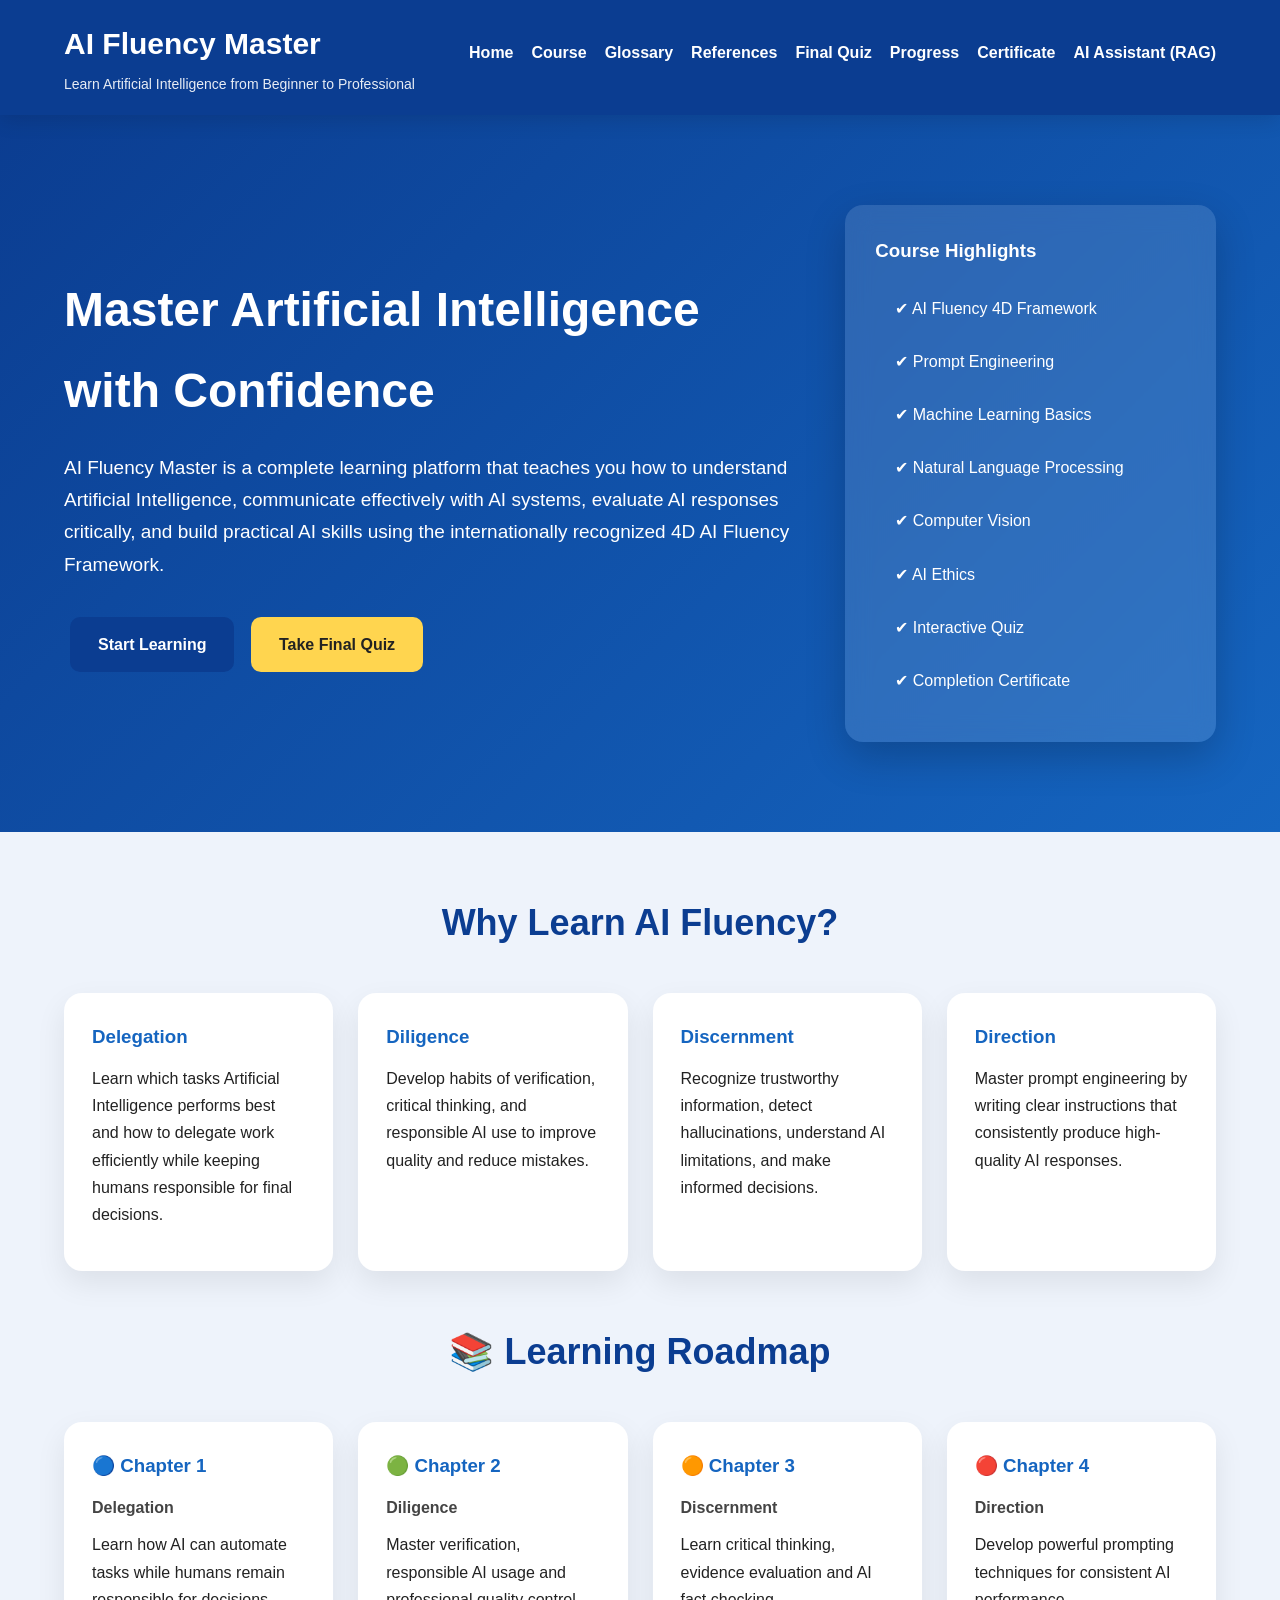
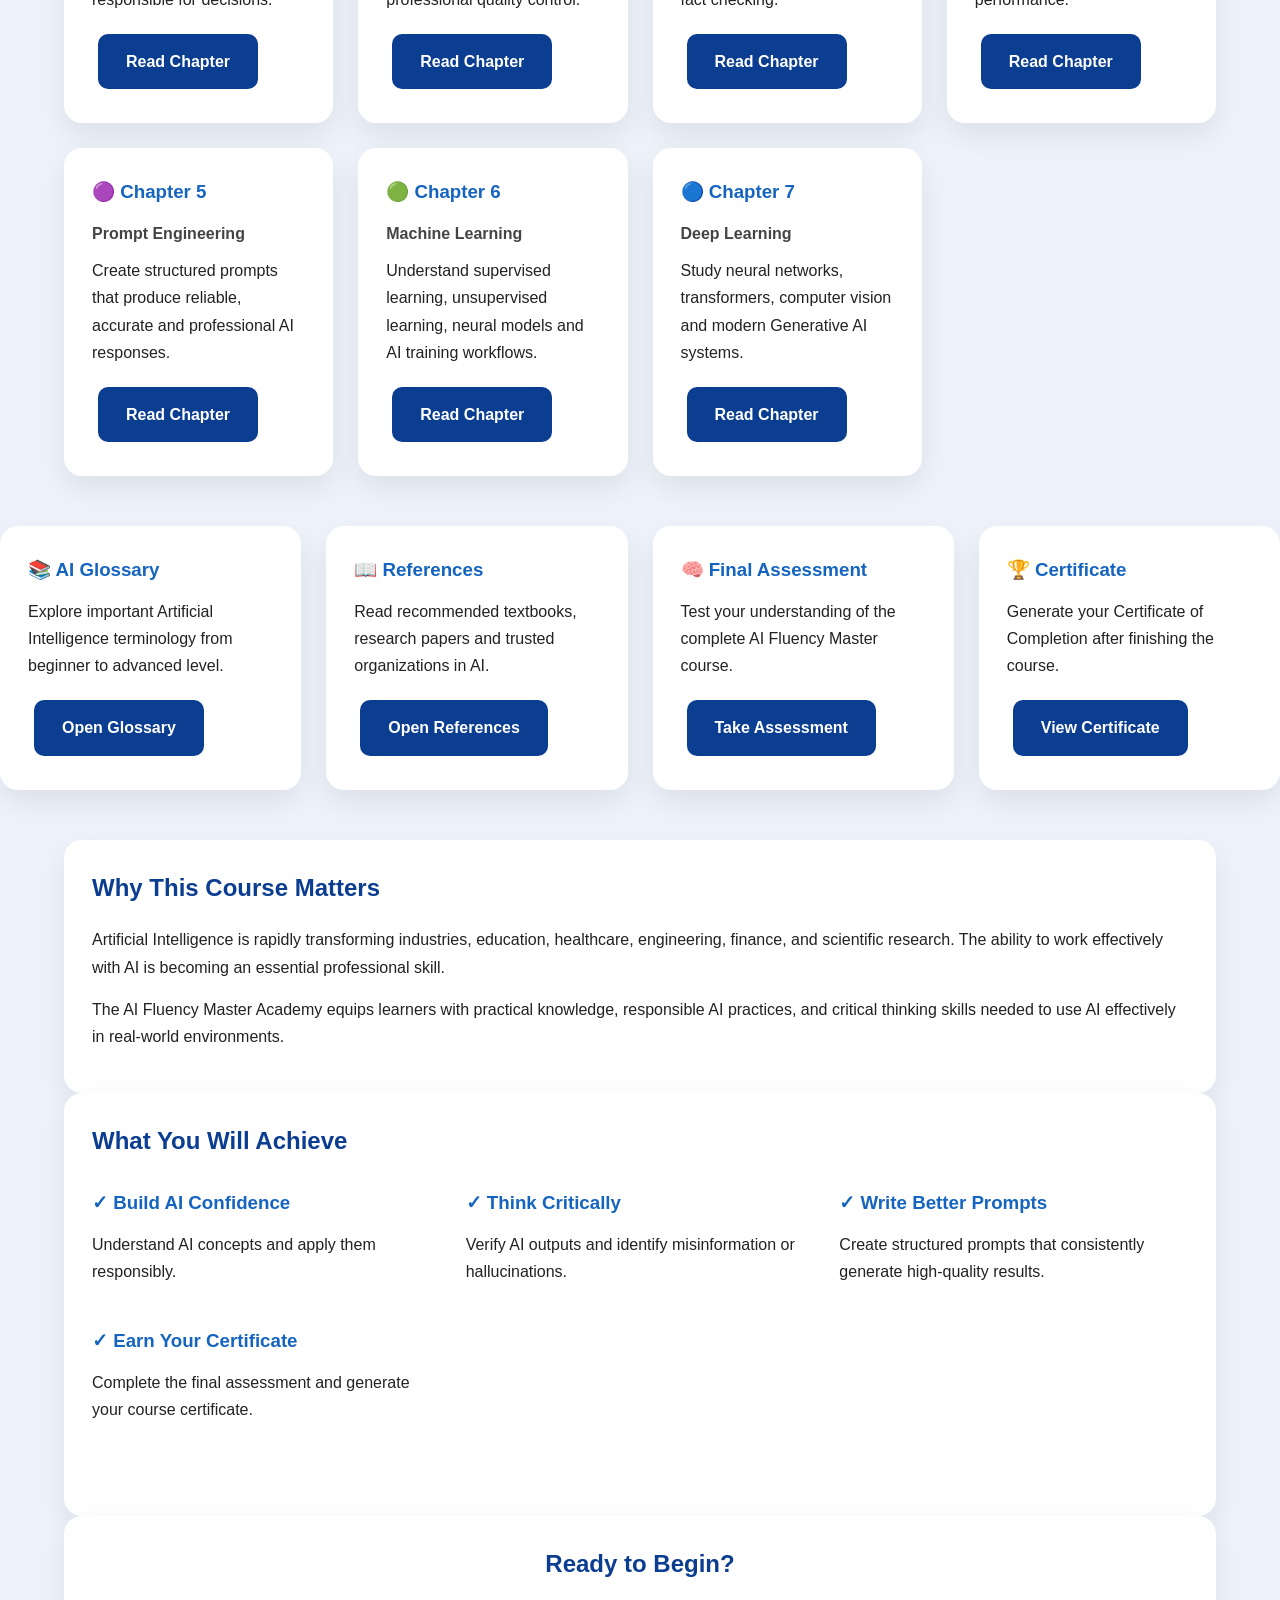
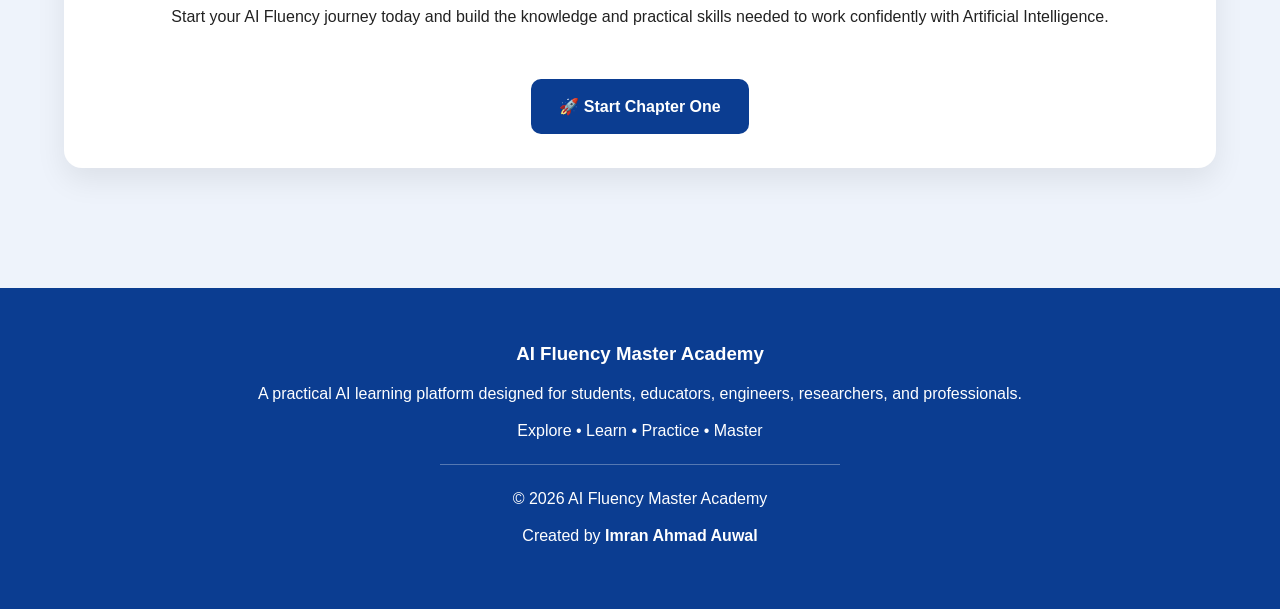
<file: index.html>
<!DOCTYPE html>
<html lang="en">

<head>

<meta charset="UTF-8">

<meta name="viewport"
content="width=device-width, initial-scale=1.0">

<title>AI Fluency Master Academy</title>

<meta name="description"
content="A complete AI learning platform covering AI Fluency, Prompt Engineering, Machine Learning, NLP, Computer Vision and more.">

<link rel="stylesheet" href="css/style.css">
<link rel="stylesheet" href="css/animations.css">
<link rel="stylesheet" href="css/responsive.css">

</head>

<body>

<header class="site-header">

<div class="container">

<div class="logo">

<h1>AI Fluency Master</h1>

<p>Learn Artificial Intelligence from Beginner to Professional</p>

</div>

<nav>

<ul>

<li><a href="index.html">Home</a></li>

<li><a href="chapters/chapter1.html">Course</a></li>

<li><a href="glossary.html">Glossary</a></li>

<li><a href="references.html">References</a></li>

<li><a href="global-quiz.html">Final Quiz</a></li>

<li><a href="progress.html">Progress</a></li><li><a href="certificate.html">Certificate</a></li>
  
<li><a href="assistant.html">AI Assistant (RAG)</a></li>

</ul>

</nav>

</div>

</header>

<section class="hero">

<div class="container hero-grid">

<div>

<h2>

Master Artificial Intelligence with Confidence

</h2>

<p>

AI Fluency Master is a complete learning platform that teaches you how to understand Artificial Intelligence, communicate effectively with AI systems, evaluate AI responses critically, and build practical AI skills using the internationally recognized 4D AI Fluency Framework.

</p>

<div class="hero-buttons">

<a class="btn"

href="chapters/chapter1.html">

Start Learning

</a>

<a class="btn secondary"

href="global-quiz.html">

Take Final Quiz

</a>

</div>

</div>

<div class="hero-card">

<h3>

Course Highlights

</h3>

<ul>

<li>✔ AI Fluency 4D Framework</li>

<li>✔ Prompt Engineering</li>

<li>✔ Machine Learning Basics</li>

<li>✔ Natural Language Processing</li>

<li>✔ Computer Vision</li>

<li>✔ AI Ethics</li>

<li>✔ Interactive Quiz</li>

<li>✔ Completion Certificate</li>

</ul>

</div>

</div>

</section>

<main>

<section class="container">

<h2 class="section-title">

Why Learn AI Fluency?

</h2>

<div class="cards">

<div class="card">

<h3>Delegation</h3>

<p>

Learn which tasks Artificial Intelligence performs best and how to delegate work efficiently while keeping humans responsible for final decisions.

</p>

</div>

<div class="card">

<h3>Diligence</h3>

<p>

Develop habits of verification, critical thinking, and responsible AI use to improve quality and reduce mistakes.

</p>

</div>

<div class="card">

<h3>Discernment</h3>

<p>

Recognize trustworthy information, detect hallucinations, understand AI limitations, and make informed decisions.

</p>

</div>

<div class="card">

<h3>Direction</h3>

<p>

Master prompt engineering by writing clear instructions that consistently produce high-quality AI responses.

</p>

</div>

</div>

</section>
  <section class="container">

<h2 class="section-title">
📚 Learning Roadmap
</h2>

<div class="cards">

<div class="card">
<h3>🔵 Chapter 1</h3>
<h4>Delegation</h4>
<p>Learn how AI can automate tasks while humans remain responsible for decisions.</p>
<a class="btn" href="chapters/chapter1.html">Read Chapter</a>
</div>

<div class="card">
<h3>🟢 Chapter 2</h3>
<h4>Diligence</h4>
<p>Master verification, responsible AI usage and professional quality control.</p>
<a class="btn" href="chapters/chapter2.html">Read Chapter</a>
</div>

<div class="card">
<h3>🟠 Chapter 3</h3>
<h4>Discernment</h4>
<p>Learn critical thinking, evidence evaluation and AI fact checking.</p>
<a class="btn" href="chapters/chapter3.html">Read Chapter</a>
</div>

<div class="card">
<h3>🔴 Chapter 4</h3>
<h4>Direction</h4>
<p>Develop powerful prompting techniques for consistent AI performance.</p>
<a class="btn" href="chapters/chapter4.html">Read Chapter</a>
</div>

<div class="card">
<h3>🟣 Chapter 5</h3>
<h4>Prompt Engineering</h4>
<p>Create structured prompts that produce reliable, accurate and professional AI responses.</p>
<a class="btn" href="chapters/chapter5.html">Read Chapter</a>
</div>

<div class="card">
<h3>🟢 Chapter 6</h3>
<h4>Machine Learning</h4>
<p>Understand supervised learning, unsupervised learning, neural models and AI training workflows.</p>
<a class="btn" href="chapters/chapter6.html">Read Chapter</a>
</div>

<div class="card">
<h3>🔵 Chapter 7</h3>
<h4>Deep Learning</h4>
<p>Study neural networks, transformers, computer vision and modern Generative AI systems.</p>
<a class="btn" href="chapters/chapter7.html">Read Chapter</a>
</div>

</div>

</section>

<div class="cards">

<div class="card">

<h3>📚 AI Glossary</h3>

<p>

Explore important Artificial Intelligence terminology from beginner to advanced level.

</p>

<a class="btn"
href="glossary.html">

Open Glossary

</a>

</div>

<div class="card">

<h3>📖 References</h3>

<p>

Read recommended textbooks, research papers and trusted organizations in AI.

</p>

<a class="btn"
href="references.html">

Open References

</a>

</div>

<div class="card">

<h3>🧠 Final Assessment</h3>

<p>

Test your understanding of the complete AI Fluency Master course.

</p>

<a class="btn"
href="global-quiz.html">

Take Assessment

</a>

</div>

<div class="card">

<h3>🏆 Certificate</h3>

<p>

Generate your Certificate of Completion after finishing the course.

</p>

<a class="btn"
href="certificate.html">

View Certificate

</a>

</div>

</div>

</section>

<section class="container">

<div class="card">

<h2>

Why This Course Matters

</h2>

<p>

Artificial Intelligence is rapidly transforming industries, education, healthcare, engineering, finance, and scientific research. The ability to work effectively with AI is becoming an essential professional skill.

</p>

<p>

The AI Fluency Master Academy equips learners with practical knowledge, responsible AI practices, and critical thinking skills needed to use AI effectively in real-world environments.

</p>

</div>

</section>

  <section class="container">

<div class="card">

<h2>

What You Will Achieve

</h2>

<div class="cards">

<div>

<h3>✓ Build AI Confidence</h3>

<p>Understand AI concepts and apply them responsibly.</p>

</div>

<div>

<h3>✓ Think Critically</h3>

<p>Verify AI outputs and identify misinformation or hallucinations.</p>

</div>

<div>

<h3>✓ Write Better Prompts</h3>

<p>Create structured prompts that consistently generate high-quality results.</p>

</div>

<div>

<h3>✓ Earn Your Certificate</h3>

<p>Complete the final assessment and generate your course certificate.</p>

</div>

</div>

</div>

</section>

<section class="container">

<div class="card" style="text-align:center;">

<h2>

Ready to Begin?

</h2>

<p>

Start your AI Fluency journey today and build the knowledge and practical skills needed to work confidently with Artificial Intelligence.

</p>

<br>

<a class="btn" href="chapters/chapter1.html">

🚀 Start Chapter One

</a>

</div>

</section>

</main>

<footer class="site-footer">

<div class="container">

<h3>AI Fluency Master Academy</h3>

<p>

A practical AI learning platform designed for students, educators, engineers, researchers, and professionals.

</p>

<p>

Explore • Learn • Practice • Master

</p>

<hr>

<p>

© 2026 AI Fluency Master Academy

</p>

<p>

Created by

<strong>Imran Ahmad Auwal</strong>

</p>

</div>

</footer>

<script src="js/app.js"></script>

</body>

</html>
</file>
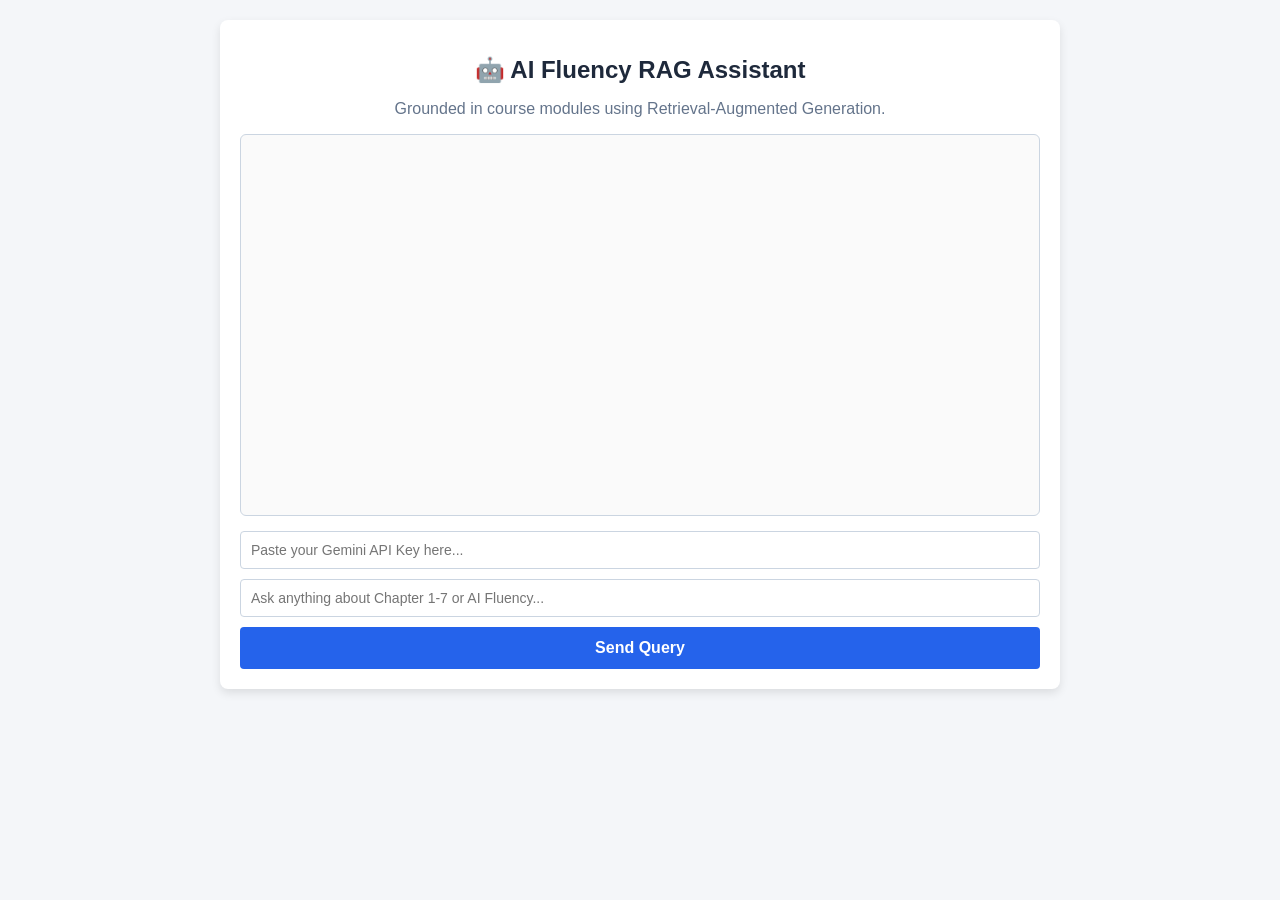
<file: assistant.html>
<!DOCTYPE html>
<html lang="en">
<head>
  <meta charset="UTF-8">
  <meta name="viewport" content="width=device-width, initial-scale=1.0">
  <title>RAG AI Assistant - AI Fluency Master</title>
  <style>
    body { font-family: Arial, sans-serif; background-color: #f4f6f9; margin: 0; padding: 20px; }
    .chat-container { max-width: 800px; margin: 0 auto; background: #ffffff; border-radius: 8px; box-shadow: 0 4px 10px rgba(0,0,0,0.1); padding: 20px; }
    h1 { color: #1e293b; font-size: 24px; text-align: center; }
    #chat-box { height: 350px; overflow-y: auto; border: 1px solid #cbd5e1; border-radius: 6px; padding: 15px; margin-bottom: 15px; background: #fafafa; }
    .user-msg { color: #0f172a; font-weight: bold; margin-bottom: 8px; }
    .bot-msg { color: #0369a1; background: #f0f9ff; padding: 10px; border-radius: 6px; margin-bottom: 15px; }
    .error-msg { color: #b91c1c; background: #fef2f2; }
    .source-tag { font-size: 12px; color: #64748b; margin-top: 8px; display: block; }
    .input-group { display: flex; flex-direction: column; gap: 10px; }
    input[type="text"], input[type="password"] { padding: 10px; border: 1px solid #cbd5e1; border-radius: 4px; font-size: 14px; }
    button { padding: 12px; background: #2563eb; color: white; border: none; border-radius: 4px; cursor: pointer; font-size: 16px; font-weight: bold; }
    button:hover { background: #1d4ed8; }
    button:disabled { opacity: 0.7; cursor: wait; }
  </style>
</head>
<body>

<div class="chat-container">
  <h1>🤖 AI Fluency RAG Assistant</h1>
  <p style="text-align:center; color:#64748b;">Grounded in course modules using Retrieval-Augmented Generation.</p>

  <div id="chat-box"></div>

  <div class="input-group">
    <input type="password" id="api-key" autocomplete="off" placeholder="Paste your Gemini API Key here..." />
    <input type="text" id="user-input" placeholder="Ask anything about Chapter 1-7 or AI Fluency..." />
    <button id="send-button" onclick="handleSend()">Send Query</button>
  </div>
</div>

<script src="js/rag-engine.js"></script>
<script>
  function escapeHtml(value) {
    return String(value)
      .replace(/&/g, "&amp;")
      .replace(/</g, "&lt;")
      .replace(/>/g, "&gt;")
      .replace(/"/g, "&quot;")
      .replace(/'/g, "&#039;");
  }

  async function handleSend() {
    const inputField = document.getElementById('user-input');
    const keyField = document.getElementById('api-key');
    const chatBox = document.getElementById('chat-box');
    const sendButton = document.getElementById('send-button');

    const query = inputField.value.trim();
    const apiKey = keyField.value.trim();

    if (!query || !apiKey) {
      alert('Please enter both your API Key and a question.');
      return;
    }

    chatBox.innerHTML += '<div class="user-msg">You: ' + escapeHtml(query) + '</div>';
    inputField.value = '';

    const loadingId = 'loading-' + Date.now();
    chatBox.innerHTML += '<div class="bot-msg" id="' + loadingId + '"><em>Retrieving course knowledge base and generating grounded response...</em></div>';
    chatBox.scrollTop = chatBox.scrollHeight;
    sendButton.disabled = true;

    try {
      const result = await runRAGQuery(query, apiKey);
      const loadingElem = document.getElementById(loadingId);

      const sourceInfo = result.sources?.length
        ? '<span class="source-tag">📚 Context Retrieved From: ' +
          result.sources.map(s => escapeHtml(s.chapter + ' (' + s.title + ')')).join(', ') +
          '</span>'
        : '';

      loadingElem.innerHTML = '<strong>AI Assistant:</strong><br>' +
        escapeHtml(result.answer).replace(/\n/g, '<br>') +
        sourceInfo;
    } catch (err) {
      const loadingElem = document.getElementById(loadingId);
      loadingElem.classList.add('error-msg');
      loadingElem.innerHTML = '<strong>Error:</strong> ' + escapeHtml(err.message);
    } finally {
      sendButton.disabled = false;
    }

    chatBox.scrollTop = chatBox.scrollHeight;
  }
</script>

</body>
</html>
</file>
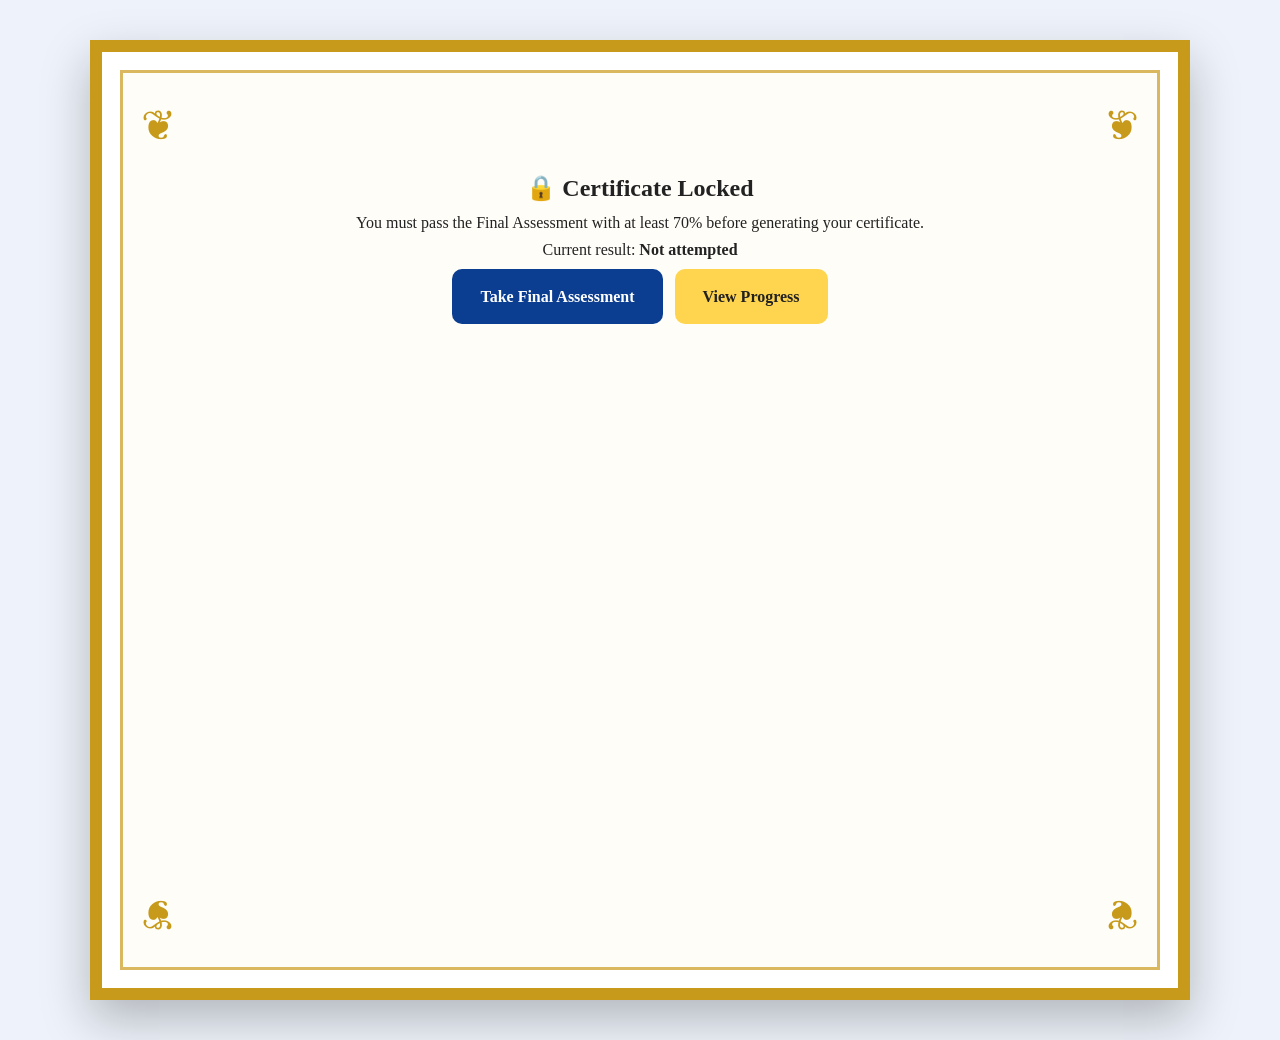
<file: certificate.html>
<!DOCTYPE html><html lang="en"><head><meta charset="UTF-8"><meta name="viewport" content="width=device-width,initial-scale=1.0"><title>Certificate | AI Fluency Master Academy</title><link rel="stylesheet" href="css/style.css"><style>body{margin:0;padding:40px;background:#eef3fb;font-family:Georgia,serif}.certificate-wrapper{max-width:1100px;margin:auto;background:#fff;border:12px solid #c79a1b;padding:18px;box-shadow:0 20px 45px rgba(0,0,0,.25)}.certificate{border:3px solid #d9b85f;padding:55px;background:#fffdf8;position:relative;min-height:900px}.corner{position:absolute;font-size:42px;color:#c79a1b}.top-left{top:18px;left:18px}.top-right{top:18px;right:18px;transform:scaleX(-1)}.bottom-left{bottom:18px;left:18px;transform:scaleY(-1)}.bottom-right{bottom:18px;right:18px;transform:rotate(180deg)}.academy{text-align:center;margin-top:15px}.academy h1{margin:10px 0;font-size:46px;color:#082b63}.subtitle{font-size:22px;letter-spacing:2px;color:#b18608;font-weight:bold;margin-bottom:30px}.main-title{text-align:center;font-size:62px;font-weight:bold;color:#0a2a66;margin-top:30px}.presented{text-align:center;font-size:24px;margin-top:50px}.lock-card{text-align:center;max-width:760px;margin:40px auto}.no-print{display:block}@media(max-width:700px){body{padding:10px}.certificate{padding:25px;min-height:700px}.academy h1{font-size:30px}.main-title{font-size:38px}.subtitle{font-size:16px}.presented{font-size:19px}}@media print{body{background:#fff;padding:0}.certificate-wrapper{box-shadow:none;border:8px solid #c79a1b;max-width:none}.no-print{display:none!important}.certificate{min-height:0}}</style></head><body><div class="certificate-wrapper"><div class="certificate"><div class="corner top-left">❦</div><div class="corner top-right">❦</div><div class="corner bottom-left">❦</div><div class="corner bottom-right">❦</div><div id="locked" class="lock-card no-print"><h2>🔒 Certificate Locked</h2><p>You must pass the Final Assessment with at least 70% before generating your certificate.</p><p>Current result: <strong id="currentScore">Not attempted</strong></p><a href="global-quiz.html" class="btn">Take Final Assessment</a><a href="progress.html" class="btn secondary">View Progress</a></div><div id="certificateArea" style="display:none"><div class="academy"><div style="font-size:65px">🏆</div><h1>AI Fluency Master Academy</h1><div class="subtitle">PROFESSIONAL CERTIFICATE OF ACHIEVEMENT</div></div><div class="main-title">CERTIFICATE OF COMPLETION</div><div class="presented">This certificate is proudly presented to</div><div id="nameEntry" class="no-print" style="text-align:center;margin-top:35px"><input id="studentName" type="text" placeholder="Enter Your Full Name" style="width:65%;padding:16px;font-size:24px;text-align:center;border:3px solid #c79a1b;border-radius:8px;font-family:Georgia,serif"><br><button class="btn" onclick="generateCertificate()">Generate Certificate</button></div><div id="certificateContent" style="display:none"><h2 id="displayName" style="text-align:center;font-size:52px;color:#082b63;margin-top:25px"></h2><p style="text-align:center;font-size:24px;margin-top:25px;line-height:1.8">has successfully completed the</p><h2 style="text-align:center;font-size:38px;color:#0b2e6b">AI Fluency Master Professional Programme</h2><p style="text-align:center;font-size:22px;max-width:900px;margin:35px auto;line-height:1.8">Through dedication, continuous learning, critical thinking, prompt engineering, responsible AI practices, and practical application of modern Artificial Intelligence technologies.</p></div><div id="certificateFooter" style="display:none;margin-top:70px"><div style="display:flex;justify-content:space-between;flex-wrap:wrap"><div style="text-align:center;width:30%"><b>CERTIFICATE ID</b><div id="certificateID"></div></div><div style="text-align:center;width:30%;font-size:40px">🏅<div style="font-size:15px">AI FLUENCY MASTER ACADEMY</div></div><div style="text-align:center;width:30%"><b>DATE OF ISSUE</b><div id="issueDate"></div></div></div><div style="margin-top:80px;display:flex;justify-content:space-between"><div style="text-align:center;width:40%;font-size:18px"><div style="font-family:cursive;font-size:30px">Imran A. Auwal</div><hr><b>COURSE DIRECTOR</b></div><div style="text-align:center;width:40%;font-size:18px"><div style="font-family:cursive;font-size:30px">Imran Ahmad Auwal</div><hr><b>FOUNDER &amp; AUTHOR</b></div></div></div></div></div></div><script>function progress(){try{return JSON.parse(localStorage.getItem("afm-progress")||"{}")}catch(e){return{}}}function init(){const p=progress();if(p.finalQuizPassed===true&&Number(p.finalQuizScore)>=70){document.getElementById("locked").style.display="none";document.getElementById("certificateArea").style.display="block"}else document.getElementById("currentScore").textContent=p.finalQuizScore!=null?p.finalQuizScore+"%":"Not attempted"}function generateCertificate(){const input=document.getElementById("studentName"),name=input.value.trim();if(!name){alert("Please enter your full name.");return}const p=progress();const id=p.certificateId||"AFM-"+Math.floor(100000+Math.random()*900000);p.certificateId=id;localStorage.setItem("afm-progress",JSON.stringify(p));document.getElementById("displayName").textContent=name;document.getElementById("certificateID").textContent=id;document.getElementById("issueDate").textContent=new Date().toLocaleDateString("en-US",{year:"numeric",month:"long",day:"numeric"});document.getElementById("certificateContent").style.display="block";document.getElementById("certificateFooter").style.display="block";document.getElementById("nameEntry").style.display="none"}document.addEventListener("DOMContentLoaded",init)</script></body></html>
</file>
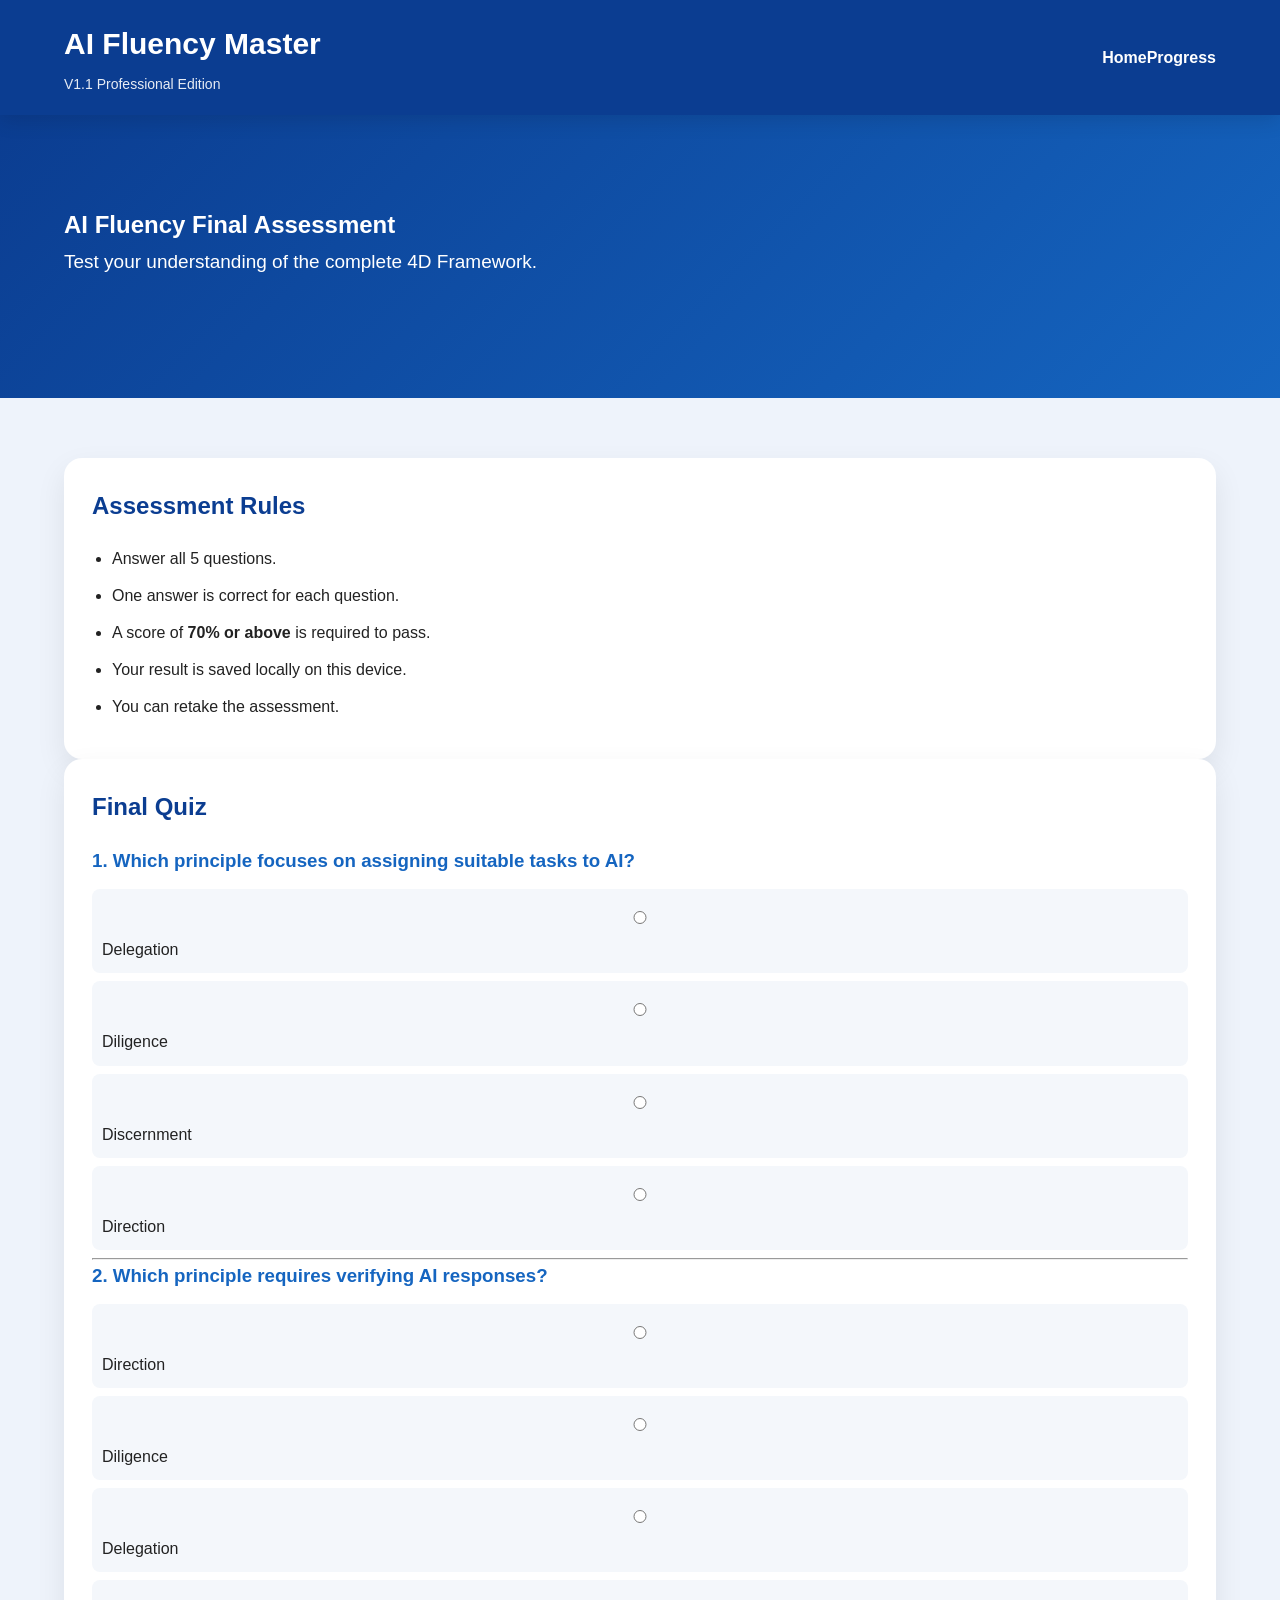
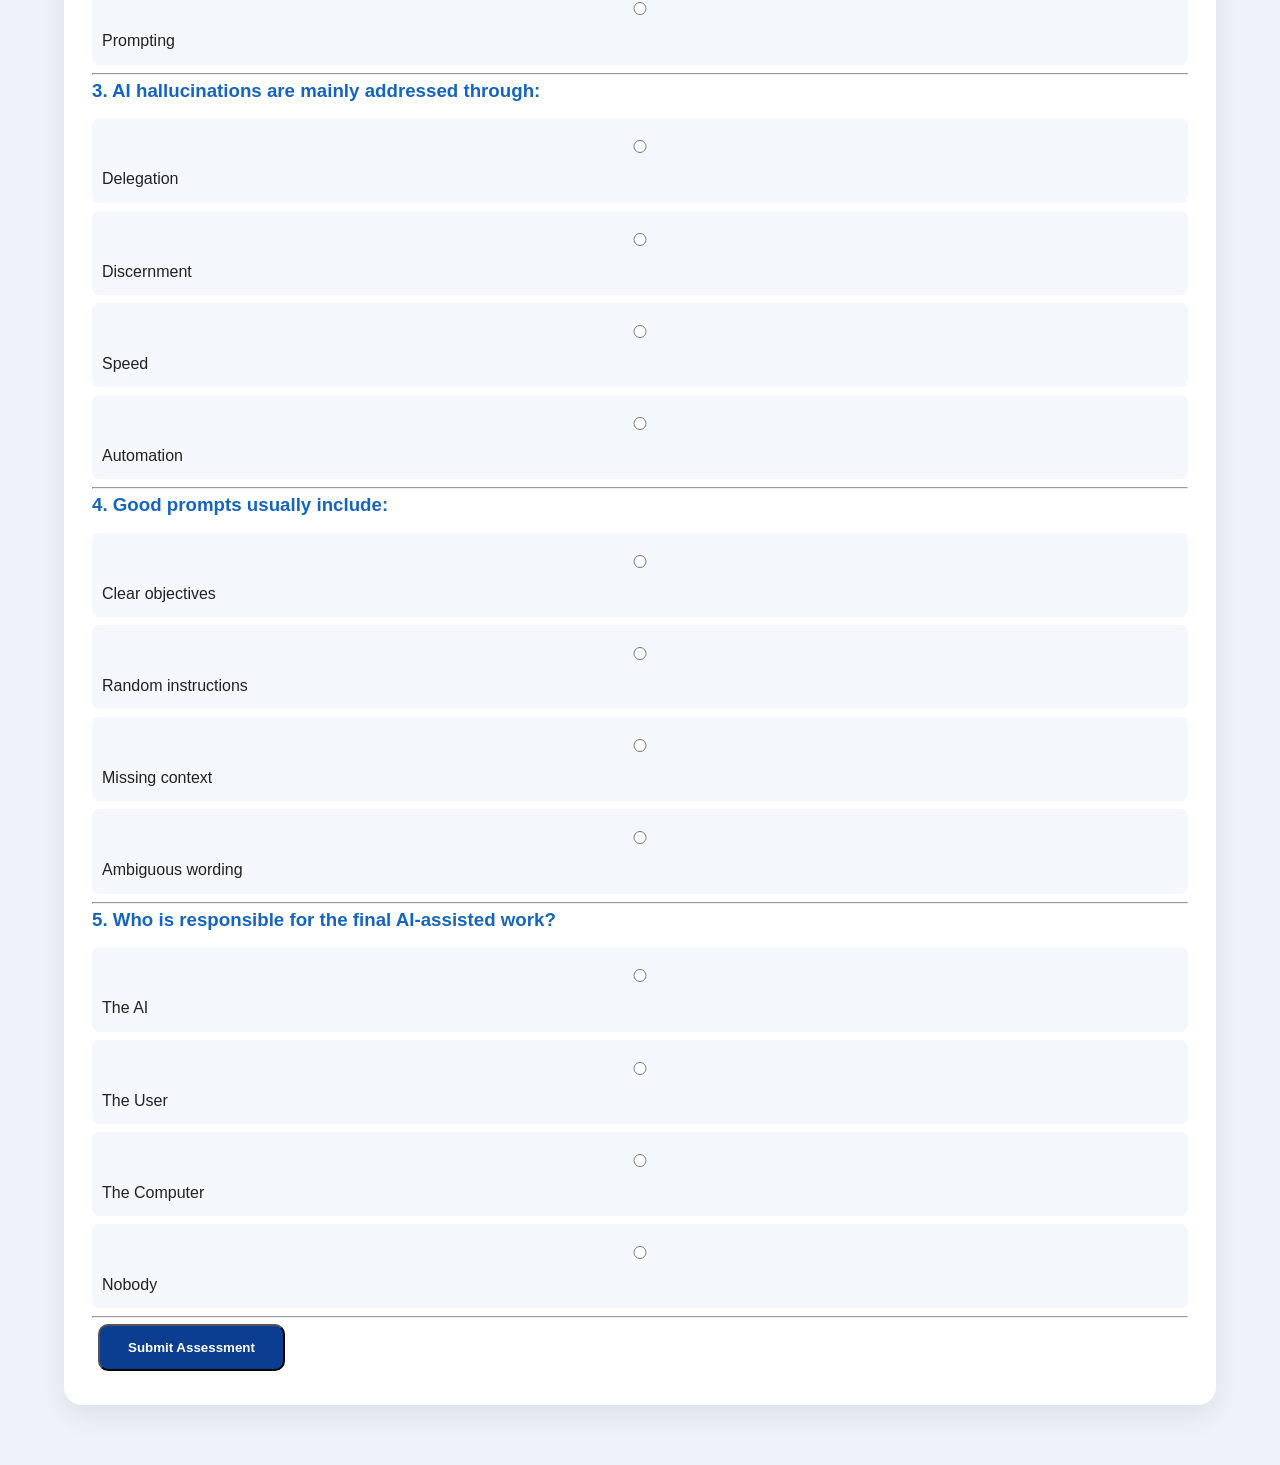
<file: global-quiz.html>
<!DOCTYPE html><html lang="en"><head><meta charset="UTF-8"><meta name="viewport" content="width=device-width,initial-scale=1.0"><title>Final Assessment | AI Fluency Master</title><link rel="stylesheet" href="css/style.css"><link rel="stylesheet" href="css/animations.css"><link rel="stylesheet" href="css/responsive.css"></head><body><header class="site-header"><div class="container"><div class="logo"><h1>AI Fluency Master</h1><p>V1.1 Professional Edition</p></div><nav><a href="index.html">Home</a><a href="progress.html">Progress</a></nav></div></header><section class="hero"><div class="container"><h1>AI Fluency Final Assessment</h1><p>Test your understanding of the complete 4D Framework.</p></div></section><main class="container"><section class="card reveal"><h2>Assessment Rules</h2><ul><li>Answer all 5 questions.</li><li>One answer is correct for each question.</li><li>A score of <strong>70% or above</strong> is required to pass.</li><li>Your result is saved locally on this device.</li><li>You can retake the assessment.</li></ul></section><section id="quiz" class="card reveal"><h2>Final Quiz</h2><form id="quizForm"><h3>1. Which principle focuses on assigning suitable tasks to AI?</h3><label><input type="radio" name="q1" value="a"> Delegation</label><label><input type="radio" name="q1" value="b"> Diligence</label><label><input type="radio" name="q1" value="c"> Discernment</label><label><input type="radio" name="q1" value="d"> Direction</label><hr><h3>2. Which principle requires verifying AI responses?</h3><label><input type="radio" name="q2" value="a"> Direction</label><label><input type="radio" name="q2" value="b"> Diligence</label><label><input type="radio" name="q2" value="c"> Delegation</label><label><input type="radio" name="q2" value="d"> Prompting</label><hr><h3>3. AI hallucinations are mainly addressed through:</h3><label><input type="radio" name="q3" value="a"> Delegation</label><label><input type="radio" name="q3" value="b"> Discernment</label><label><input type="radio" name="q3" value="c"> Speed</label><label><input type="radio" name="q3" value="d"> Automation</label><hr><h3>4. Good prompts usually include:</h3><label><input type="radio" name="q4" value="a"> Clear objectives</label><label><input type="radio" name="q4" value="b"> Random instructions</label><label><input type="radio" name="q4" value="c"> Missing context</label><label><input type="radio" name="q4" value="d"> Ambiguous wording</label><hr><h3>5. Who is responsible for the final AI-assisted work?</h3><label><input type="radio" name="q5" value="a"> The AI</label><label><input type="radio" name="q5" value="b"> The User</label><label><input type="radio" name="q5" value="c"> The Computer</label><label><input type="radio" name="q5" value="d"> Nobody</label><hr><button type="button" class="btn" onclick="gradeQuiz()">Submit Assessment</button></form><div id="result" class="card" style="display:none;margin-top:25px"></div></section></main><script>function gradeQuiz(){const a={q1:"a",q2:"b",q3:"b",q4:"a",q5:"b"};let s=0,u=0;for(const q in a){const x=document.querySelector('input[name="'+q+'"]:checked');if(!x)u++;else if(x.value===a[q])s++}const r=document.getElementById("result");r.style.display="block";if(u){r.innerHTML="<h2>Assessment Incomplete</h2><p>Please answer all questions before submitting.</p>";return}const pct=Math.round(s/5*100),p=AFM.getProgress();p.quizzesPassed=p.quizzesPassed||[];p.finalQuizScore=pct;p.finalQuizPassed=pct>=70;p.certificateUnlocked=pct>=70;if(p.finalQuizPassed&&!p.quizzesPassed.includes("final"))p.quizzesPassed.push("final");AFM.saveProgress(p);r.innerHTML=p.finalQuizPassed?"<h2>🎉 Congratulations!</h2><p>You scored <strong>"+pct+"%</strong> and passed.</p><p>Your certificate is now unlocked.</p><a class='btn' href='certificate.html'>🏆 Open Certificate</a><a class='btn secondary' href='progress.html'>View Progress</a>":"<h2>Keep Learning</h2><p>You scored <strong>"+pct+"%</strong>. The pass mark is 70%.</p><p>Review the chapters and retake the assessment.</p><a class='btn secondary' href='progress.html'>View Progress</a>";r.scrollIntoView({behavior:"smooth"})}</script><script src="js/app.js"></script></body></html>
</file>
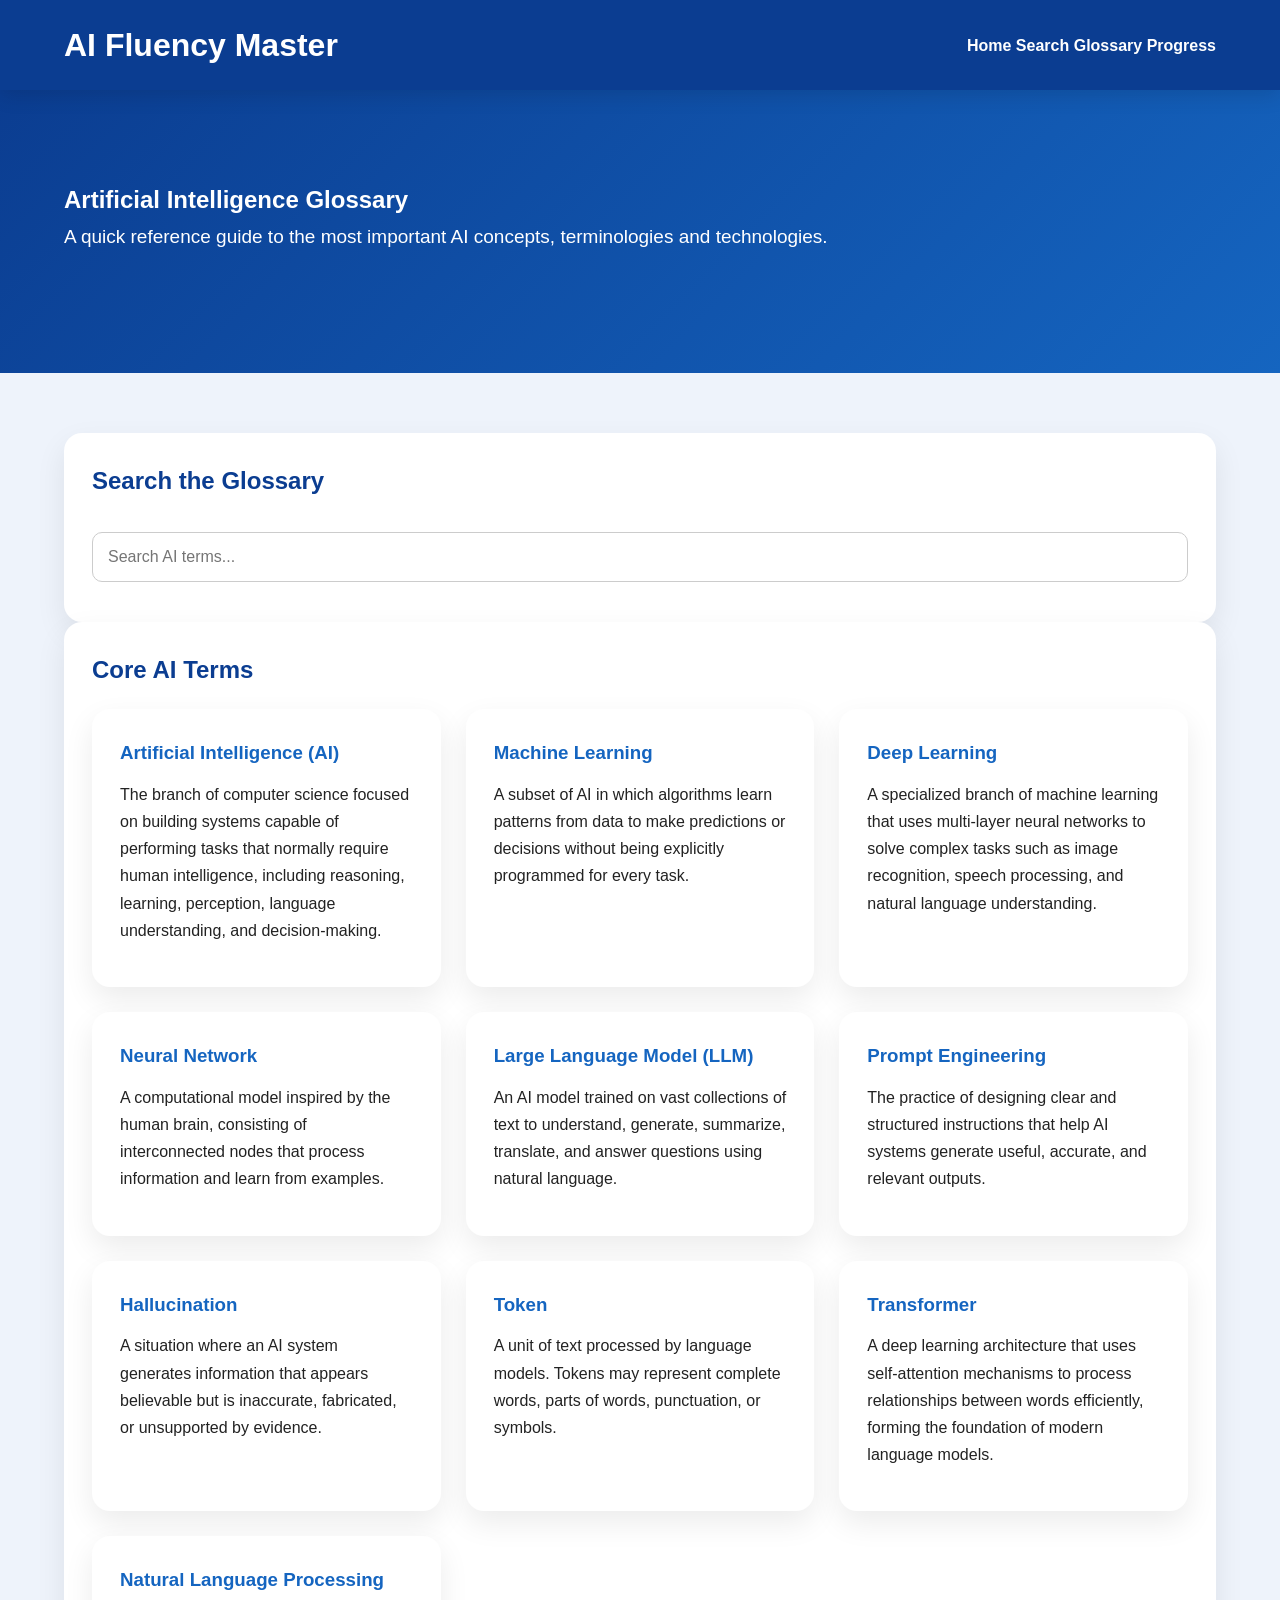
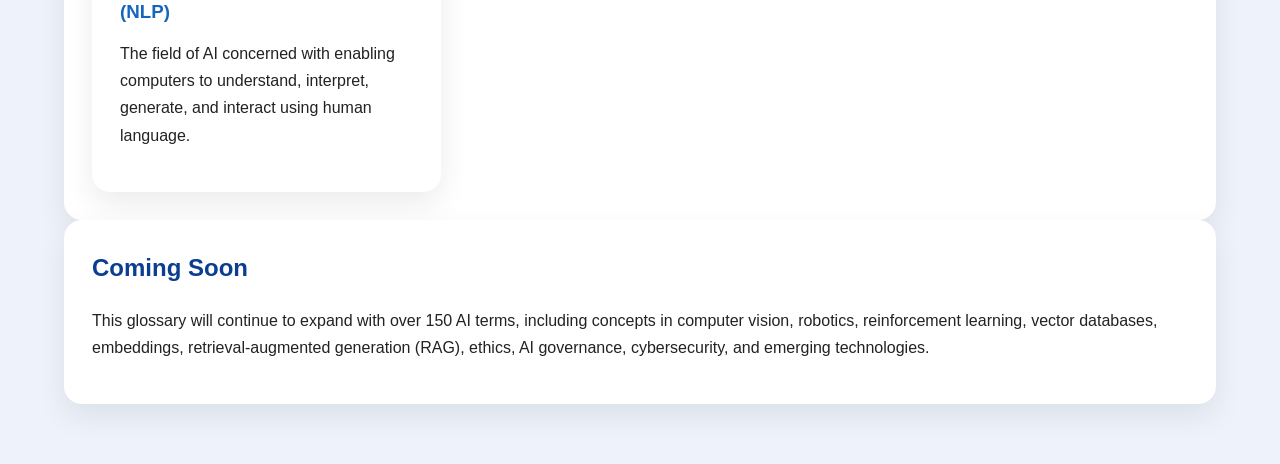
<file: glossary.html>
<!DOCTYPE html>
<html lang="en">

<head>

<meta charset="UTF-8">
<meta name="viewport" content="width=device-width, initial-scale=1.0">

<title>AI Glossary | AI Fluency Master</title>

<meta name="description"
content="Comprehensive AI Glossary for AI Fluency Master">

<link rel="stylesheet" href="css/style.css">
<link rel="stylesheet" href="css/animations.css">
<link rel="stylesheet" href="css/responsive.css">

</head>

<body>

<header class="site-header">

<div class="container">

<h1 class="logo">
AI Fluency Master
</h1>

<nav>

<a href="index.html">Home</a>
<a href="#search">Search</a>
<a href="#glossary">Glossary</a>

</nav>

</div>

</header>

<section class="hero">

<div class="container">

<h1>

Artificial Intelligence Glossary

</h1>

<p>

A quick reference guide to the most important AI concepts,
terminologies and technologies.

</p>

</div>

</section>

<main class="container">

<section id="search" class="card reveal">

<h2>Search the Glossary</h2>

<input
type="text"
id="glossarySearch"
placeholder="Search AI terms..."
style="width:100%;padding:15px;font-size:16px;border-radius:10px;">

</section>

<section id="glossary" class="card reveal">

<h2>Core AI Terms</h2>

<div class="grid">

<div class="card">

<h3>Artificial Intelligence (AI)</h3>

<p>

The branch of computer science focused on building systems capable of performing tasks that normally require human intelligence, including reasoning, learning, perception, language understanding, and decision-making.

</p>

</div>

<div class="card">

<h3>Machine Learning</h3>

<p>

A subset of AI in which algorithms learn patterns from data to make predictions or decisions without being explicitly programmed for every task.

</p>

</div>

<div class="card">

<h3>Deep Learning</h3>

<p>

A specialized branch of machine learning that uses multi-layer neural networks to solve complex tasks such as image recognition, speech processing, and natural language understanding.

</p>

</div>

<div class="card">

<h3>Neural Network</h3>

<p>

A computational model inspired by the human brain, consisting of interconnected nodes that process information and learn from examples.

</p>

</div>

<div class="card">

<h3>Large Language Model (LLM)</h3>

<p>

An AI model trained on vast collections of text to understand, generate, summarize, translate, and answer questions using natural language.

</p>

</div>

<div class="card">

<h3>Prompt Engineering</h3>

<p>

The practice of designing clear and structured instructions that help AI systems generate useful, accurate, and relevant outputs.

</p>

</div>

<div class="card">

<h3>Hallucination</h3>

<p>

A situation where an AI system generates information that appears believable but is inaccurate, fabricated, or unsupported by evidence.

</p>

</div>

<div class="card">

<h3>Token</h3>

<p>

A unit of text processed by language models. Tokens may represent complete words, parts of words, punctuation, or symbols.

</p>

</div>

<div class="card">

<h3>Transformer</h3>

<p>

A deep learning architecture that uses self-attention mechanisms to process relationships between words efficiently, forming the foundation of modern language models.

</p>

</div>

<div class="card">

<h3>Natural Language Processing (NLP)</h3>

<p>

The field of AI concerned with enabling computers to understand, interpret, generate, and interact using human language.

</p>

</div>

</div>

</section>

<section class="card reveal">

<h2>Coming Soon</h2>

<p>

This glossary will continue to expand with over 150 AI terms, including concepts in computer vision, robotics, reinforcement learning, vector databases, embeddings, retrieval-augmented generation (RAG), ethics, AI governance, cybersecurity, and emerging technologies.

</p>

</section>

</main>

<script>

const search=document.getElementById("glossarySearch");

search.addEventListener("keyup",function(){

const value=this.value.toLowerCase();

document.querySelectorAll("#glossary .card").forEach(card=>{

card.style.display=
card.innerText.toLowerCase().includes(value)
? "block":"none";

});

});

</script>

<script src="js/app.js"></script>

</body>

</html>
</file>
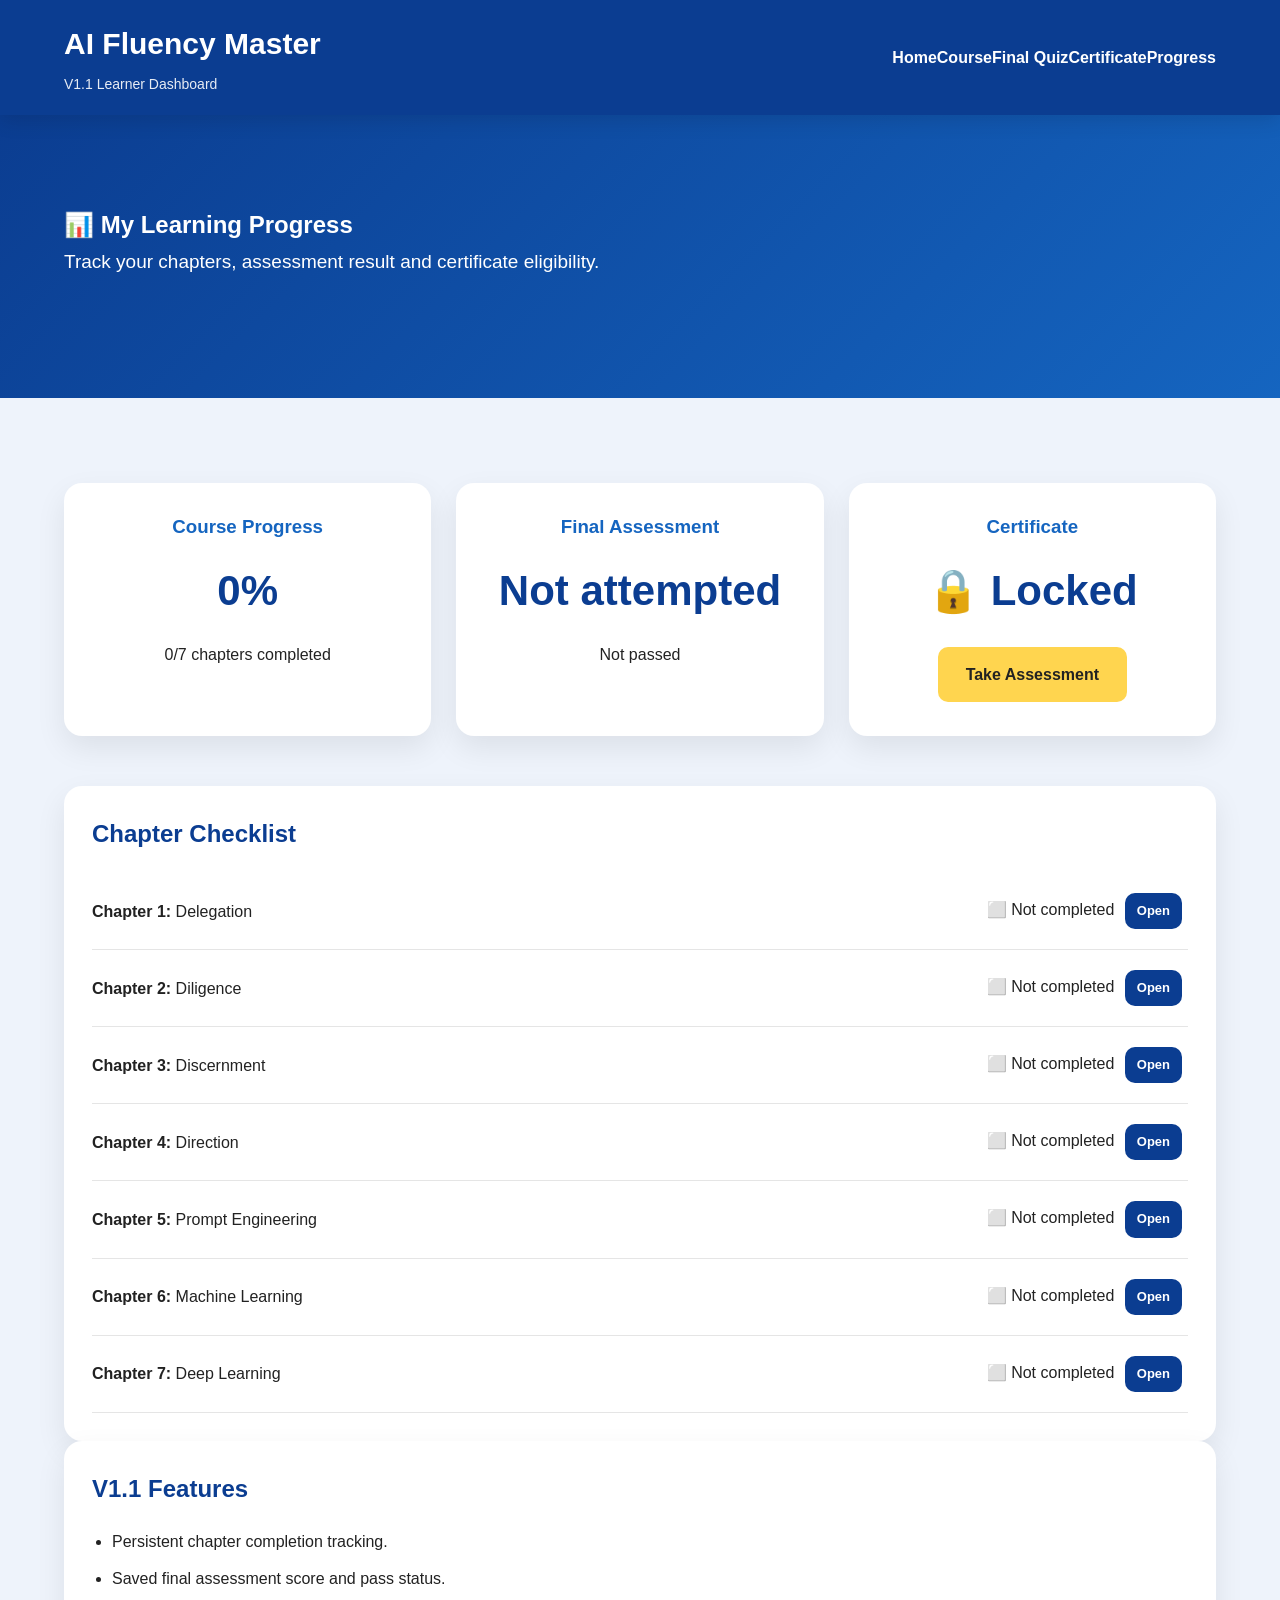
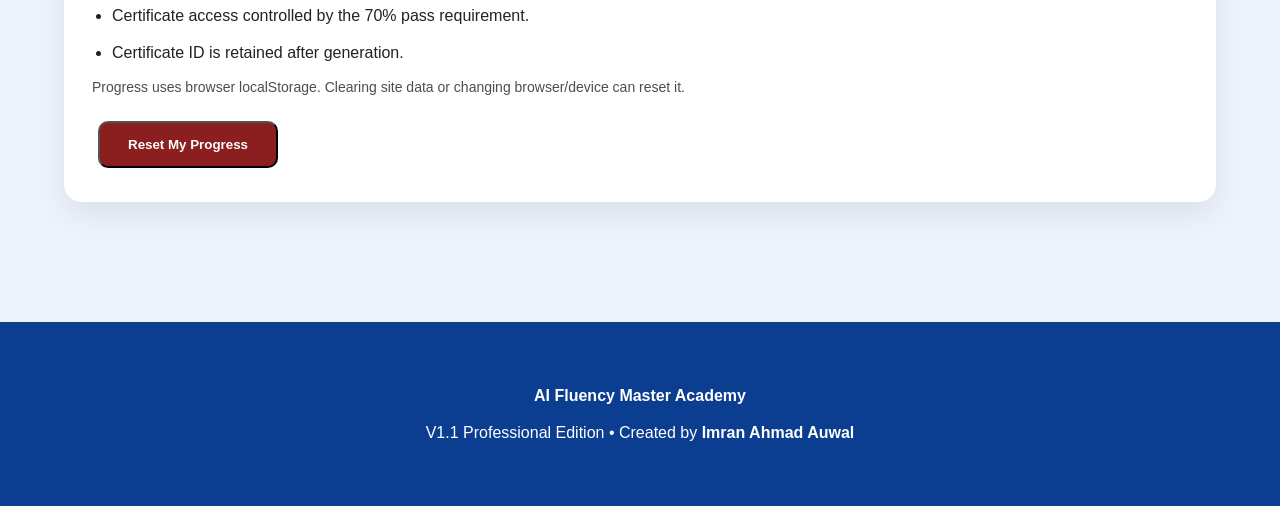
<file: progress.html>
<!DOCTYPE html><html lang="en"><head><meta charset="UTF-8"><meta name="viewport" content="width=device-width,initial-scale=1.0"><title>My Progress | AI Fluency Master</title><link rel="stylesheet" href="css/style.css"><link rel="stylesheet" href="css/animations.css"><link rel="stylesheet" href="css/responsive.css"><style>.stat-number{font-size:42px;font-weight:bold;color:#0b3d91}.progress-row{display:flex;justify-content:space-between;align-items:center;gap:15px;padding:14px 0;border-bottom:1px solid #e5e5e5}.mini{padding:7px 12px;font-size:13px}.small-note{font-size:14px;opacity:.8}.danger{background:#8b1e1e}.text-center{text-align:center}@media(max-width:700px){.progress-row{flex-direction:column;align-items:flex-start}}</style></head><body><header class="site-header"><div class="container"><div class="logo"><h1>AI Fluency Master</h1><p>V1.1 Learner Dashboard</p></div><nav><a href="index.html">Home</a><a href="chapters/chapter1.html">Course</a><a href="global-quiz.html">Final Quiz</a><a href="certificate.html">Certificate</a></nav></div></header><section class="hero"><div class="container"><h1>📊 My Learning Progress</h1><p>Track your chapters, assessment result and certificate eligibility.</p></div></section><main class="container"><section class="cards"><div class="card text-center"><h3>Course Progress</h3><p class="stat-number" data-afm-progress>0%</p><p><span data-afm-chapters>0/7</span> chapters completed</p></div><div class="card text-center"><h3>Final Assessment</h3><p class="stat-number" id="quizScore">Not attempted</p><p id="quizStatus">Not attempted</p></div><div class="card text-center"><h3>Certificate</h3><p class="stat-number" id="certificateStatus">🔒 Locked</p><a id="certificateLink" class="btn secondary" href="global-quiz.html">Take Assessment</a></div></section><section class="card"><h2>Chapter Checklist</h2><div id="chapterList"></div></section><section class="card"><h2>V1.1 Features</h2><ul><li>Persistent chapter completion tracking.</li><li>Saved final assessment score and pass status.</li><li>Certificate access controlled by the 70% pass requirement.</li><li>Certificate ID is retained after generation.</li></ul><p class="small-note">Progress uses browser localStorage. Clearing site data or changing browser/device can reset it.</p><button class="btn danger" onclick="resetProgress()">Reset My Progress</button></section></main><footer class="site-footer"><div class="container"><p><strong>AI Fluency Master Academy</strong></p><p>V1.1 Professional Edition • Created by <strong>Imran Ahmad Auwal</strong></p></div></footer><script src="js/app.js"></script><script>const names=["Delegation","Diligence","Discernment","Direction","Prompt Engineering","Machine Learning","Deep Learning"];function render(){const p=AFM.getProgress();document.getElementById("chapterList").innerHTML=names.map((n,i)=>{const x=i+1,d=p.completedChapters.includes(x);return "<div class='progress-row'><span><strong>Chapter "+x+":</strong> "+n+"</span><span>"+(d?"✅ Completed":"⬜ Not completed")+" <a class='btn mini' href='chapters/chapter"+x+".html'>Open</a></span></div>"}).join("");document.getElementById("quizScore").textContent=p.finalQuizScore==null?"Not attempted":p.finalQuizScore+"%";document.getElementById("quizStatus").textContent=p.finalQuizPassed?"🎉 Passed":"Not passed";document.getElementById("certificateStatus").textContent=p.certificateUnlocked?"🏆 Unlocked":"🔒 Locked";const l=document.getElementById("certificateLink");l.href=p.certificateUnlocked?"certificate.html":"global-quiz.html";l.textContent=p.certificateUnlocked?"Open Certificate":"Take Assessment"}function resetProgress(){if(confirm("Reset all AI Fluency Master progress on this device?")){localStorage.removeItem("afm-progress");location.reload()}}document.addEventListener("DOMContentLoaded",render);addEventListener("afm-progress-updated",render);</script></body></html>
</file>
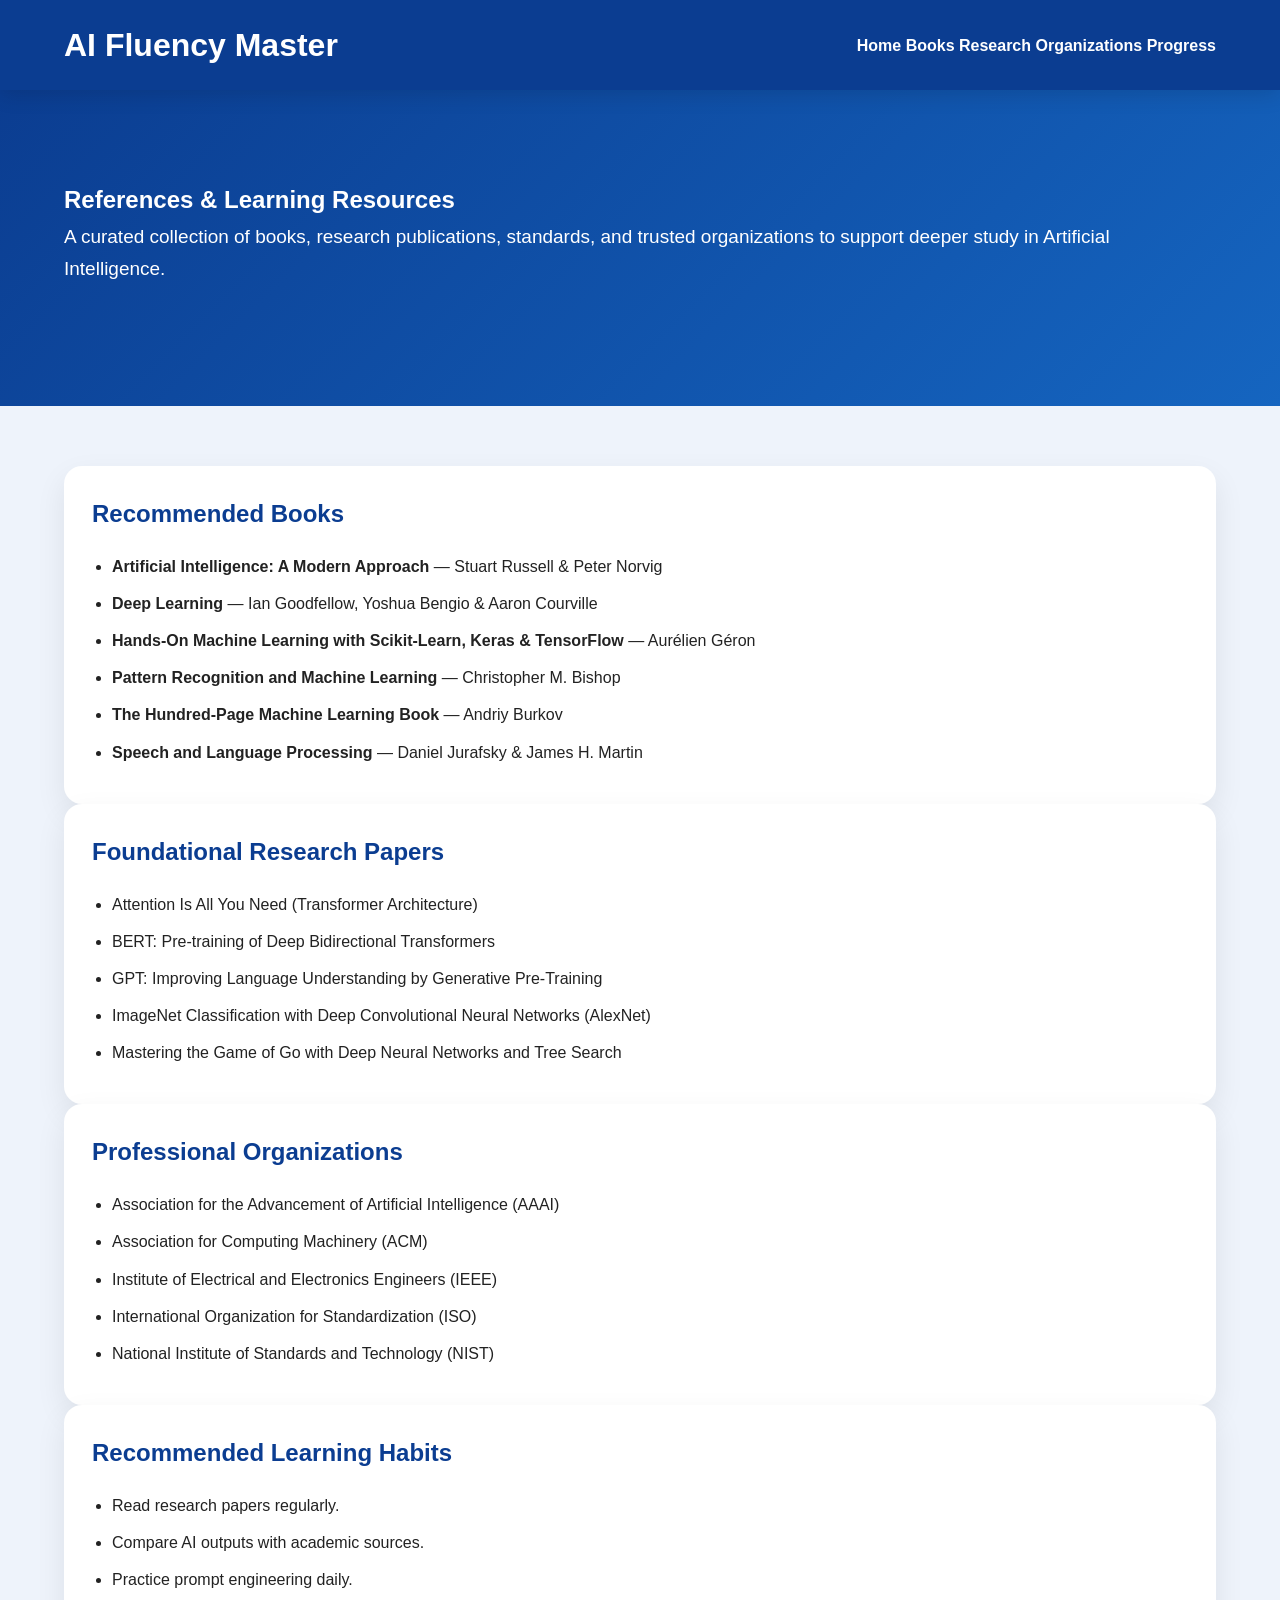
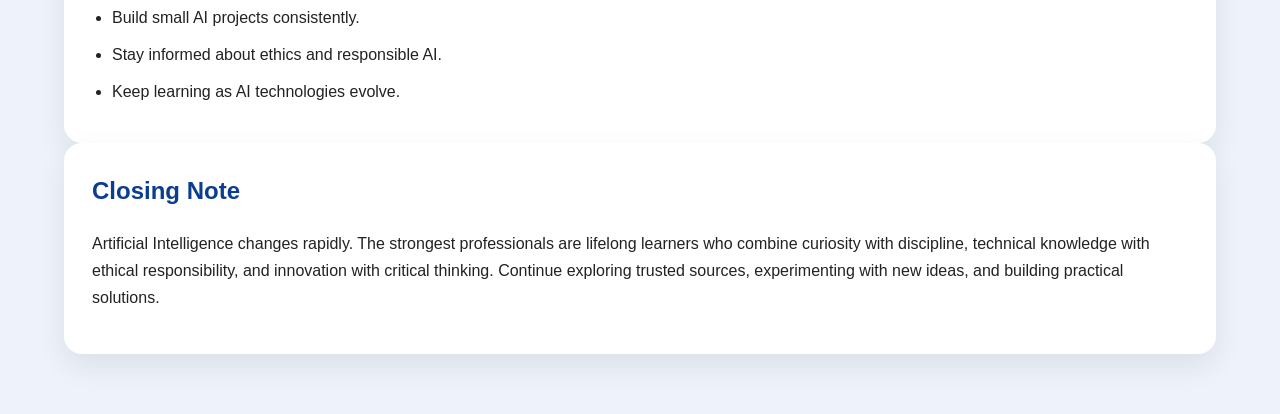
<file: references.html>
<!DOCTYPE html>
<html lang="en">

<head>

<meta charset="UTF-8">
<meta name="viewport" content="width=device-width, initial-scale=1.0">

<title>References | AI Fluency Master</title>

<meta name="description"
content="Books, research papers, organizations, and trusted AI learning resources.">

<link rel="stylesheet" href="css/style.css">
<link rel="stylesheet" href="css/animations.css">
<link rel="stylesheet" href="css/responsive.css">

</head>

<body>

<header class="site-header">

<div class="container">

<h1 class="logo">AI Fluency Master</h1>

<nav>

<a href="index.html">Home</a>
<a href="#books">Books</a>
<a href="#papers">Research</a>
<a href="#organizations">Organizations</a>

</nav>

</div>

</header>

<section class="hero">

<div class="container">

<h1>References & Learning Resources</h1>

<p>

A curated collection of books, research publications, standards, and trusted organizations to support deeper study in Artificial Intelligence.

</p>

</div>

</section>

<main class="container">

<section id="books" class="card reveal">

<h2>Recommended Books</h2>

<ul>

<li><strong>Artificial Intelligence: A Modern Approach</strong> — Stuart Russell & Peter Norvig</li>

<li><strong>Deep Learning</strong> — Ian Goodfellow, Yoshua Bengio & Aaron Courville</li>

<li><strong>Hands-On Machine Learning with Scikit-Learn, Keras & TensorFlow</strong> — Aurélien Géron</li>

<li><strong>Pattern Recognition and Machine Learning</strong> — Christopher M. Bishop</li>

<li><strong>The Hundred-Page Machine Learning Book</strong> — Andriy Burkov</li>

<li><strong>Speech and Language Processing</strong> — Daniel Jurafsky & James H. Martin</li>

</ul>

</section>

<section id="papers" class="card reveal">

<h2>Foundational Research Papers</h2>

<ul>

<li>Attention Is All You Need (Transformer Architecture)</li>

<li>BERT: Pre-training of Deep Bidirectional Transformers</li>

<li>GPT: Improving Language Understanding by Generative Pre-Training</li>

<li>ImageNet Classification with Deep Convolutional Neural Networks (AlexNet)</li>

<li>Mastering the Game of Go with Deep Neural Networks and Tree Search</li>

</ul>

</section>

<section id="organizations" class="card reveal">

<h2>Professional Organizations</h2>

<ul>

<li>Association for the Advancement of Artificial Intelligence (AAAI)</li>

<li>Association for Computing Machinery (ACM)</li>

<li>Institute of Electrical and Electronics Engineers (IEEE)</li>

<li>International Organization for Standardization (ISO)</li>

<li>National Institute of Standards and Technology (NIST)</li>

</ul>

</section>

<section class="card reveal">

<h2>Recommended Learning Habits</h2>

<ul>

<li>Read research papers regularly.</li>

<li>Compare AI outputs with academic sources.</li>

<li>Practice prompt engineering daily.</li>

<li>Build small AI projects consistently.</li>

<li>Stay informed about ethics and responsible AI.</li>

<li>Keep learning as AI technologies evolve.</li>

</ul>

</section>

<section class="card reveal">

<h2>Closing Note</h2>

<p>

Artificial Intelligence changes rapidly. The strongest professionals are lifelong learners who combine curiosity with discipline, technical knowledge with ethical responsibility, and innovation with critical thinking. Continue exploring trusted sources, experimenting with new ideas, and building practical solutions.

</p>

</section>

</main>

<script src="js/app.js"></script>

</body>

</html>
</file>
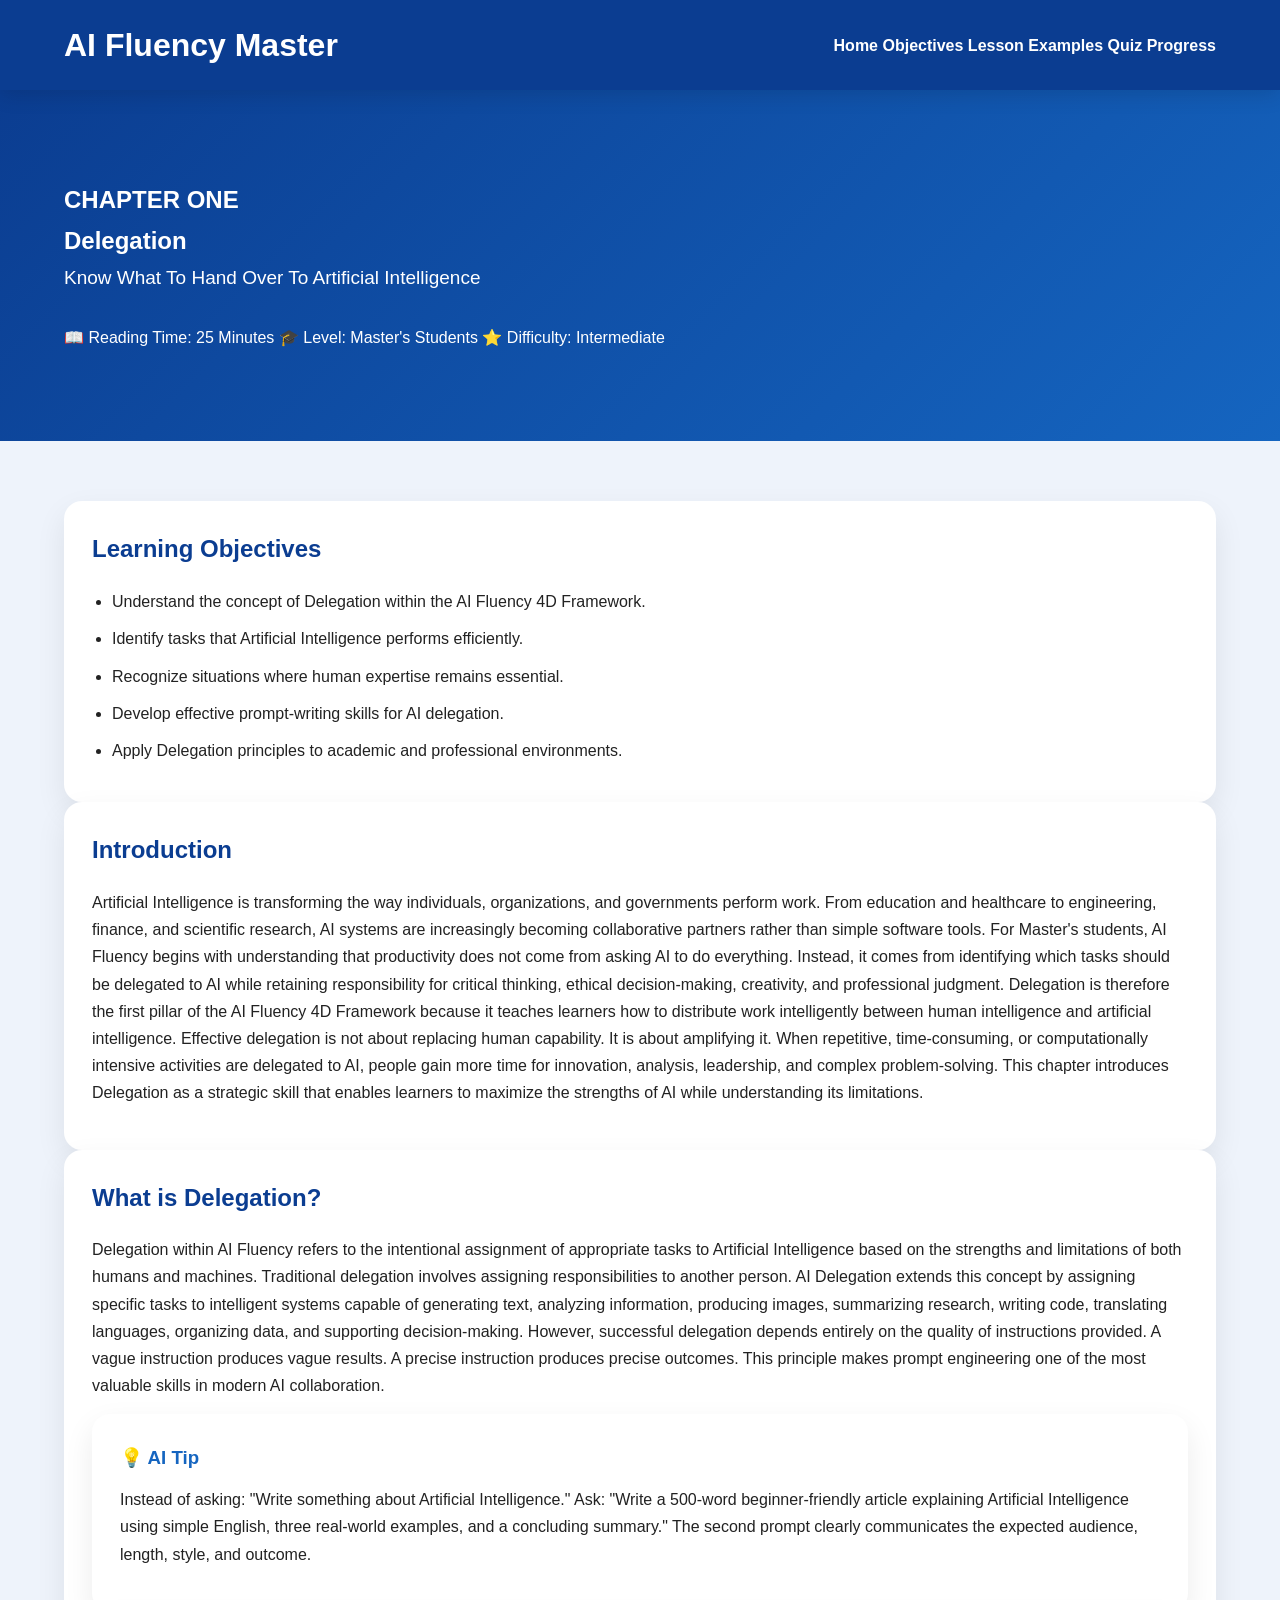
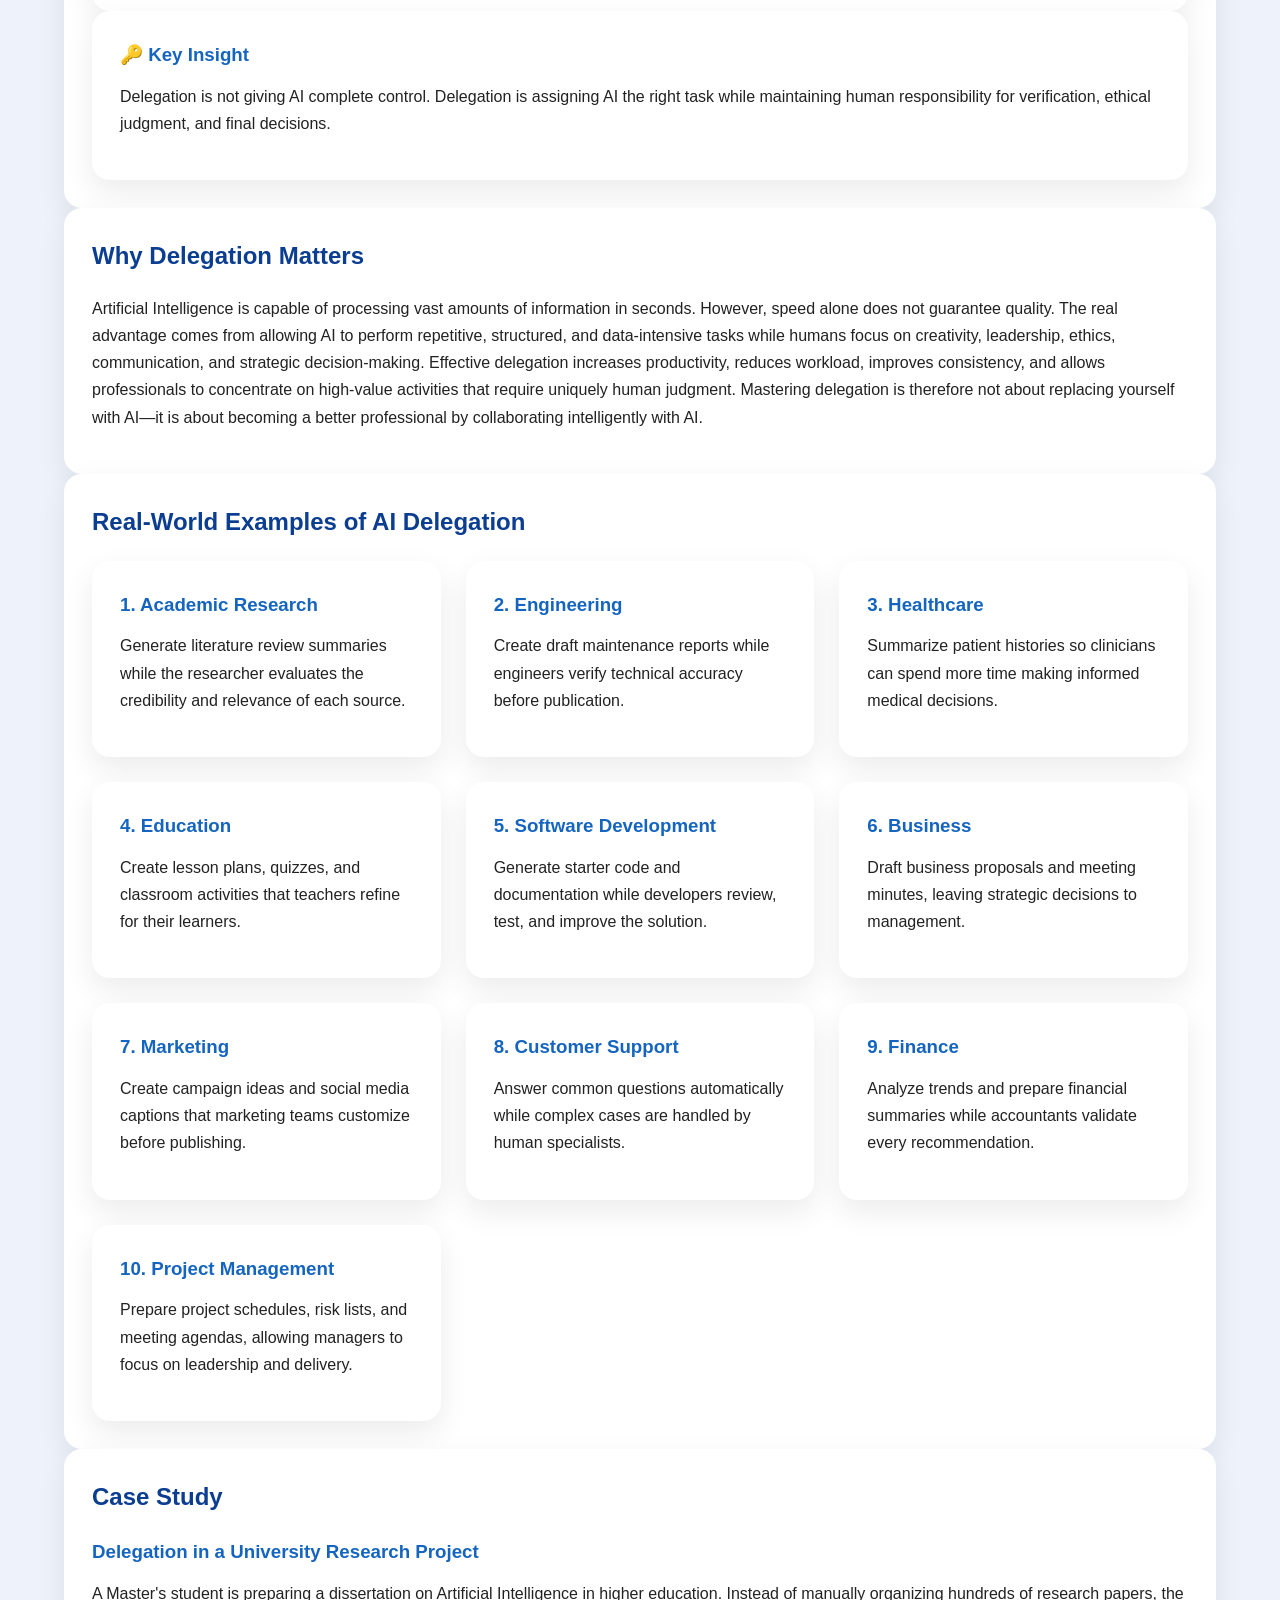
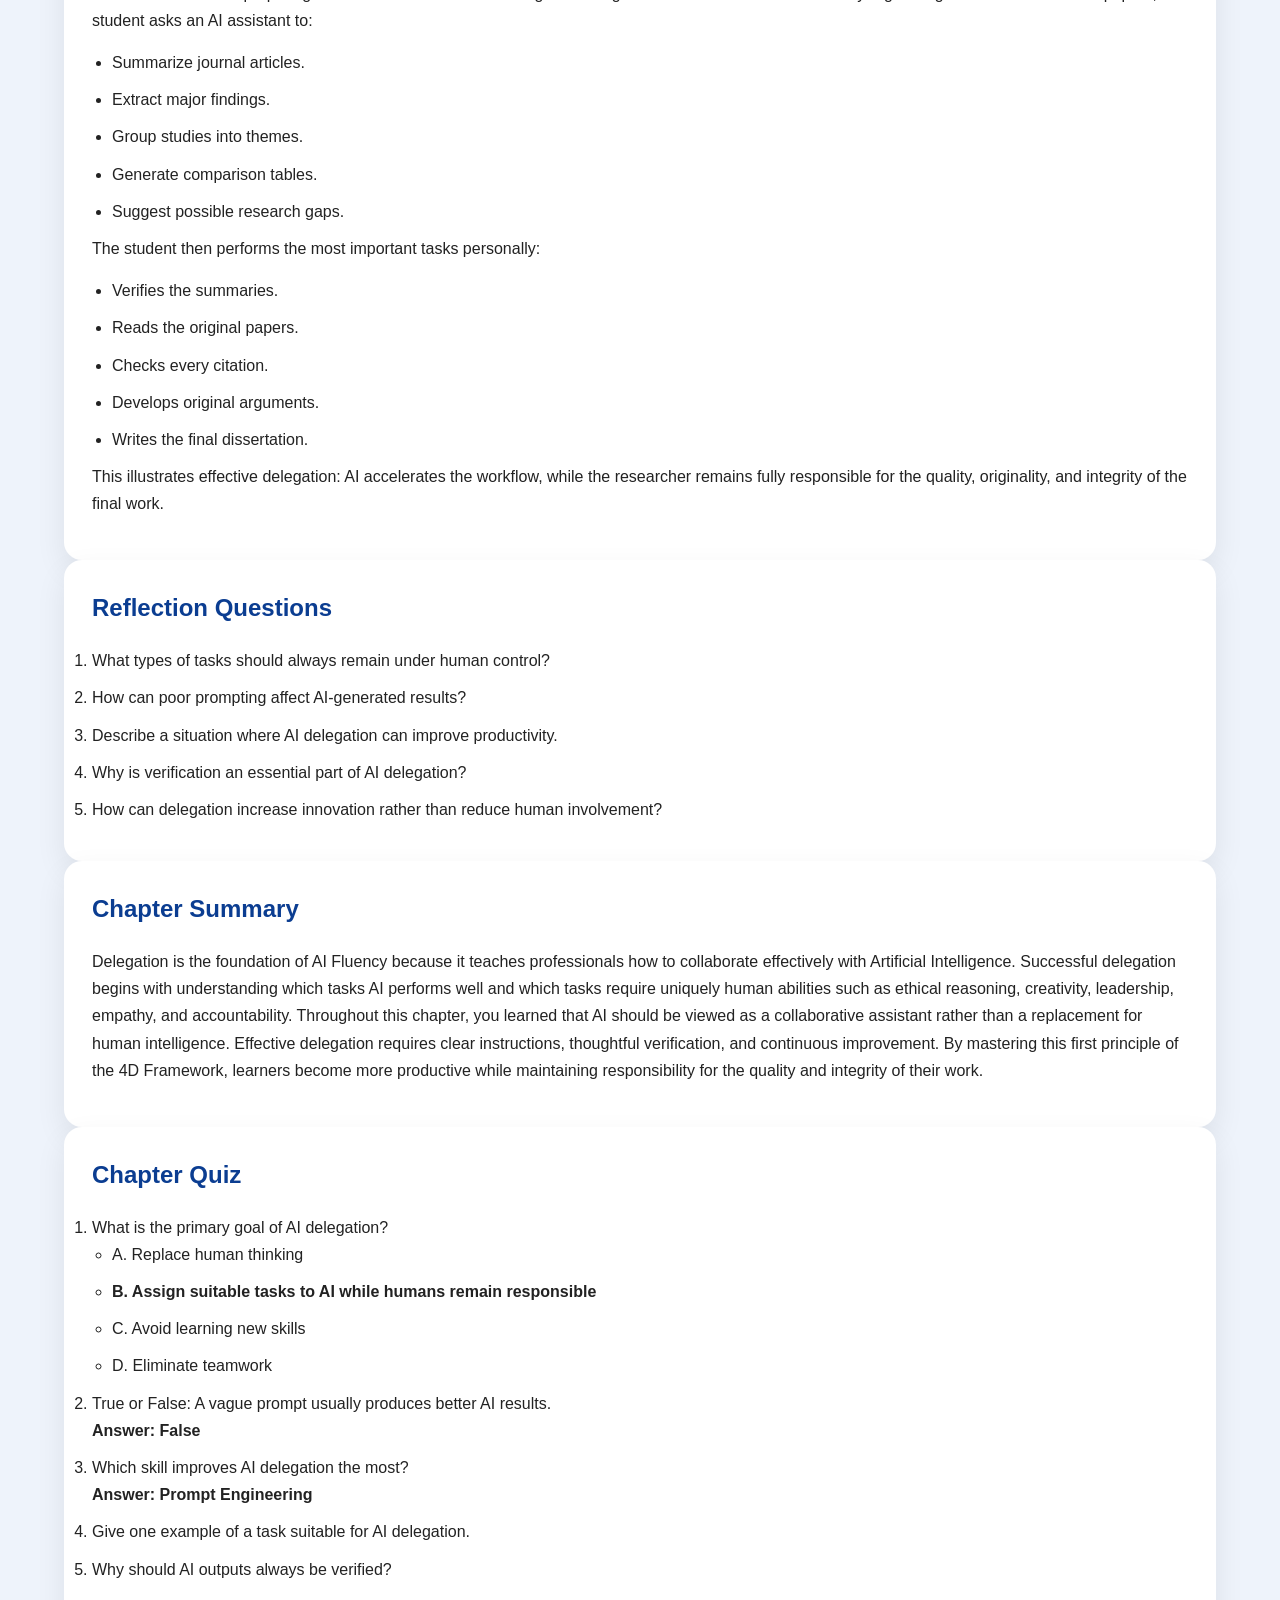
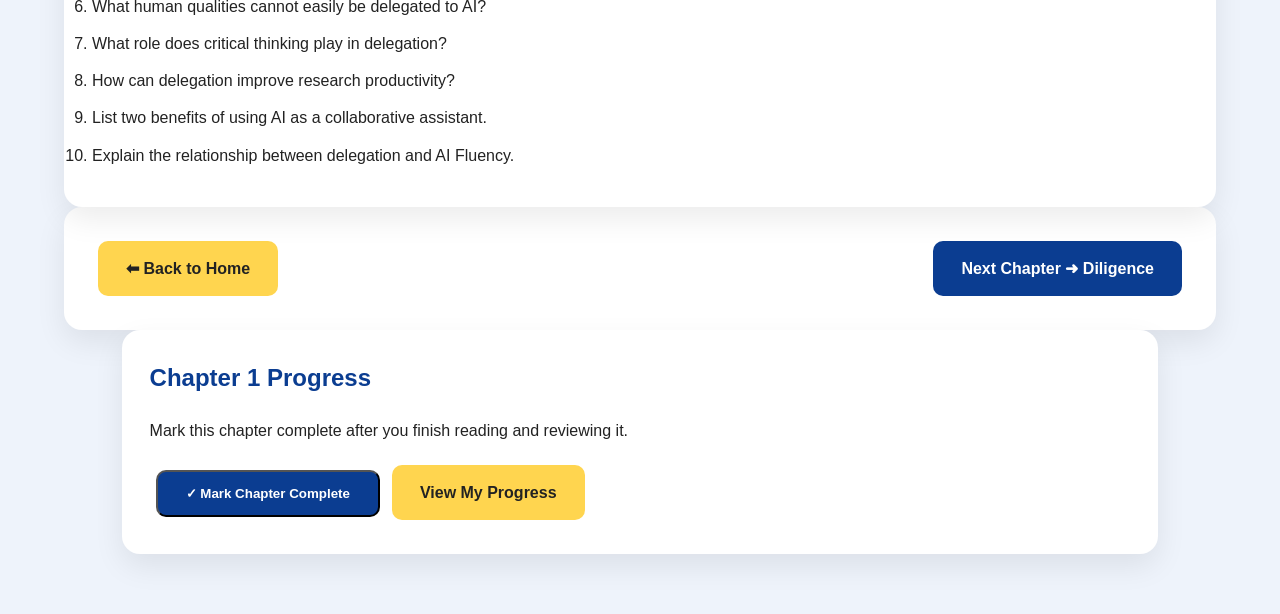
<file: chapters/chapter1.html>
<!DOCTYPE html>
<html lang="en">
<head>
<meta charset="UTF-8">
<meta name="viewport" content="width=device-width, initial-scale=1.0">
<title>Chapter 1 - Delegation | AI Fluency Master</title>

<link rel="stylesheet" href="../css/style.css">
<link rel="stylesheet" href="../css/animations.css">
<link rel="stylesheet" href="../css/responsive.css">

<meta name="description" content="AI Fluency Master - Chapter 1: Delegation">
</head>

<body>

<header class="site-header">

<div class="container">

<h1 class="logo">
AI Fluency Master
</h1>

<nav>

<a href="../index.html">Home</a>

<a href="#objectives">Objectives</a>

<a href="#lesson">Lesson</a>

<a href="#examples">Examples</a>

<a href="#quiz">Quiz</a>

</nav>

</div>

</header>

<section class="hero">

<div class="container">

<h1>

CHAPTER ONE

<br>

Delegation

</h1>

<p>

Know What To Hand Over To Artificial Intelligence

</p>

<div class="hero-info">

<span>📖 Reading Time: 25 Minutes</span>

<span>🎓 Level: Master's Students</span>

<span>⭐ Difficulty: Intermediate</span>

</div>

</div>

</section>

<main class="container">

<section id="objectives" class="card reveal">

<h2>

Learning Objectives

</h2>

<ul>

<li>Understand the concept of Delegation within the AI Fluency 4D Framework.</li>

<li>Identify tasks that Artificial Intelligence performs efficiently.</li>

<li>Recognize situations where human expertise remains essential.</li>

<li>Develop effective prompt-writing skills for AI delegation.</li>

<li>Apply Delegation principles to academic and professional environments.</li>

</ul>

</section>

<section class="card reveal">

<h2>

Introduction

</h2>

<p>

Artificial Intelligence is transforming the way individuals, organizations, and governments perform work. From education and healthcare to engineering, finance, and scientific research, AI systems are increasingly becoming collaborative partners rather than simple software tools.

For Master's students, AI Fluency begins with understanding that productivity does not come from asking AI to do everything. Instead, it comes from identifying which tasks should be delegated to AI while retaining responsibility for critical thinking, ethical decision-making, creativity, and professional judgment.

Delegation is therefore the first pillar of the AI Fluency 4D Framework because it teaches learners how to distribute work intelligently between human intelligence and artificial intelligence.

Effective delegation is not about replacing human capability. It is about amplifying it. When repetitive, time-consuming, or computationally intensive activities are delegated to AI, people gain more time for innovation, analysis, leadership, and complex problem-solving.

This chapter introduces Delegation as a strategic skill that enables learners to maximize the strengths of AI while understanding its limitations.

</p>

</section>

<section id="lesson" class="card reveal">

<h2>

What is Delegation?

</h2>

<p>

Delegation within AI Fluency refers to the intentional assignment of appropriate tasks to Artificial Intelligence based on the strengths and limitations of both humans and machines.

Traditional delegation involves assigning responsibilities to another person.

AI Delegation extends this concept by assigning specific tasks to intelligent systems capable of generating text, analyzing information, producing images, summarizing research, writing code, translating languages, organizing data, and supporting decision-making.

However, successful delegation depends entirely on the quality of instructions provided.

A vague instruction produces vague results.

A precise instruction produces precise outcomes.

This principle makes prompt engineering one of the most valuable skills in modern AI collaboration.

</p>

<div class="card">

<h3>

💡 AI Tip

</h3>

<p>

Instead of asking:

"Write something about Artificial Intelligence."

Ask:

"Write a 500-word beginner-friendly article explaining Artificial Intelligence using simple English, three real-world examples, and a concluding summary."

The second prompt clearly communicates the expected audience, length, style, and outcome.

</p>

</div>

<div class="card">

<h3>

🔑 Key Insight

</h3>

<p>

Delegation is not giving AI complete control.

Delegation is assigning AI the right task while maintaining human responsibility for verification, ethical judgment, and final decisions.

</p>

</div>

</section>

<!-- PART A CONTINUES IN PART B -->
  
<!-- ===================================================== -->
<!-- SECTION: WHY DELEGATION MATTERS -->
<!-- ===================================================== -->

<section id="examples" class="card reveal">

<h2>Why Delegation Matters</h2>

<p>

Artificial Intelligence is capable of processing vast amounts of information in seconds. However, speed alone does not guarantee quality. The real advantage comes from allowing AI to perform repetitive, structured, and data-intensive tasks while humans focus on creativity, leadership, ethics, communication, and strategic decision-making.

Effective delegation increases productivity, reduces workload, improves consistency, and allows professionals to concentrate on high-value activities that require uniquely human judgment.

Mastering delegation is therefore not about replacing yourself with AI—it is about becoming a better professional by collaborating intelligently with AI.

</p>

</section>

<!-- ===================================================== -->
<!-- REAL-WORLD EXAMPLES -->
<!-- ===================================================== -->

<section class="card reveal">

<h2>Real-World Examples of AI Delegation</h2>

<div class="grid">

<div class="card">
<h3>1. Academic Research</h3>
<p>Generate literature review summaries while the researcher evaluates the credibility and relevance of each source.</p>
</div>

<div class="card">
<h3>2. Engineering</h3>
<p>Create draft maintenance reports while engineers verify technical accuracy before publication.</p>
</div>

<div class="card">
<h3>3. Healthcare</h3>
<p>Summarize patient histories so clinicians can spend more time making informed medical decisions.</p>
</div>

<div class="card">
<h3>4. Education</h3>
<p>Create lesson plans, quizzes, and classroom activities that teachers refine for their learners.</p>
</div>

<div class="card">
<h3>5. Software Development</h3>
<p>Generate starter code and documentation while developers review, test, and improve the solution.</p>
</div>

<div class="card">
<h3>6. Business</h3>
<p>Draft business proposals and meeting minutes, leaving strategic decisions to management.</p>
</div>

<div class="card">
<h3>7. Marketing</h3>
<p>Create campaign ideas and social media captions that marketing teams customize before publishing.</p>
</div>

<div class="card">
<h3>8. Customer Support</h3>
<p>Answer common questions automatically while complex cases are handled by human specialists.</p>
</div>

<div class="card">
<h3>9. Finance</h3>
<p>Analyze trends and prepare financial summaries while accountants validate every recommendation.</p>
</div>

<div class="card">
<h3>10. Project Management</h3>
<p>Prepare project schedules, risk lists, and meeting agendas, allowing managers to focus on leadership and delivery.</p>
</div>

</div>

</section>

<!-- ===================================================== -->
<!-- CASE STUDY -->
<!-- ===================================================== -->

<section class="card reveal">

<h2>Case Study</h2>

<h3>Delegation in a University Research Project</h3>

<p>

A Master's student is preparing a dissertation on Artificial Intelligence in higher education.

Instead of manually organizing hundreds of research papers, the student asks an AI assistant to:

</p>

<ul>

<li>Summarize journal articles.</li>

<li>Extract major findings.</li>

<li>Group studies into themes.</li>

<li>Generate comparison tables.</li>

<li>Suggest possible research gaps.</li>

</ul>

<p>

The student then performs the most important tasks personally:

</p>

<ul>

<li>Verifies the summaries.</li>

<li>Reads the original papers.</li>

<li>Checks every citation.</li>

<li>Develops original arguments.</li>

<li>Writes the final dissertation.</li>

</ul>

<p>

This illustrates effective delegation: AI accelerates the workflow, while the researcher remains fully responsible for the quality, originality, and integrity of the final work.

</p>

</section>

<!-- ===================================================== -->
<!-- END OF PART B -->
<!-- ===================================================== -->

<!-- ===================================================== -->
<!-- REFLECTION QUESTIONS -->
<!-- ===================================================== -->

<section class="card reveal">

<h2>Reflection Questions</h2>

<ol>

<li>What types of tasks should always remain under human control?</li>

<li>How can poor prompting affect AI-generated results?</li>

<li>Describe a situation where AI delegation can improve productivity.</li>

<li>Why is verification an essential part of AI delegation?</li>

<li>How can delegation increase innovation rather than reduce human involvement?</li>

</ol>

</section>

<!-- ===================================================== -->
<!-- CHAPTER SUMMARY -->
<!-- ===================================================== -->

<section class="card reveal">

<h2>Chapter Summary</h2>

<p>

Delegation is the foundation of AI Fluency because it teaches professionals how to collaborate effectively with Artificial Intelligence. Successful delegation begins with understanding which tasks AI performs well and which tasks require uniquely human abilities such as ethical reasoning, creativity, leadership, empathy, and accountability.

Throughout this chapter, you learned that AI should be viewed as a collaborative assistant rather than a replacement for human intelligence. Effective delegation requires clear instructions, thoughtful verification, and continuous improvement. By mastering this first principle of the 4D Framework, learners become more productive while maintaining responsibility for the quality and integrity of their work.

</p>

</section>

<!-- ===================================================== -->
<!-- CHAPTER QUIZ -->
<!-- ===================================================== -->

<section id="quiz" class="card reveal">

<h2>Chapter Quiz</h2>

<ol>

<li>
What is the primary goal of AI delegation?
<ul>
<li>A. Replace human thinking</li>
<li><strong>B. Assign suitable tasks to AI while humans remain responsible</strong></li>
<li>C. Avoid learning new skills</li>
<li>D. Eliminate teamwork</li>
</ul>
</li>

<li>True or False: A vague prompt usually produces better AI results.<br><strong>Answer: False</strong></li>

<li>Which skill improves AI delegation the most?<br><strong>Answer: Prompt Engineering</strong></li>

<li>Give one example of a task suitable for AI delegation.</li>

<li>Why should AI outputs always be verified?</li>

<li>What human qualities cannot easily be delegated to AI?</li>

<li>What role does critical thinking play in delegation?</li>

<li>How can delegation improve research productivity?</li>

<li>List two benefits of using AI as a collaborative assistant.</li>

<li>Explain the relationship between delegation and AI Fluency.</li>

</ol>

</section>

<!-- ===================================================== -->
<!-- CHAPTER NAVIGATION -->
<!-- ===================================================== -->

<section class="card">

<div style="display:flex;justify-content:space-between;flex-wrap:wrap;gap:20px;">

<a class="btn secondary" href="../index.html">⬅ Back to Home</a>

<a class="btn" href="chapter2.html">Next Chapter ➜ Diligence</a>

</div>

</section>
  
<script src="../js/app.js"></script>

</body>
</html>
</file>
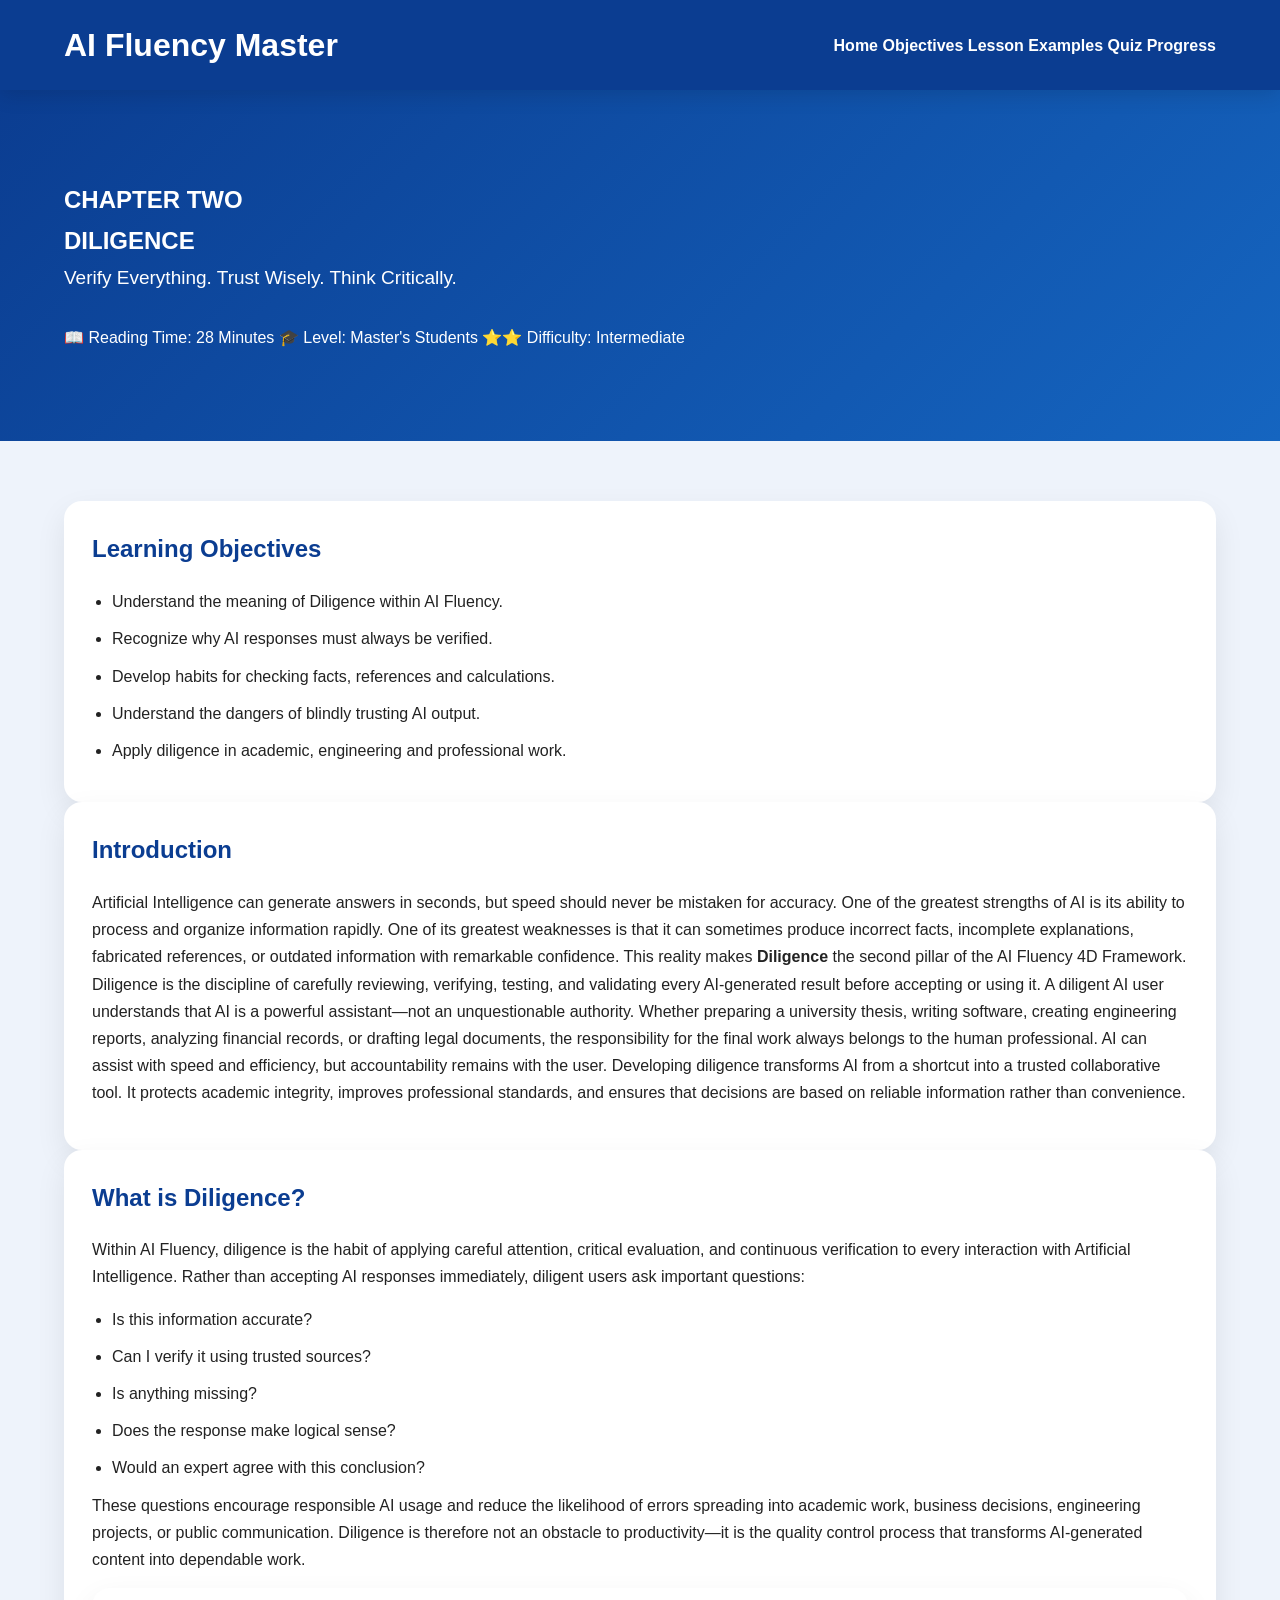
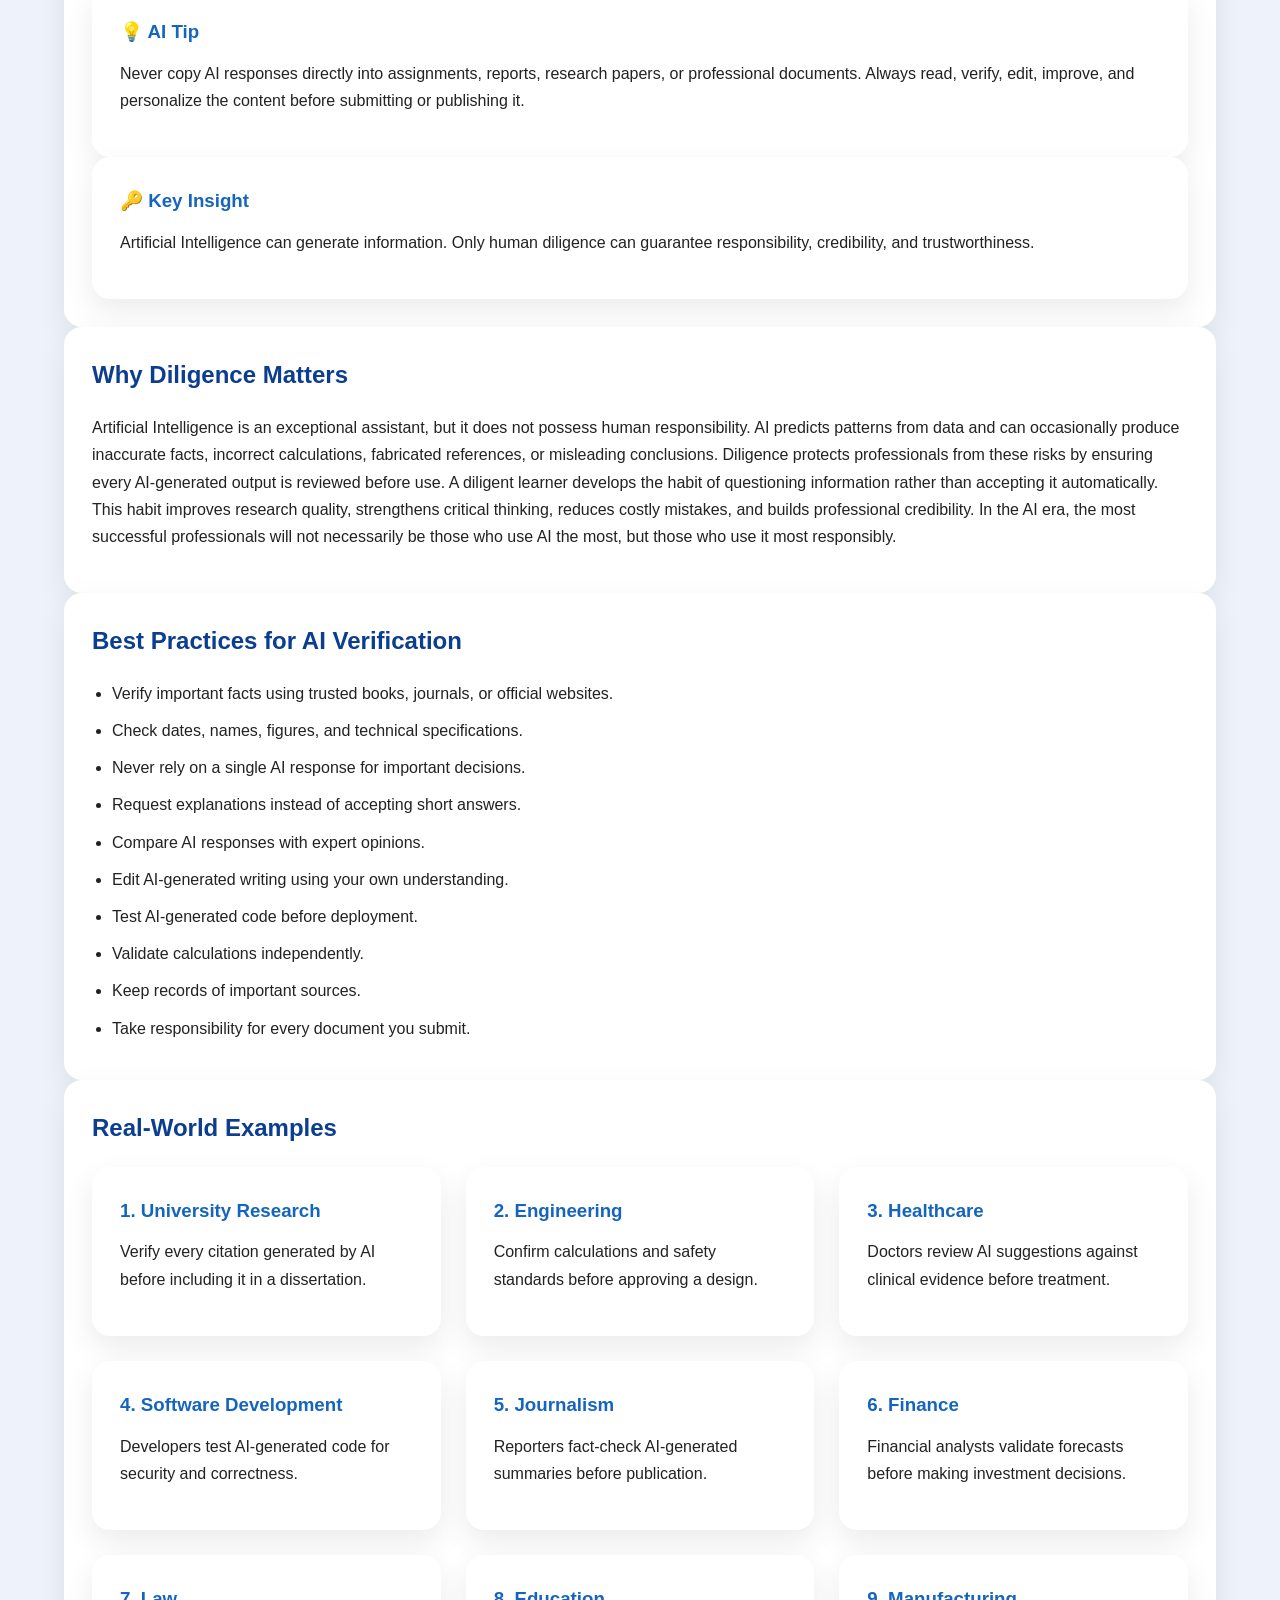
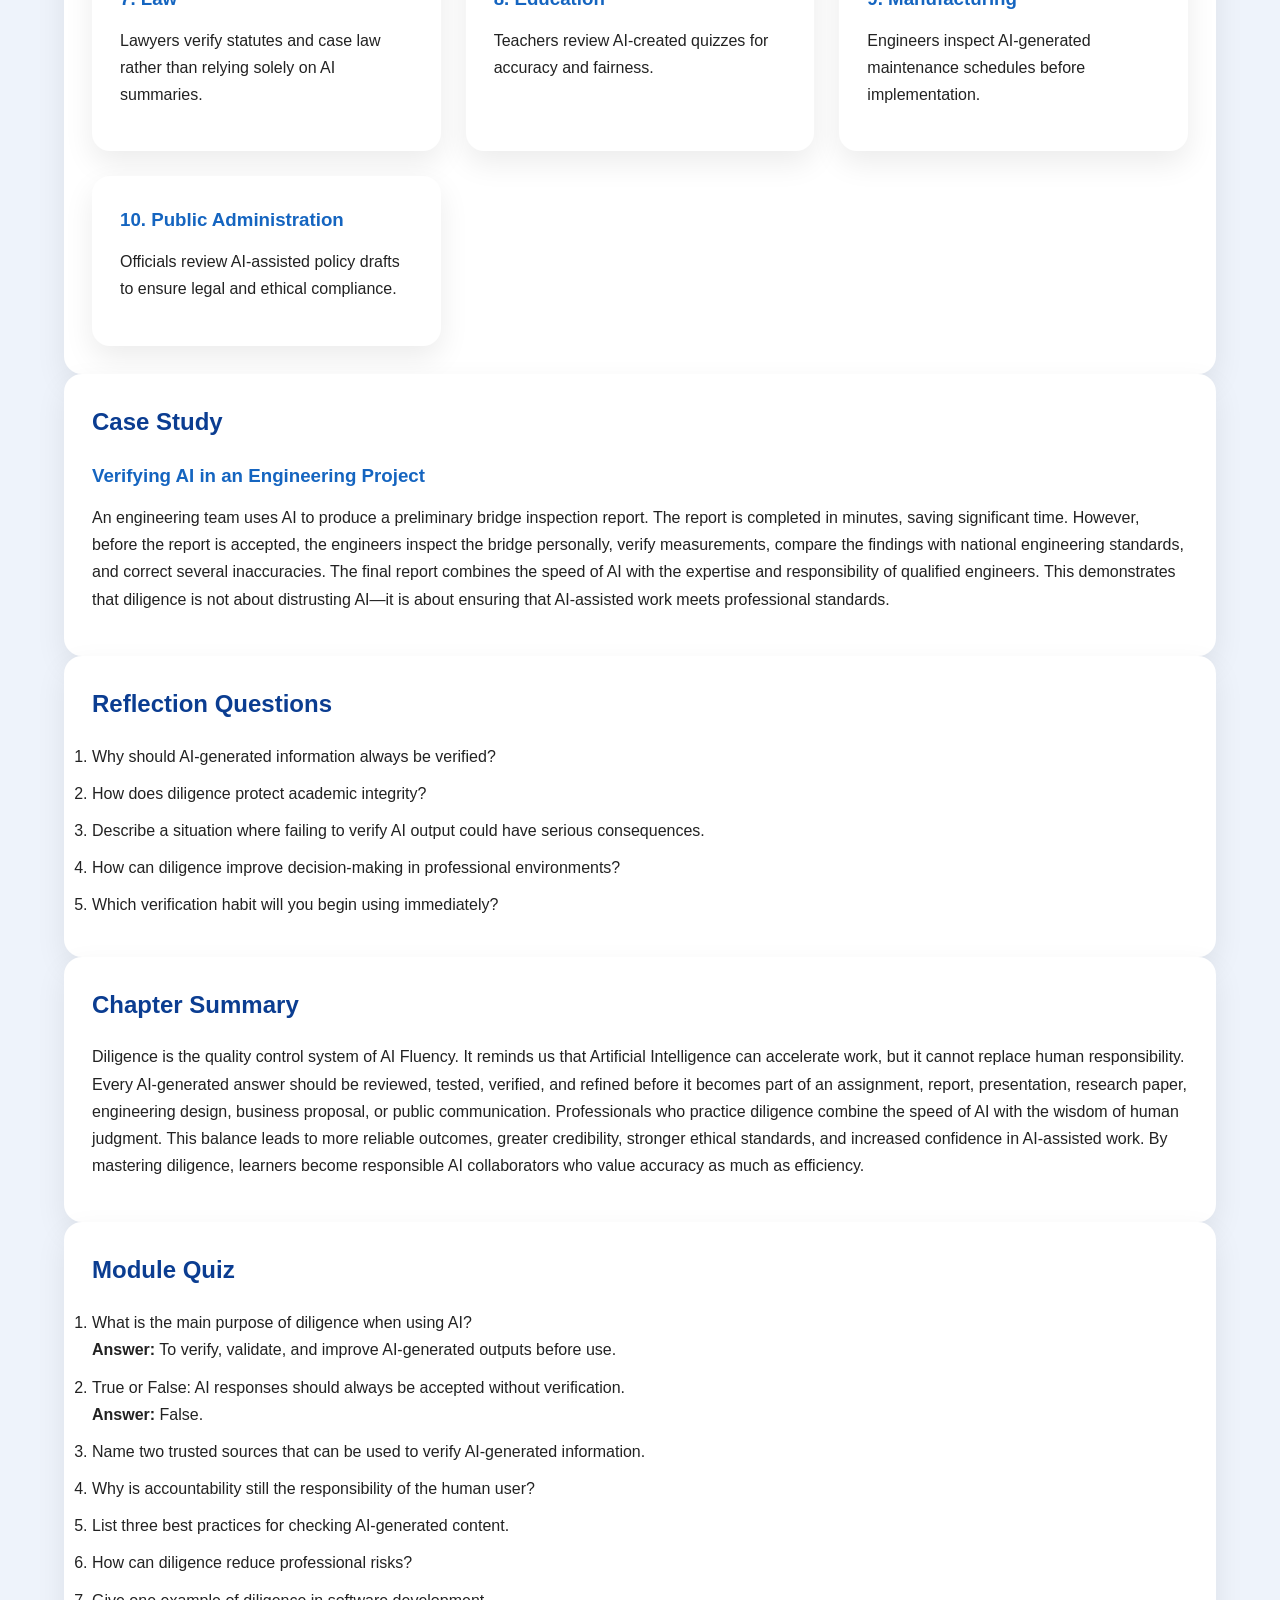
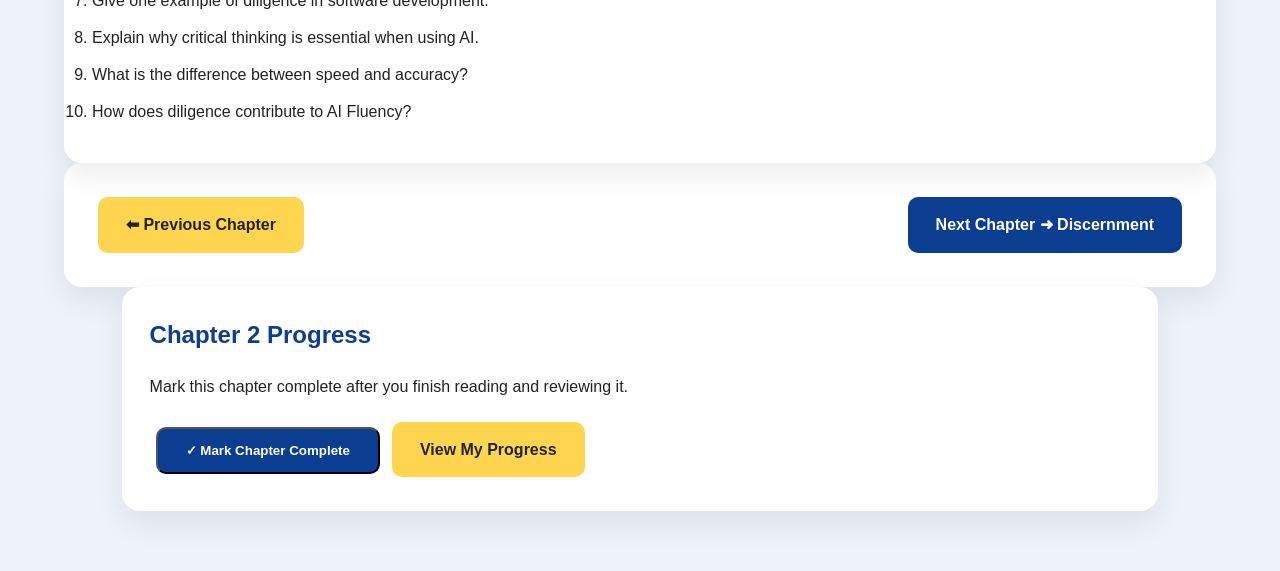
<file: chapters/chapter2.html>
<!DOCTYPE html>
<html lang="en">

<head>

<meta charset="UTF-8">

<meta name="viewport" content="width=device-width, initial-scale=1.0">

<title>Chapter 2 | Diligence | AI Fluency Master</title>

<meta name="description"
content="AI Fluency Master - Chapter 2: Diligence">

<link rel="stylesheet" href="../css/style.css">
<link rel="stylesheet" href="../css/animations.css">
<link rel="stylesheet" href="../css/responsive.css">

</head>

<body>

<header class="site-header">

<div class="container">

<h1 class="logo">
AI Fluency Master
</h1>

<nav>

<a href="../index.html">Home</a>

<a href="#objectives">Objectives</a>

<a href="#lesson">Lesson</a>

<a href="#examples">Examples</a>

<a href="#quiz">Quiz</a>

</nav>

</div>

</header>

<section class="hero">

<div class="container">

<h1>

CHAPTER TWO

<br>

DILIGENCE

</h1>

<p>

Verify Everything. Trust Wisely. Think Critically.

</p>

<div class="hero-info">

<span>📖 Reading Time: 28 Minutes</span>

<span>🎓 Level: Master's Students</span>

<span>⭐⭐ Difficulty: Intermediate</span>

</div>

</div>

</section>

<main class="container">

<section id="objectives" class="card reveal">

<h2>

Learning Objectives

</h2>

<ul>

<li>Understand the meaning of Diligence within AI Fluency.</li>

<li>Recognize why AI responses must always be verified.</li>

<li>Develop habits for checking facts, references and calculations.</li>

<li>Understand the dangers of blindly trusting AI output.</li>

<li>Apply diligence in academic, engineering and professional work.</li>

</ul>

</section>

<section class="card reveal">

<h2>

Introduction

</h2>

<p>

Artificial Intelligence can generate answers in seconds, but speed should never be mistaken for accuracy. One of the greatest strengths of AI is its ability to process and organize information rapidly. One of its greatest weaknesses is that it can sometimes produce incorrect facts, incomplete explanations, fabricated references, or outdated information with remarkable confidence.

This reality makes <strong>Diligence</strong> the second pillar of the AI Fluency 4D Framework.

Diligence is the discipline of carefully reviewing, verifying, testing, and validating every AI-generated result before accepting or using it. A diligent AI user understands that AI is a powerful assistant—not an unquestionable authority.

Whether preparing a university thesis, writing software, creating engineering reports, analyzing financial records, or drafting legal documents, the responsibility for the final work always belongs to the human professional. AI can assist with speed and efficiency, but accountability remains with the user.

Developing diligence transforms AI from a shortcut into a trusted collaborative tool. It protects academic integrity, improves professional standards, and ensures that decisions are based on reliable information rather than convenience.

</p>

</section>

<section id="lesson" class="card reveal">

<h2>

What is Diligence?

</h2>

<p>

Within AI Fluency, diligence is the habit of applying careful attention, critical evaluation, and continuous verification to every interaction with Artificial Intelligence.

Rather than accepting AI responses immediately, diligent users ask important questions:

</p>

<ul>

<li>Is this information accurate?</li>

<li>Can I verify it using trusted sources?</li>

<li>Is anything missing?</li>

<li>Does the response make logical sense?</li>

<li>Would an expert agree with this conclusion?</li>

</ul>

<p>

These questions encourage responsible AI usage and reduce the likelihood of errors spreading into academic work, business decisions, engineering projects, or public communication.

Diligence is therefore not an obstacle to productivity—it is the quality control process that transforms AI-generated content into dependable work.

</p>

<div class="card">

<h3>💡 AI Tip</h3>

<p>

Never copy AI responses directly into assignments, reports, research papers, or professional documents.

Always read, verify, edit, improve, and personalize the content before submitting or publishing it.

</p>

</div>

<div class="card">

<h3>🔑 Key Insight</h3>

<p>

Artificial Intelligence can generate information.

Only human diligence can guarantee responsibility, credibility, and trustworthiness.

</p>

</div>

</section>

  
<!-- ===================================================== -->
<!-- WHY DILIGENCE MATTERS -->
<!-- ===================================================== -->

<section id="examples" class="card reveal">

<h2>Why Diligence Matters</h2>

<p>

Artificial Intelligence is an exceptional assistant, but it does not possess human responsibility. AI predicts patterns from data and can occasionally produce inaccurate facts, incorrect calculations, fabricated references, or misleading conclusions. Diligence protects professionals from these risks by ensuring every AI-generated output is reviewed before use.

A diligent learner develops the habit of questioning information rather than accepting it automatically. This habit improves research quality, strengthens critical thinking, reduces costly mistakes, and builds professional credibility.

In the AI era, the most successful professionals will not necessarily be those who use AI the most, but those who use it most responsibly.

</p>

</section>

<!-- ===================================================== -->
<!-- BEST PRACTICES -->
<!-- ===================================================== -->

<section class="card reveal">

<h2>Best Practices for AI Verification</h2>

<ul>

<li>Verify important facts using trusted books, journals, or official websites.</li>

<li>Check dates, names, figures, and technical specifications.</li>

<li>Never rely on a single AI response for important decisions.</li>

<li>Request explanations instead of accepting short answers.</li>

<li>Compare AI responses with expert opinions.</li>

<li>Edit AI-generated writing using your own understanding.</li>

<li>Test AI-generated code before deployment.</li>

<li>Validate calculations independently.</li>

<li>Keep records of important sources.</li>

<li>Take responsibility for every document you submit.</li>

</ul>

</section>

<!-- ===================================================== -->
<!-- REAL-WORLD EXAMPLES -->
<!-- ===================================================== -->

<section class="card reveal">

<h2>Real-World Examples</h2>

<div class="grid">

<div class="card">
<h3>1. University Research</h3>
<p>Verify every citation generated by AI before including it in a dissertation.</p>
</div>

<div class="card">
<h3>2. Engineering</h3>
<p>Confirm calculations and safety standards before approving a design.</p>
</div>

<div class="card">
<h3>3. Healthcare</h3>
<p>Doctors review AI suggestions against clinical evidence before treatment.</p>
</div>

<div class="card">
<h3>4. Software Development</h3>
<p>Developers test AI-generated code for security and correctness.</p>
</div>

<div class="card">
<h3>5. Journalism</h3>
<p>Reporters fact-check AI-generated summaries before publication.</p>
</div>

<div class="card">
<h3>6. Finance</h3>
<p>Financial analysts validate forecasts before making investment decisions.</p>
</div>

<div class="card">
<h3>7. Law</h3>
<p>Lawyers verify statutes and case law rather than relying solely on AI summaries.</p>
</div>

<div class="card">
<h3>8. Education</h3>
<p>Teachers review AI-created quizzes for accuracy and fairness.</p>
</div>

<div class="card">
<h3>9. Manufacturing</h3>
<p>Engineers inspect AI-generated maintenance schedules before implementation.</p>
</div>

<div class="card">
<h3>10. Public Administration</h3>
<p>Officials review AI-assisted policy drafts to ensure legal and ethical compliance.</p>
</div>

</div>

</section>

<!-- ===================================================== -->
<!-- CASE STUDY -->
<!-- ===================================================== -->

<section class="card reveal">

<h2>Case Study</h2>

<h3>Verifying AI in an Engineering Project</h3>

<p>

An engineering team uses AI to produce a preliminary bridge inspection report. The report is completed in minutes, saving significant time. However, before the report is accepted, the engineers inspect the bridge personally, verify measurements, compare the findings with national engineering standards, and correct several inaccuracies.

The final report combines the speed of AI with the expertise and responsibility of qualified engineers. This demonstrates that diligence is not about distrusting AI—it is about ensuring that AI-assisted work meets professional standards.

</p>

</section>

<!-- ========================= END OF PART B ========================= -->

  <!-- ===================================================== -->
<!-- REFLECTION QUESTIONS -->
<!-- ===================================================== -->

<section class="card reveal">

<h2>Reflection Questions</h2>

<ol>

<li>Why should AI-generated information always be verified?</li>

<li>How does diligence protect academic integrity?</li>

<li>Describe a situation where failing to verify AI output could have serious consequences.</li>

<li>How can diligence improve decision-making in professional environments?</li>

<li>Which verification habit will you begin using immediately?</li>

</ol>

</section>

<!-- ===================================================== -->
<!-- CHAPTER SUMMARY -->
<!-- ===================================================== -->

<section class="card reveal">

<h2>Chapter Summary</h2>

<p>

Diligence is the quality control system of AI Fluency. It reminds us that Artificial Intelligence can accelerate work, but it cannot replace human responsibility. Every AI-generated answer should be reviewed, tested, verified, and refined before it becomes part of an assignment, report, presentation, research paper, engineering design, business proposal, or public communication.

Professionals who practice diligence combine the speed of AI with the wisdom of human judgment. This balance leads to more reliable outcomes, greater credibility, stronger ethical standards, and increased confidence in AI-assisted work.

By mastering diligence, learners become responsible AI collaborators who value accuracy as much as efficiency.

</p>

</section>

<!-- ===================================================== -->
<!-- CHAPTER QUIZ -->
<!-- ===================================================== -->

<section id="quiz" class="card reveal">

<h2>Module Quiz</h2>

<ol>

<li>
What is the main purpose of diligence when using AI?
<br><strong>Answer:</strong> To verify, validate, and improve AI-generated outputs before use.
</li>

<li>
True or False: AI responses should always be accepted without verification.
<br><strong>Answer:</strong> False.
</li>

<li>
Name two trusted sources that can be used to verify AI-generated information.
</li>

<li>
Why is accountability still the responsibility of the human user?
</li>

<li>
List three best practices for checking AI-generated content.
</li>

<li>
How can diligence reduce professional risks?
</li>

<li>
Give one example of diligence in software development.
</li>

<li>
Explain why critical thinking is essential when using AI.
</li>

<li>
What is the difference between speed and accuracy?
</li>

<li>
How does diligence contribute to AI Fluency?
</li>

</ol>

</section>

<!-- ===================================================== -->
<!-- CHAPTER NAVIGATION -->
<!-- ===================================================== -->

<section class="card">

<div style="display:flex;justify-content:space-between;align-items:center;flex-wrap:wrap;gap:20px;">

<a class="btn secondary" href="chapter1.html">
⬅ Previous Chapter
</a>

<a class="btn" href="chapter3.html">
Next Chapter ➜ Discernment
</a>

</div>

</section>

</main>

<script src="../js/app.js"></script>

</body>
</html>
</file>
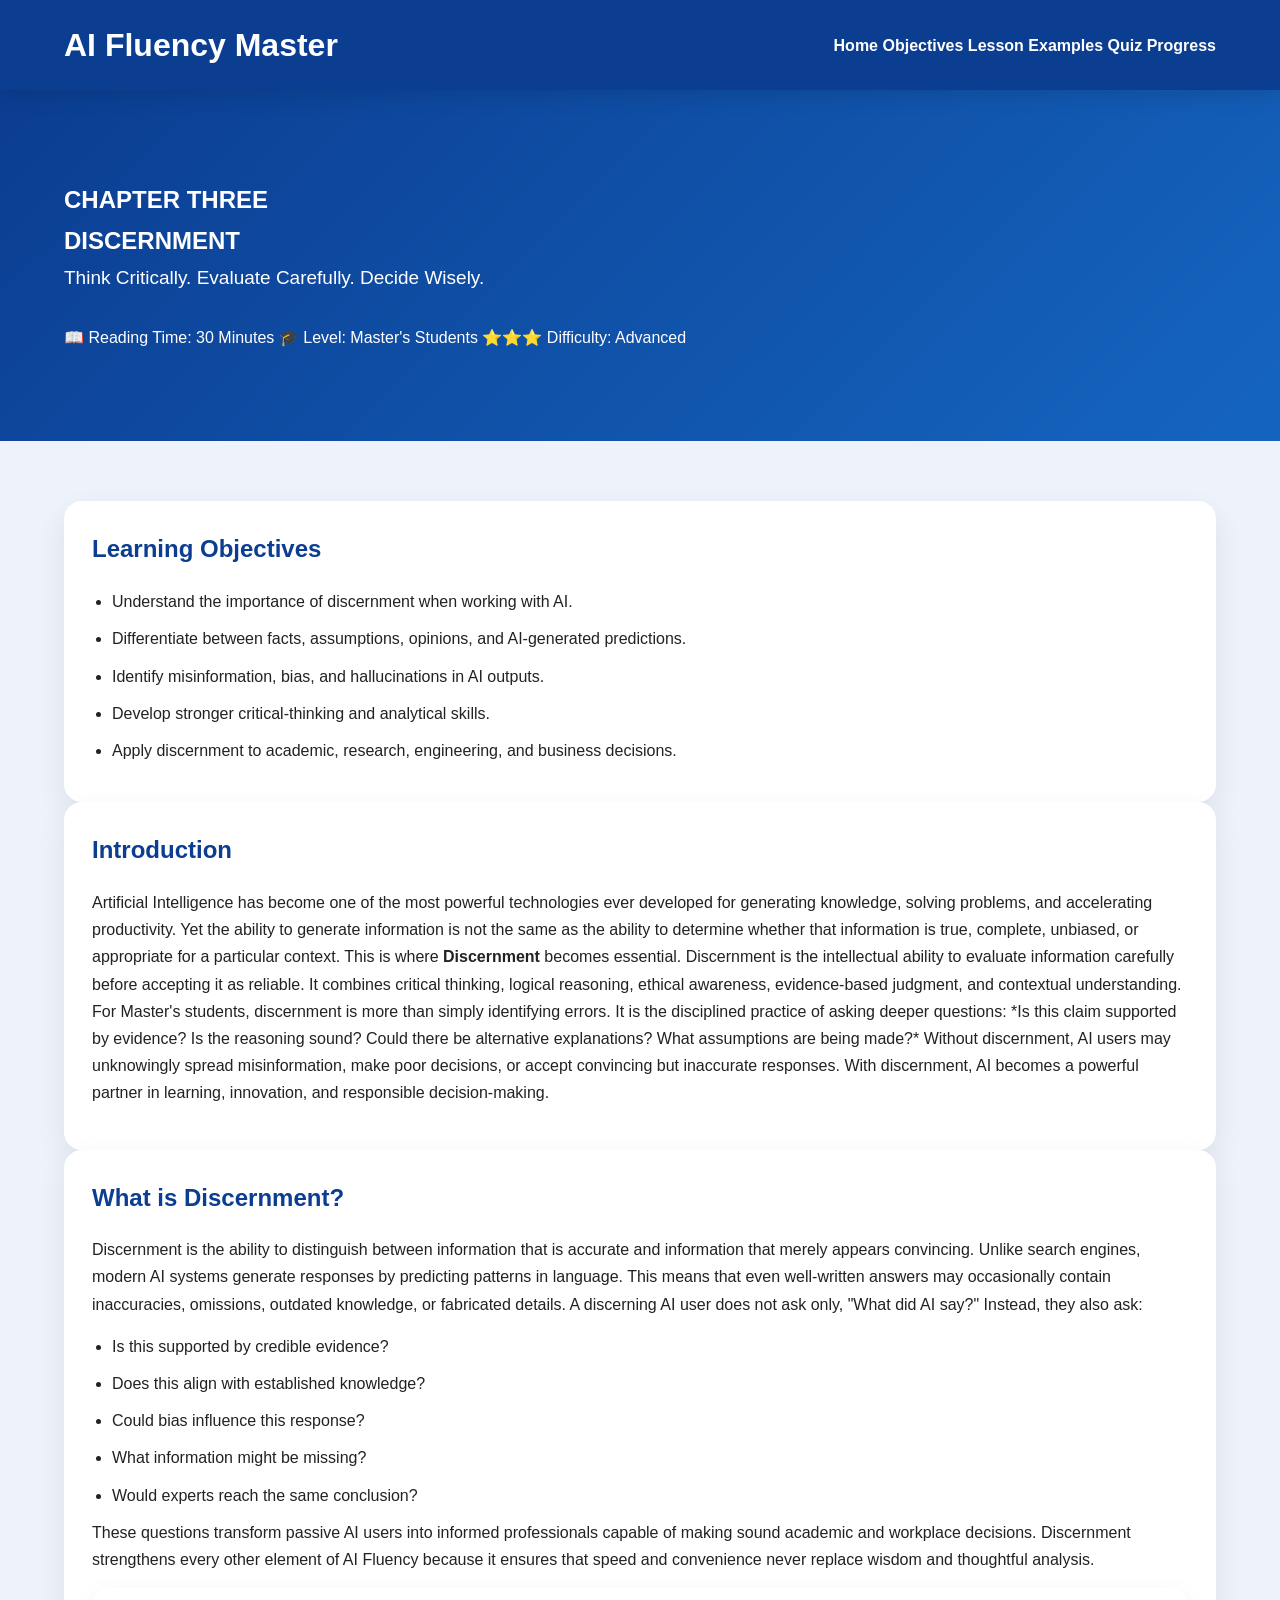
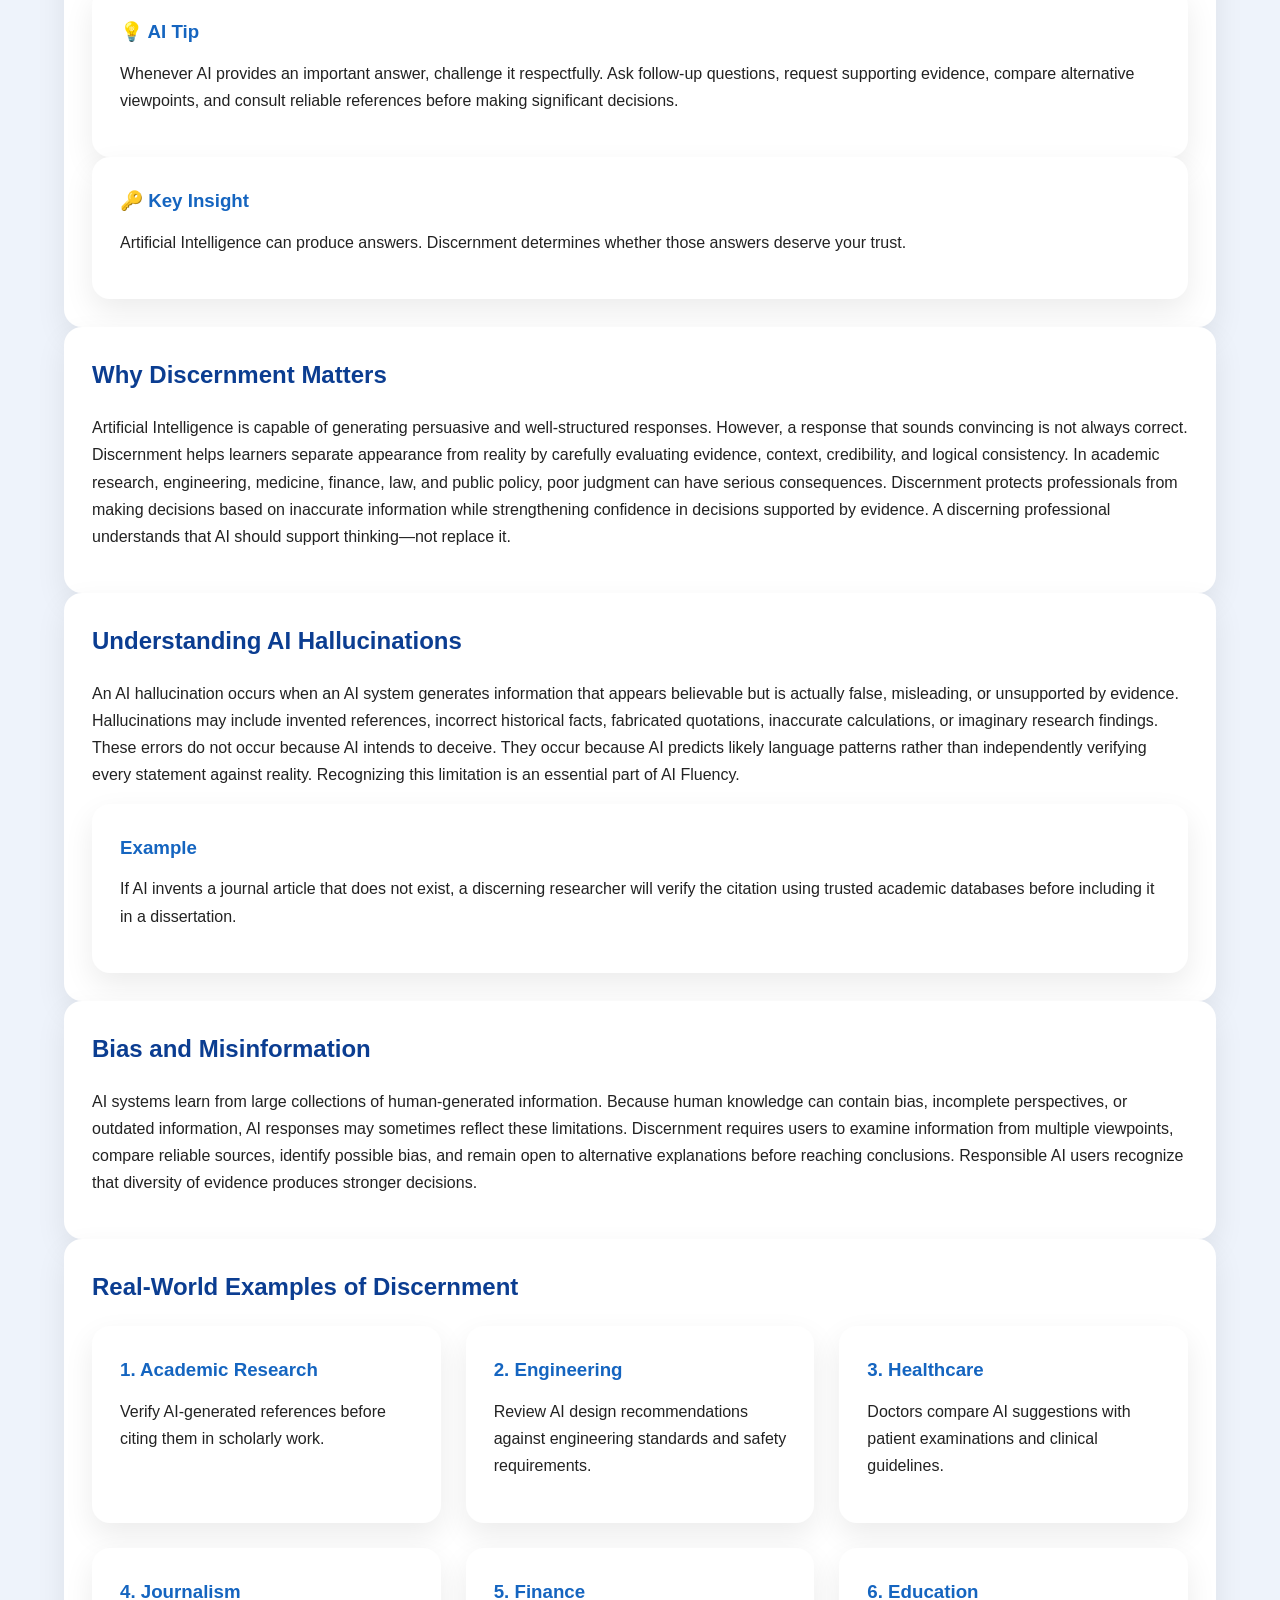
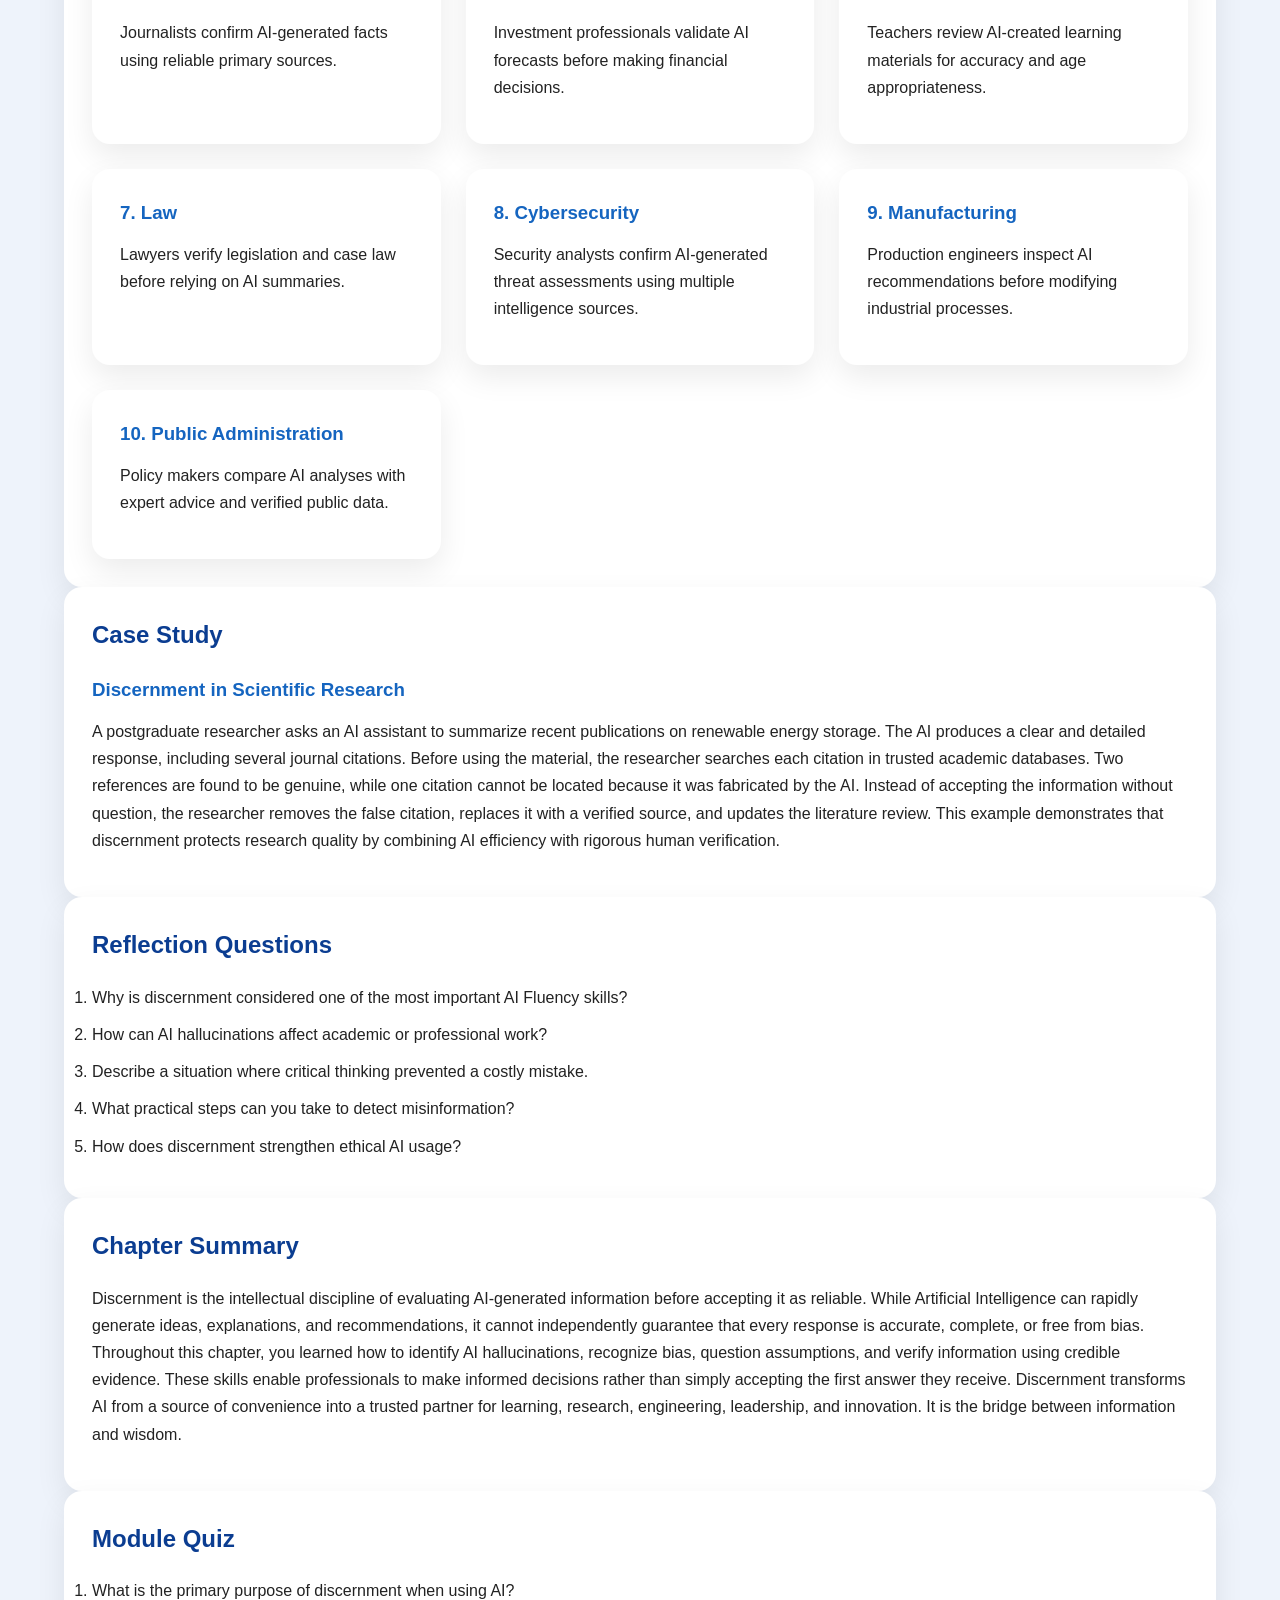
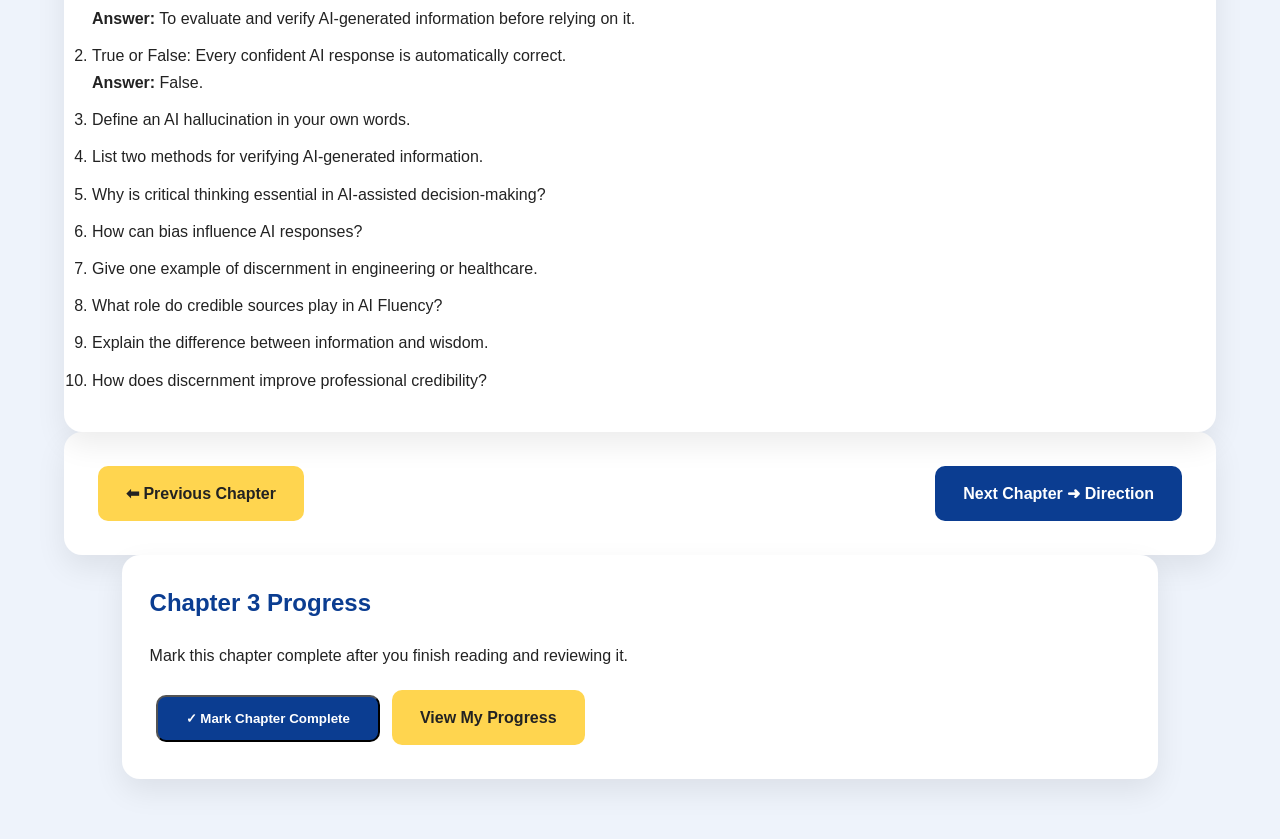
<file: chapters/chapter3.html>
<!DOCTYPE html>
<html lang="en">

<head>

<meta charset="UTF-8">
<meta name="viewport" content="width=device-width, initial-scale=1.0">

<title>Chapter 3 | Discernment | AI Fluency Master</title>

<meta name="description"
content="AI Fluency Master - Chapter 3: Discernment">

<link rel="stylesheet" href="../css/style.css">
<link rel="stylesheet" href="../css/animations.css">
<link rel="stylesheet" href="../css/responsive.css">

</head>

<body>

<header class="site-header">

<div class="container">

<h1 class="logo">AI Fluency Master</h1>

<nav>

<a href="../index.html">Home</a>

<a href="#objectives">Objectives</a>

<a href="#lesson">Lesson</a>

<a href="#examples">Examples</a>

<a href="#quiz">Quiz</a>

</nav>

</div>

</header>

<section class="hero">

<div class="container">

<h1>

CHAPTER THREE

<br>

DISCERNMENT

</h1>

<p>

Think Critically. Evaluate Carefully. Decide Wisely.

</p>

<div class="hero-info">

<span>📖 Reading Time: 30 Minutes</span>

<span>🎓 Level: Master's Students</span>

<span>⭐⭐⭐ Difficulty: Advanced</span>

</div>

</div>

</section>

<main class="container">

<section id="objectives" class="card reveal">

<h2>Learning Objectives</h2>

<ul>

<li>Understand the importance of discernment when working with AI.</li>

<li>Differentiate between facts, assumptions, opinions, and AI-generated predictions.</li>

<li>Identify misinformation, bias, and hallucinations in AI outputs.</li>

<li>Develop stronger critical-thinking and analytical skills.</li>

<li>Apply discernment to academic, research, engineering, and business decisions.</li>

</ul>

</section>

<section class="card reveal">

<h2>Introduction</h2>

<p>

Artificial Intelligence has become one of the most powerful technologies ever developed for generating knowledge, solving problems, and accelerating productivity. Yet the ability to generate information is not the same as the ability to determine whether that information is true, complete, unbiased, or appropriate for a particular context.

This is where <strong>Discernment</strong> becomes essential.

Discernment is the intellectual ability to evaluate information carefully before accepting it as reliable. It combines critical thinking, logical reasoning, ethical awareness, evidence-based judgment, and contextual understanding.

For Master's students, discernment is more than simply identifying errors. It is the disciplined practice of asking deeper questions: *Is this claim supported by evidence? Is the reasoning sound? Could there be alternative explanations? What assumptions are being made?*

Without discernment, AI users may unknowingly spread misinformation, make poor decisions, or accept convincing but inaccurate responses. With discernment, AI becomes a powerful partner in learning, innovation, and responsible decision-making.

</p>

</section>

<section id="lesson" class="card reveal">

<h2>What is Discernment?</h2>

<p>

Discernment is the ability to distinguish between information that is accurate and information that merely appears convincing.

Unlike search engines, modern AI systems generate responses by predicting patterns in language. This means that even well-written answers may occasionally contain inaccuracies, omissions, outdated knowledge, or fabricated details.

A discerning AI user does not ask only, "What did AI say?" Instead, they also ask:

</p>

<ul>

<li>Is this supported by credible evidence?</li>

<li>Does this align with established knowledge?</li>

<li>Could bias influence this response?</li>

<li>What information might be missing?</li>

<li>Would experts reach the same conclusion?</li>

</ul>

<p>

These questions transform passive AI users into informed professionals capable of making sound academic and workplace decisions.

Discernment strengthens every other element of AI Fluency because it ensures that speed and convenience never replace wisdom and thoughtful analysis.

</p>

<div class="card">

<h3>💡 AI Tip</h3>

<p>

Whenever AI provides an important answer, challenge it respectfully.

Ask follow-up questions, request supporting evidence, compare alternative viewpoints, and consult reliable references before making significant decisions.

</p>

</div>

<div class="card">

<h3>🔑 Key Insight</h3>

<p>

Artificial Intelligence can produce answers.

Discernment determines whether those answers deserve your trust.

</p>

</div>

</section>

  <!-- ===================================================== -->
<!-- WHY DISCERNMENT MATTERS -->
<!-- ===================================================== -->

<section id="examples" class="card reveal">

<h2>Why Discernment Matters</h2>

<p>

Artificial Intelligence is capable of generating persuasive and well-structured responses. However, a response that sounds convincing is not always correct. Discernment helps learners separate appearance from reality by carefully evaluating evidence, context, credibility, and logical consistency.

In academic research, engineering, medicine, finance, law, and public policy, poor judgment can have serious consequences. Discernment protects professionals from making decisions based on inaccurate information while strengthening confidence in decisions supported by evidence.

A discerning professional understands that AI should support thinking—not replace it.

</p>

</section>

<!-- ===================================================== -->
<!-- AI HALLUCINATIONS -->
<!-- ===================================================== -->

<section class="card reveal">

<h2>Understanding AI Hallucinations</h2>

<p>

An AI hallucination occurs when an AI system generates information that appears believable but is actually false, misleading, or unsupported by evidence. Hallucinations may include invented references, incorrect historical facts, fabricated quotations, inaccurate calculations, or imaginary research findings.

These errors do not occur because AI intends to deceive. They occur because AI predicts likely language patterns rather than independently verifying every statement against reality.

Recognizing this limitation is an essential part of AI Fluency.

</p>

<div class="card">

<h3>Example</h3>

<p>

If AI invents a journal article that does not exist, a discerning researcher will verify the citation using trusted academic databases before including it in a dissertation.

</p>

</div>

</section>

<!-- ===================================================== -->
<!-- BIAS AND MISINFORMATION -->
<!-- ===================================================== -->

<section class="card reveal">

<h2>Bias and Misinformation</h2>

<p>

AI systems learn from large collections of human-generated information. Because human knowledge can contain bias, incomplete perspectives, or outdated information, AI responses may sometimes reflect these limitations.

Discernment requires users to examine information from multiple viewpoints, compare reliable sources, identify possible bias, and remain open to alternative explanations before reaching conclusions.

Responsible AI users recognize that diversity of evidence produces stronger decisions.

</p>

</section>

<!-- ===================================================== -->
<!-- REAL-WORLD EXAMPLES -->
<!-- ===================================================== -->

<section class="card reveal">

<h2>Real-World Examples of Discernment</h2>

<div class="grid">

<div class="card">
<h3>1. Academic Research</h3>
<p>Verify AI-generated references before citing them in scholarly work.</p>
</div>

<div class="card">
<h3>2. Engineering</h3>
<p>Review AI design recommendations against engineering standards and safety requirements.</p>
</div>

<div class="card">
<h3>3. Healthcare</h3>
<p>Doctors compare AI suggestions with patient examinations and clinical guidelines.</p>
</div>

<div class="card">
<h3>4. Journalism</h3>
<p>Journalists confirm AI-generated facts using reliable primary sources.</p>
</div>

<div class="card">
<h3>5. Finance</h3>
<p>Investment professionals validate AI forecasts before making financial decisions.</p>
</div>

<div class="card">
<h3>6. Education</h3>
<p>Teachers review AI-created learning materials for accuracy and age appropriateness.</p>
</div>

<div class="card">
<h3>7. Law</h3>
<p>Lawyers verify legislation and case law before relying on AI summaries.</p>
</div>

<div class="card">
<h3>8. Cybersecurity</h3>
<p>Security analysts confirm AI-generated threat assessments using multiple intelligence sources.</p>
</div>

<div class="card">
<h3>9. Manufacturing</h3>
<p>Production engineers inspect AI recommendations before modifying industrial processes.</p>
</div>

<div class="card">
<h3>10. Public Administration</h3>
<p>Policy makers compare AI analyses with expert advice and verified public data.</p>
</div>

</div>

</section>

<!-- ===================================================== -->
<!-- CASE STUDY -->
<!-- ===================================================== -->

<section class="card reveal">

<h2>Case Study</h2>

<h3>Discernment in Scientific Research</h3>

<p>

A postgraduate researcher asks an AI assistant to summarize recent publications on renewable energy storage. The AI produces a clear and detailed response, including several journal citations.

Before using the material, the researcher searches each citation in trusted academic databases. Two references are found to be genuine, while one citation cannot be located because it was fabricated by the AI.

Instead of accepting the information without question, the researcher removes the false citation, replaces it with a verified source, and updates the literature review.

This example demonstrates that discernment protects research quality by combining AI efficiency with rigorous human verification.

</p>

</section>

<!-- ========================= END OF PART B ========================= -->
<!-- ===================================================== -->
<!-- REFLECTION QUESTIONS -->
<!-- ===================================================== -->

<section class="card reveal">

<h2>Reflection Questions</h2>

<ol>

<li>Why is discernment considered one of the most important AI Fluency skills?</li>

<li>How can AI hallucinations affect academic or professional work?</li>

<li>Describe a situation where critical thinking prevented a costly mistake.</li>

<li>What practical steps can you take to detect misinformation?</li>

<li>How does discernment strengthen ethical AI usage?</li>

</ol>

</section>

<!-- ===================================================== -->
<!-- CHAPTER SUMMARY -->
<!-- ===================================================== -->

<section class="card reveal">

<h2>Chapter Summary</h2>

<p>

Discernment is the intellectual discipline of evaluating AI-generated information before accepting it as reliable. While Artificial Intelligence can rapidly generate ideas, explanations, and recommendations, it cannot independently guarantee that every response is accurate, complete, or free from bias.

Throughout this chapter, you learned how to identify AI hallucinations, recognize bias, question assumptions, and verify information using credible evidence. These skills enable professionals to make informed decisions rather than simply accepting the first answer they receive.

Discernment transforms AI from a source of convenience into a trusted partner for learning, research, engineering, leadership, and innovation. It is the bridge between information and wisdom.

</p>

</section>

<!-- ===================================================== -->
<!-- MODULE QUIZ -->
<!-- ===================================================== -->

<section id="quiz" class="card reveal">

<h2>Module Quiz</h2>

<ol>

<li>
What is the primary purpose of discernment when using AI?
<br><strong>Answer:</strong> To evaluate and verify AI-generated information before relying on it.
</li>

<li>
True or False: Every confident AI response is automatically correct.
<br><strong>Answer:</strong> False.
</li>

<li>
Define an AI hallucination in your own words.
</li>

<li>
List two methods for verifying AI-generated information.
</li>

<li>
Why is critical thinking essential in AI-assisted decision-making?
</li>

<li>
How can bias influence AI responses?
</li>

<li>
Give one example of discernment in engineering or healthcare.
</li>

<li>
What role do credible sources play in AI Fluency?
</li>

<li>
Explain the difference between information and wisdom.
</li>

<li>
How does discernment improve professional credibility?
</li>

</ol>

</section>

<!-- ===================================================== -->
<!-- CHAPTER NAVIGATION -->
<!-- ===================================================== -->

<section class="card">

<div style="display:flex;justify-content:space-between;align-items:center;flex-wrap:wrap;gap:20px;">

<a class="btn secondary" href="chapter2.html">
⬅ Previous Chapter
</a>

<a class="btn" href="chapter4.html">
Next Chapter ➜ Direction
</a>

</div>

</section>

</main>

<script src="../js/app.js"></script>

</body>

</html>
</file>
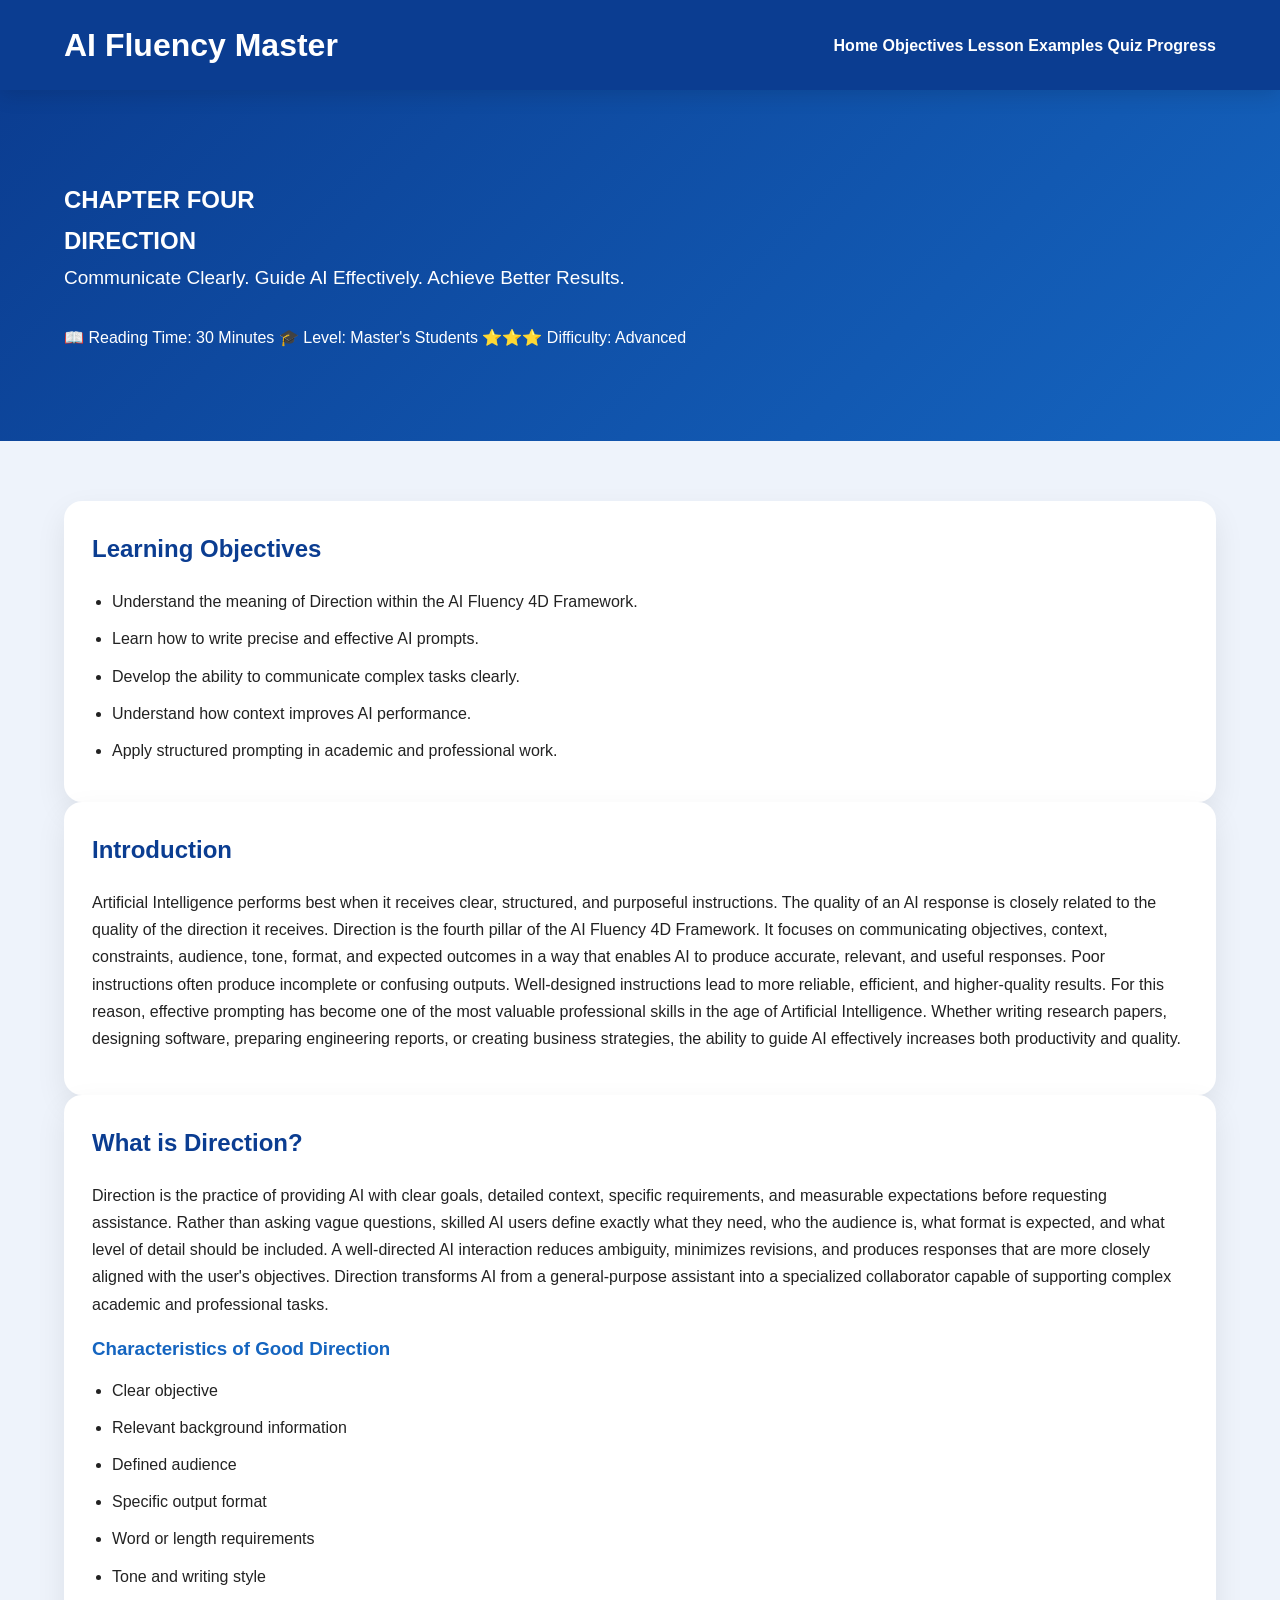
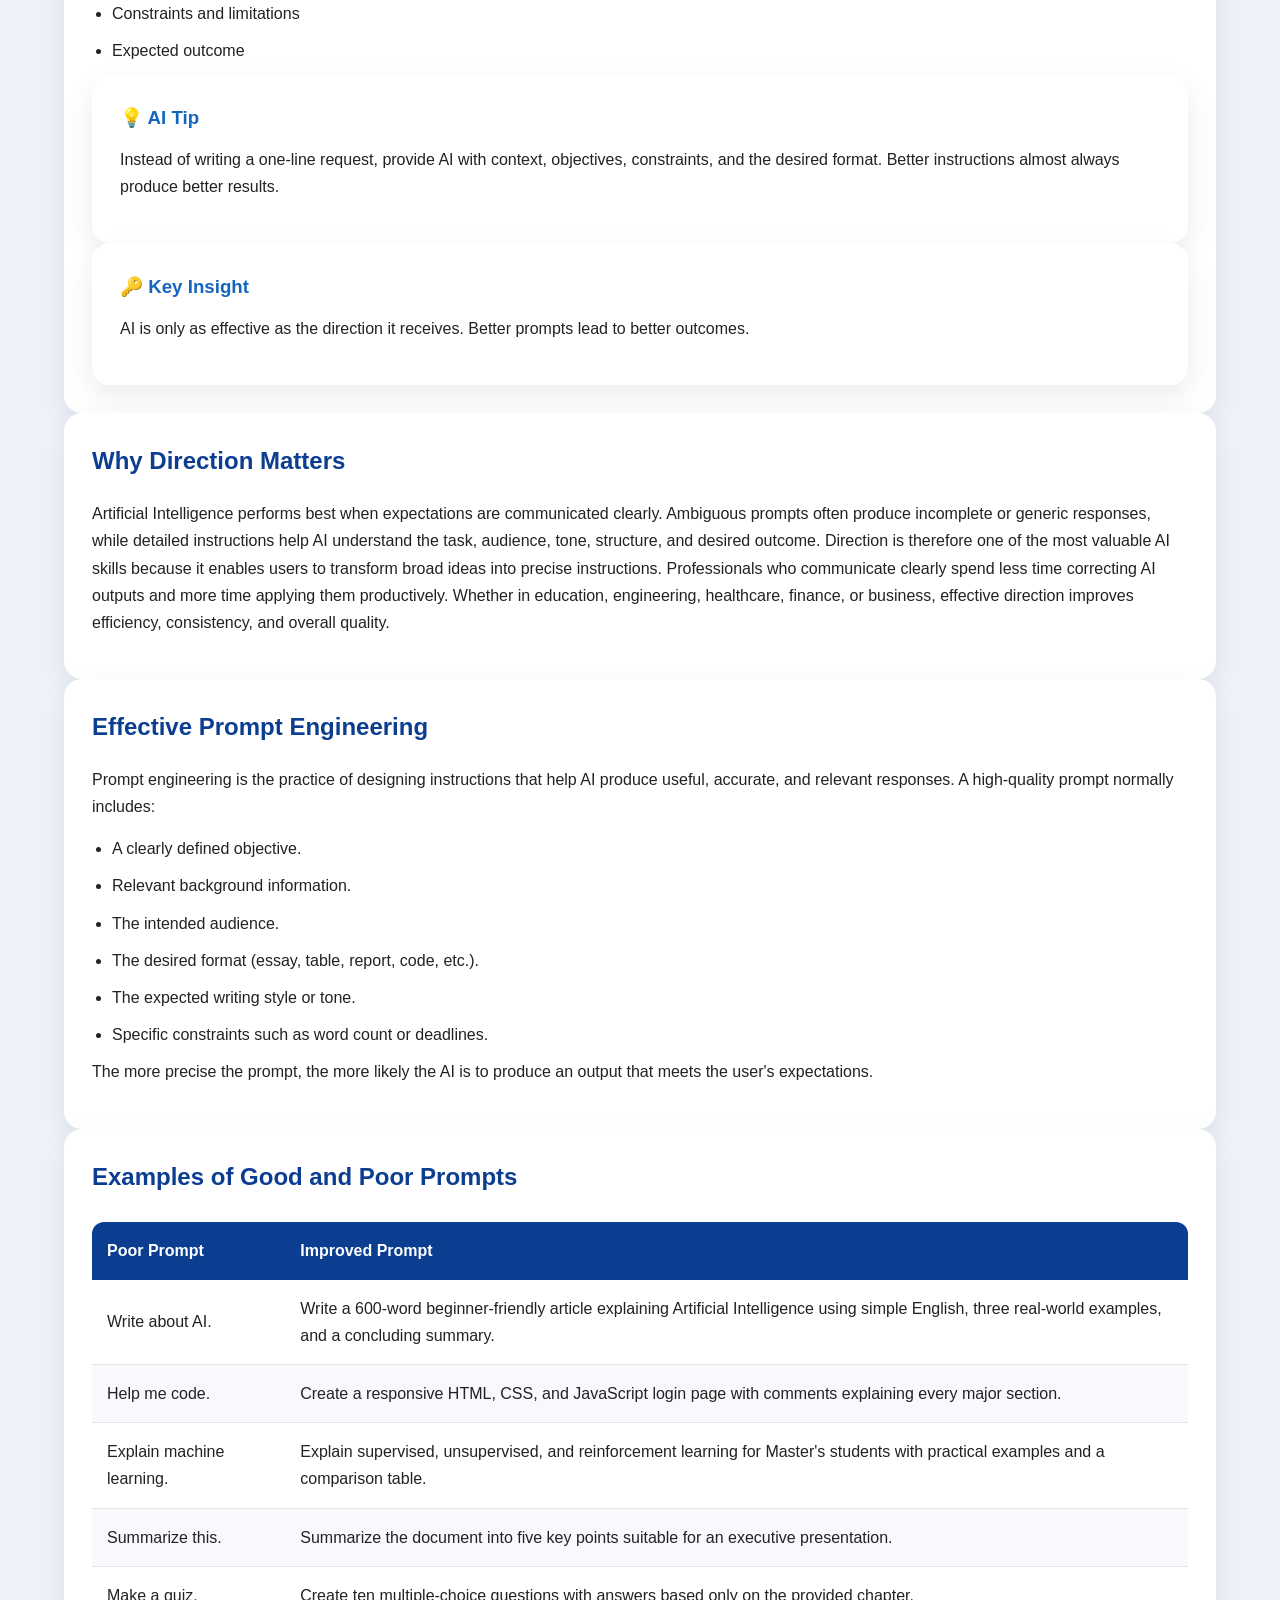
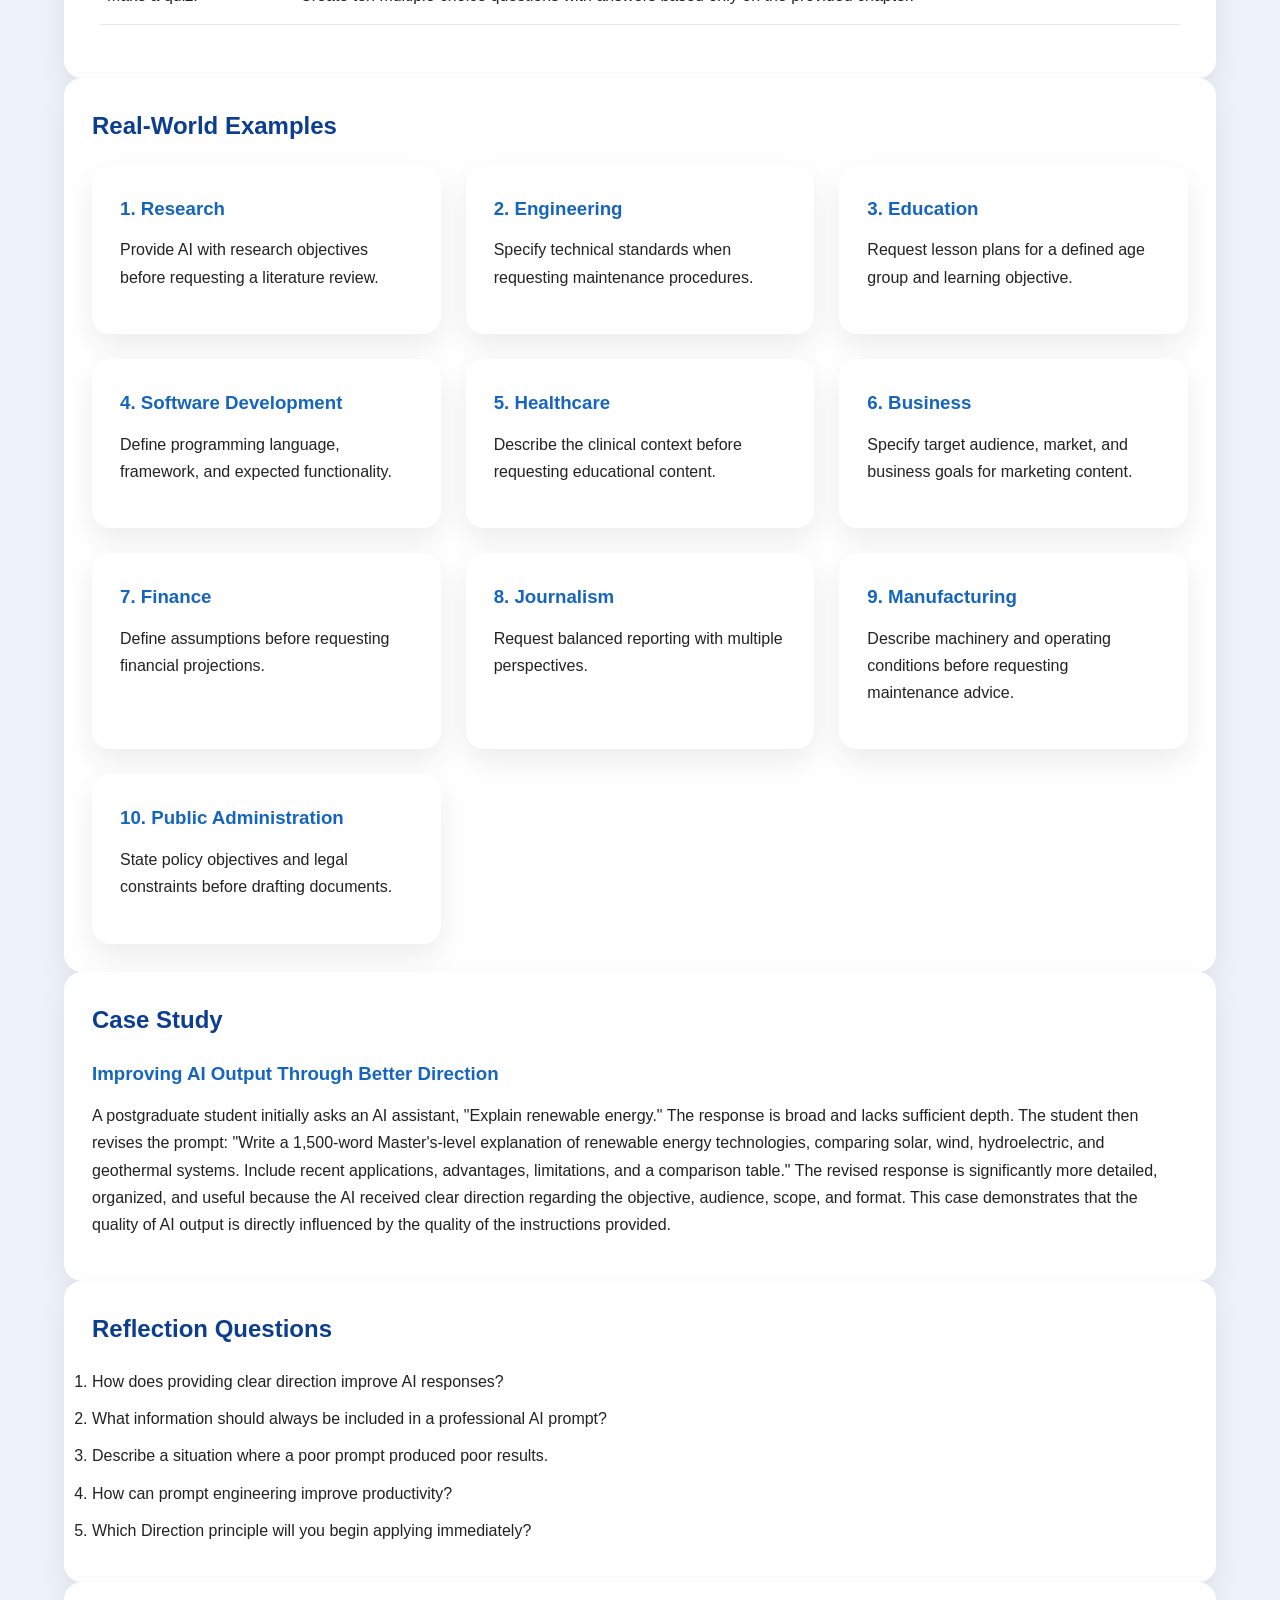
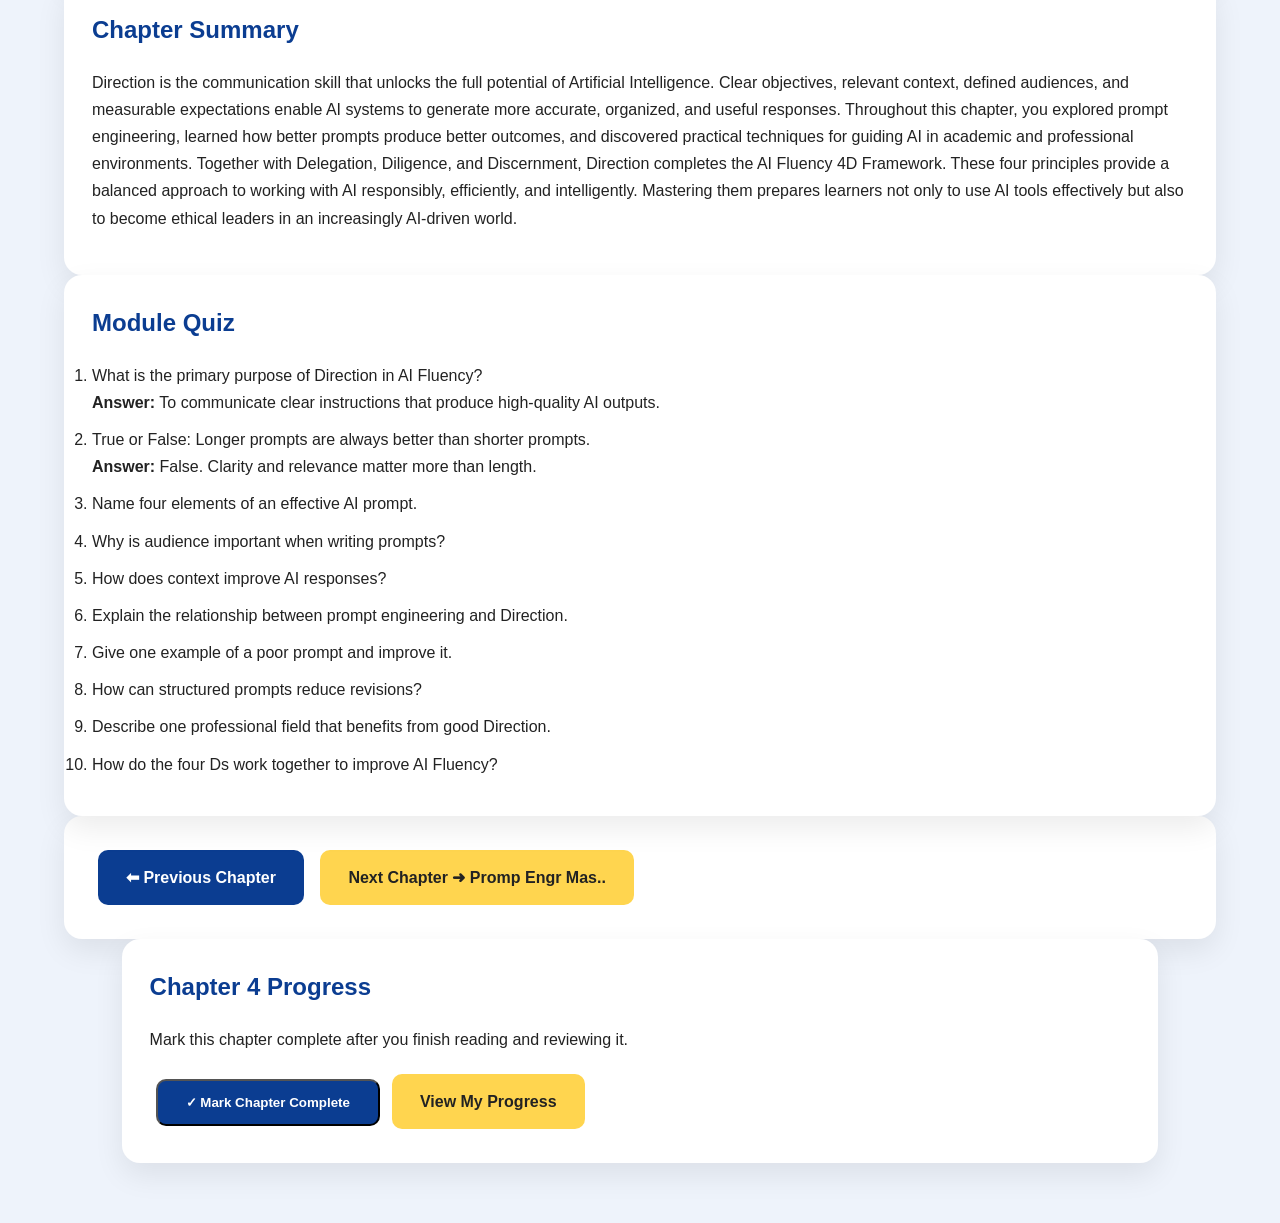
<file: chapters/chapter4.html>
<!DOCTYPE html>
<html lang="en">

<head>

<meta charset="UTF-8">
<meta name="viewport" content="width=device-width, initial-scale=1.0">

<title>Chapter 4 | Direction | AI Fluency Master</title>

<meta name="description"
content="AI Fluency Master - Chapter 4: Direction">

<link rel="stylesheet" href="../css/style.css">
<link rel="stylesheet" href="../css/animations.css">
<link rel="stylesheet" href="../css/responsive.css">

</head>

<body>

<header class="site-header">

<div class="container">

<h1 class="logo">AI Fluency Master</h1>

<nav>

<a href="../index.html">Home</a>

<a href="#objectives">Objectives</a>

<a href="#lesson">Lesson</a>

<a href="#examples">Examples</a>

<a href="#quiz">Quiz</a>

</nav>

</div>

</header>

<section class="hero">

<div class="container">

<h1>

CHAPTER FOUR

<br>

DIRECTION

</h1>

<p>

Communicate Clearly. Guide AI Effectively. Achieve Better Results.

</p>

<div class="hero-info">

<span>📖 Reading Time: 30 Minutes</span>

<span>🎓 Level: Master's Students</span>

<span>⭐⭐⭐ Difficulty: Advanced</span>

</div>

</div>

</section>

<main class="container">

<section id="objectives" class="card reveal">

<h2>Learning Objectives</h2>

<ul>

<li>Understand the meaning of Direction within the AI Fluency 4D Framework.</li>

<li>Learn how to write precise and effective AI prompts.</li>

<li>Develop the ability to communicate complex tasks clearly.</li>

<li>Understand how context improves AI performance.</li>

<li>Apply structured prompting in academic and professional work.</li>

</ul>

</section>

<section class="card reveal">

<h2>Introduction</h2>

<p>

Artificial Intelligence performs best when it receives clear, structured, and purposeful instructions. The quality of an AI response is closely related to the quality of the direction it receives.

Direction is the fourth pillar of the AI Fluency 4D Framework. It focuses on communicating objectives, context, constraints, audience, tone, format, and expected outcomes in a way that enables AI to produce accurate, relevant, and useful responses.

Poor instructions often produce incomplete or confusing outputs. Well-designed instructions lead to more reliable, efficient, and higher-quality results. For this reason, effective prompting has become one of the most valuable professional skills in the age of Artificial Intelligence.

Whether writing research papers, designing software, preparing engineering reports, or creating business strategies, the ability to guide AI effectively increases both productivity and quality.

</p>

</section>

<section id="lesson" class="card reveal">

<h2>What is Direction?</h2>

<p>

Direction is the practice of providing AI with clear goals, detailed context, specific requirements, and measurable expectations before requesting assistance.

Rather than asking vague questions, skilled AI users define exactly what they need, who the audience is, what format is expected, and what level of detail should be included.

A well-directed AI interaction reduces ambiguity, minimizes revisions, and produces responses that are more closely aligned with the user's objectives.

Direction transforms AI from a general-purpose assistant into a specialized collaborator capable of supporting complex academic and professional tasks.

</p>

<h3>Characteristics of Good Direction</h3>

<ul>

<li>Clear objective</li>

<li>Relevant background information</li>

<li>Defined audience</li>

<li>Specific output format</li>

<li>Word or length requirements</li>

<li>Tone and writing style</li>

<li>Constraints and limitations</li>

<li>Expected outcome</li>

</ul>

<div class="card">

<h3>💡 AI Tip</h3>

<p>

Instead of writing a one-line request, provide AI with context, objectives, constraints, and the desired format. Better instructions almost always produce better results.

</p>

</div>

<div class="card">

<h3>🔑 Key Insight</h3>

<p>

AI is only as effective as the direction it receives. Better prompts lead to better outcomes.

</p>

</div>

</section>

  <!-- ===================================================== -->
<!-- WHY DIRECTION MATTERS -->
<!-- ===================================================== -->

<section id="examples" class="card reveal">

<h2>Why Direction Matters</h2>

<p>

Artificial Intelligence performs best when expectations are communicated clearly. Ambiguous prompts often produce incomplete or generic responses, while detailed instructions help AI understand the task, audience, tone, structure, and desired outcome.

Direction is therefore one of the most valuable AI skills because it enables users to transform broad ideas into precise instructions. Professionals who communicate clearly spend less time correcting AI outputs and more time applying them productively.

Whether in education, engineering, healthcare, finance, or business, effective direction improves efficiency, consistency, and overall quality.

</p>

</section>

<!-- ===================================================== -->
<!-- EFFECTIVE PROMPT ENGINEERING -->
<!-- ===================================================== -->

<section class="card reveal">

<h2>Effective Prompt Engineering</h2>

<p>

Prompt engineering is the practice of designing instructions that help AI produce useful, accurate, and relevant responses.

A high-quality prompt normally includes:

</p>

<ul>

<li>A clearly defined objective.</li>

<li>Relevant background information.</li>

<li>The intended audience.</li>

<li>The desired format (essay, table, report, code, etc.).</li>

<li>The expected writing style or tone.</li>

<li>Specific constraints such as word count or deadlines.</li>

</ul>

<p>

The more precise the prompt, the more likely the AI is to produce an output that meets the user's expectations.

</p>

</section>

<!-- ===================================================== -->
<!-- GOOD VS POOR PROMPTS -->
<!-- ===================================================== -->

<section class="card reveal">

<h2>Examples of Good and Poor Prompts</h2>

<table class="table">

<thead>

<tr>

<th>Poor Prompt</th>

<th>Improved Prompt</th>

</tr>

</thead>

<tbody>

<tr>

<td>Write about AI.</td>

<td>Write a 600-word beginner-friendly article explaining Artificial Intelligence using simple English, three real-world examples, and a concluding summary.</td>

</tr>

<tr>

<td>Help me code.</td>

<td>Create a responsive HTML, CSS, and JavaScript login page with comments explaining every major section.</td>

</tr>

<tr>

<td>Explain machine learning.</td>

<td>Explain supervised, unsupervised, and reinforcement learning for Master's students with practical examples and a comparison table.</td>

</tr>

<tr>

<td>Summarize this.</td>

<td>Summarize the document into five key points suitable for an executive presentation.</td>

</tr>

<tr>

<td>Make a quiz.</td>

<td>Create ten multiple-choice questions with answers based only on the provided chapter.</td>

</tr>

</tbody>

</table>

</section>

<!-- ===================================================== -->
<!-- REAL-WORLD EXAMPLES -->
<!-- ===================================================== -->

<section class="card reveal">

<h2>Real-World Examples</h2>

<div class="grid">

<div class="card"><h3>1. Research</h3><p>Provide AI with research objectives before requesting a literature review.</p></div>

<div class="card"><h3>2. Engineering</h3><p>Specify technical standards when requesting maintenance procedures.</p></div>

<div class="card"><h3>3. Education</h3><p>Request lesson plans for a defined age group and learning objective.</p></div>

<div class="card"><h3>4. Software Development</h3><p>Define programming language, framework, and expected functionality.</p></div>

<div class="card"><h3>5. Healthcare</h3><p>Describe the clinical context before requesting educational content.</p></div>

<div class="card"><h3>6. Business</h3><p>Specify target audience, market, and business goals for marketing content.</p></div>

<div class="card"><h3>7. Finance</h3><p>Define assumptions before requesting financial projections.</p></div>

<div class="card"><h3>8. Journalism</h3><p>Request balanced reporting with multiple perspectives.</p></div>

<div class="card"><h3>9. Manufacturing</h3><p>Describe machinery and operating conditions before requesting maintenance advice.</p></div>

<div class="card"><h3>10. Public Administration</h3><p>State policy objectives and legal constraints before drafting documents.</p></div>

</div>

</section>

<!-- ===================================================== -->
<!-- CASE STUDY -->
<!-- ===================================================== -->

<section class="card reveal">

<h2>Case Study</h2>

<h3>Improving AI Output Through Better Direction</h3>

<p>

A postgraduate student initially asks an AI assistant, "Explain renewable energy."

The response is broad and lacks sufficient depth.

The student then revises the prompt:

"Write a 1,500-word Master's-level explanation of renewable energy technologies, comparing solar, wind, hydroelectric, and geothermal systems. Include recent applications, advantages, limitations, and a comparison table."

The revised response is significantly more detailed, organized, and useful because the AI received clear direction regarding the objective, audience, scope, and format.

This case demonstrates that the quality of AI output is directly influenced by the quality of the instructions provided.

</p>

</section>

<!-- ========================= END OF PART B ========================= -->

  <!-- ===================================================== -->
<!-- REFLECTION QUESTIONS -->
<!-- ===================================================== -->

<section class="card reveal">

<h2>Reflection Questions</h2>

<ol>

<li>How does providing clear direction improve AI responses?</li>

<li>What information should always be included in a professional AI prompt?</li>

<li>Describe a situation where a poor prompt produced poor results.</li>

<li>How can prompt engineering improve productivity?</li>

<li>Which Direction principle will you begin applying immediately?</li>

</ol>

</section>

<!-- ===================================================== -->
<!-- CHAPTER SUMMARY -->
<!-- ===================================================== -->

<section class="card reveal">

<h2>Chapter Summary</h2>

<p>

Direction is the communication skill that unlocks the full potential of Artificial Intelligence. Clear objectives, relevant context, defined audiences, and measurable expectations enable AI systems to generate more accurate, organized, and useful responses. Throughout this chapter, you explored prompt engineering, learned how better prompts produce better outcomes, and discovered practical techniques for guiding AI in academic and professional environments.

Together with Delegation, Diligence, and Discernment, Direction completes the AI Fluency 4D Framework. These four principles provide a balanced approach to working with AI responsibly, efficiently, and intelligently. Mastering them prepares learners not only to use AI tools effectively but also to become ethical leaders in an increasingly AI-driven world.

</p>

</section>

<!-- ===================================================== -->
<!-- MODULE QUIZ -->
<!-- ===================================================== -->

<section id="quiz" class="card reveal">

<h2>Module Quiz</h2>

<ol>

<li>What is the primary purpose of Direction in AI Fluency?<br><strong>Answer:</strong> To communicate clear instructions that produce high-quality AI outputs.</li>

<li>True or False: Longer prompts are always better than shorter prompts.<br><strong>Answer:</strong> False. Clarity and relevance matter more than length.</li>

<li>Name four elements of an effective AI prompt.</li>

<li>Why is audience important when writing prompts?</li>

<li>How does context improve AI responses?</li>

<li>Explain the relationship between prompt engineering and Direction.</li>

<li>Give one example of a poor prompt and improve it.</li>

<li>How can structured prompts reduce revisions?</li>

<li>Describe one professional field that benefits from good Direction.</li>

<li>How do the four Ds work together to improve AI Fluency?</li>

</ol>

</section>



<!-- ===================================================== -->
<!-- CHAPTER NAVIGATION -->
<!-- ===================================================== -->

<section class="card">

<div class="hero-buttons">

<a class="btn" href="chapter3.html">

⬅ Previous Chapter

</a>

<a class="btn secondary" href="chapter5.html">

Next Chapter ➜ Promp Engr Mas..

</a>

</div>

</section>

</main>

<script src="../js/app.js"></script>

</body>
</html>
</file>
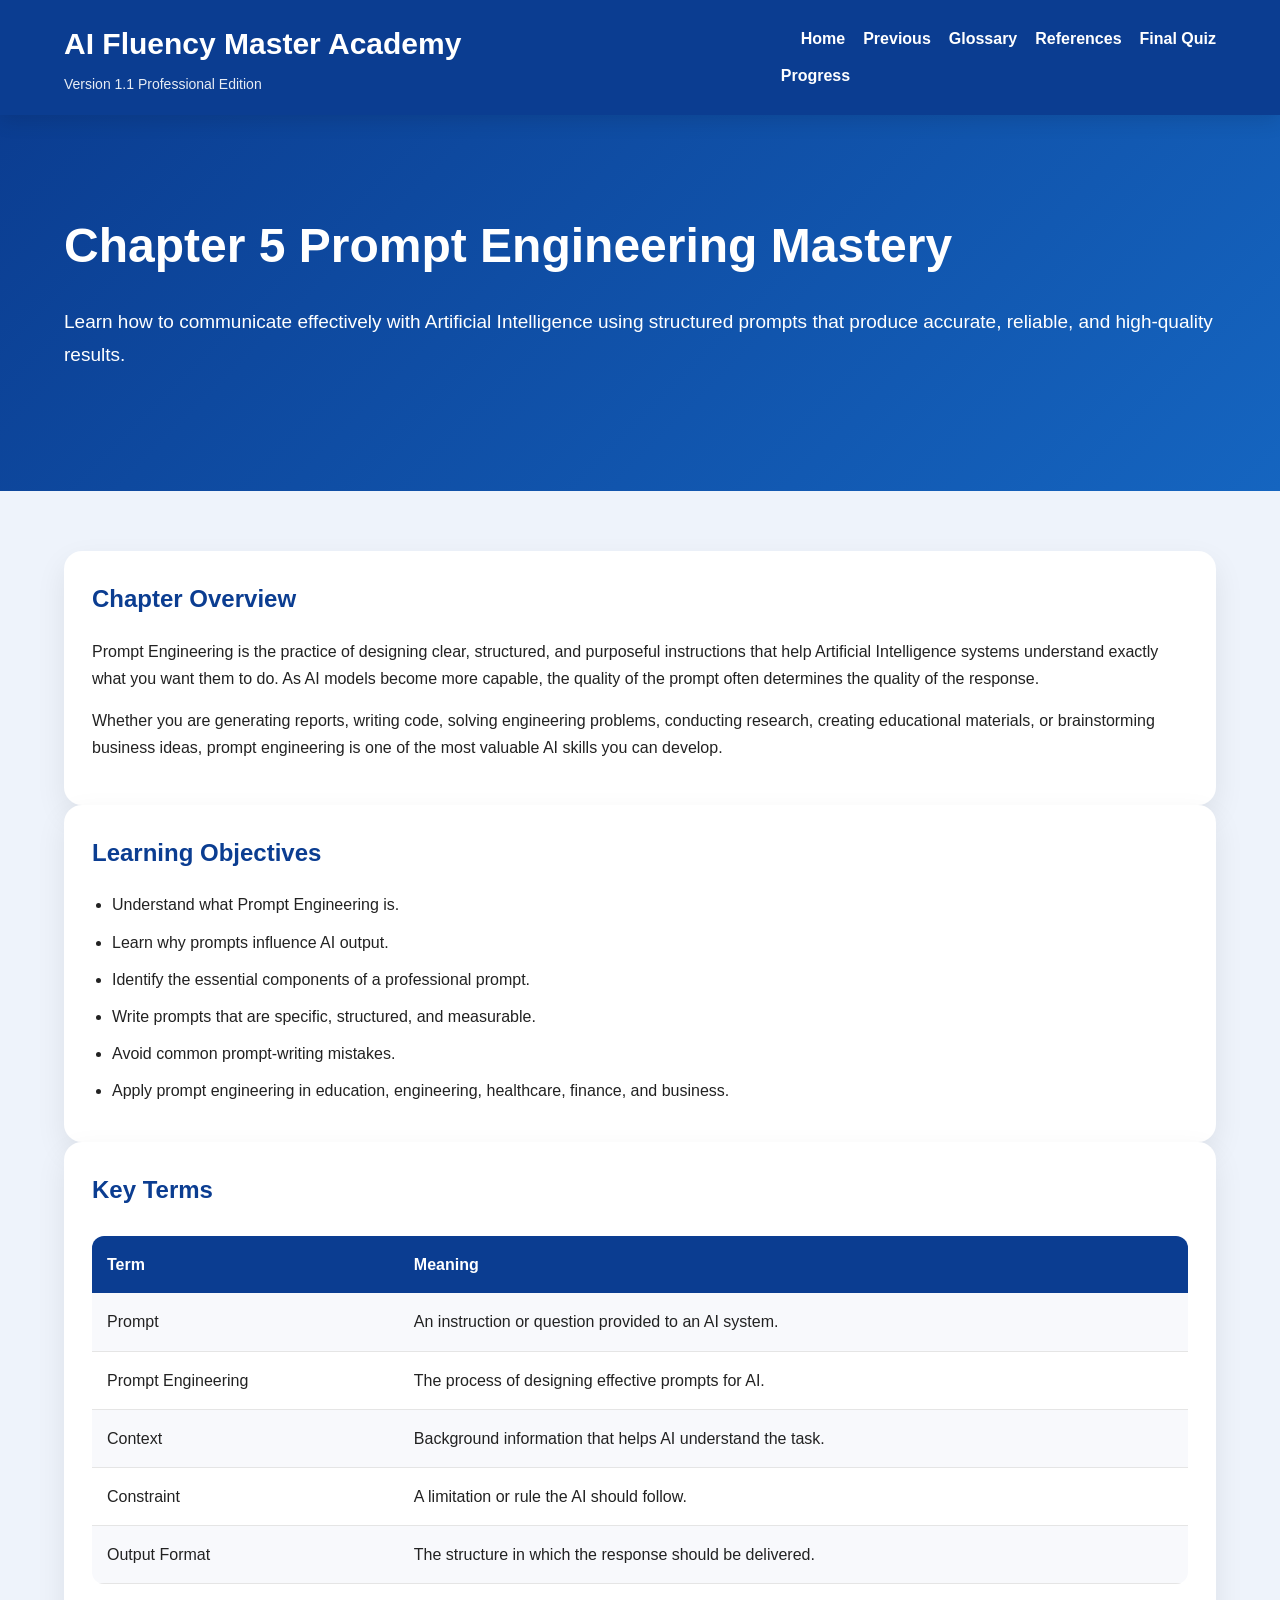
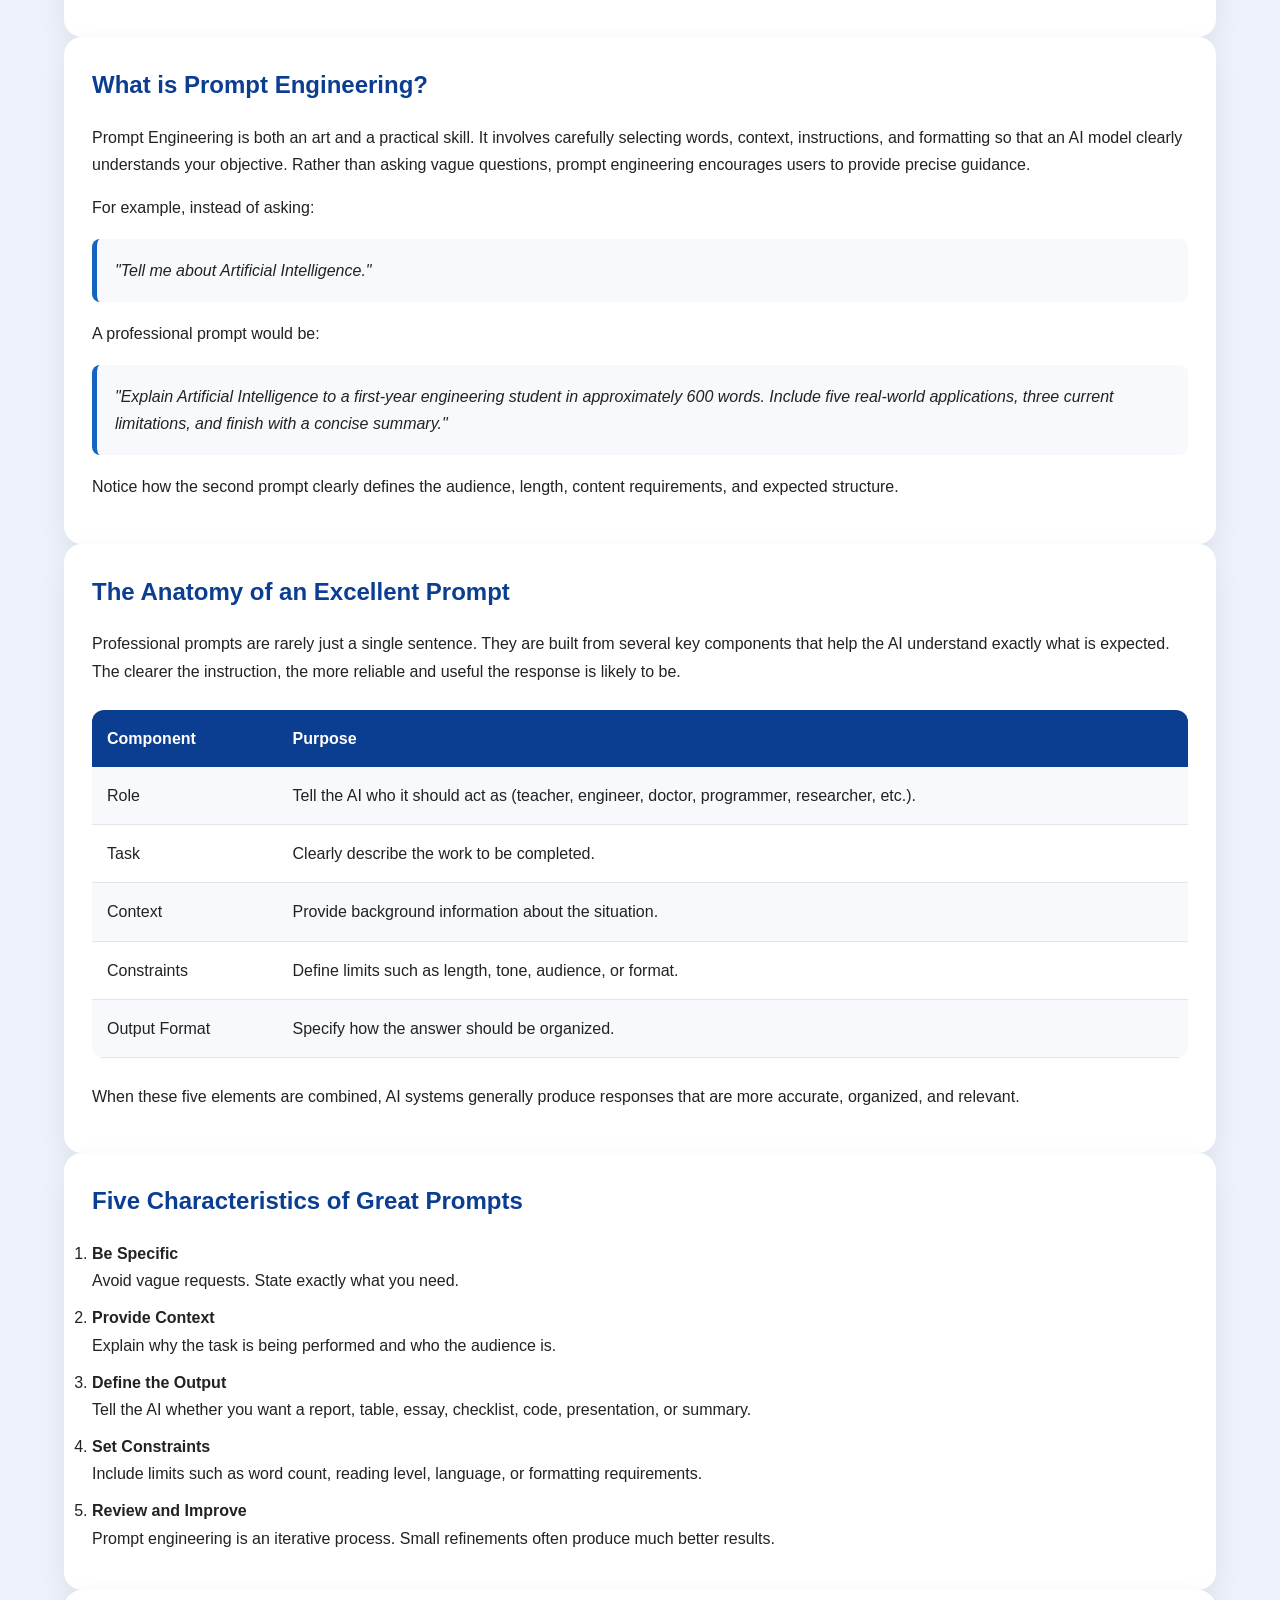
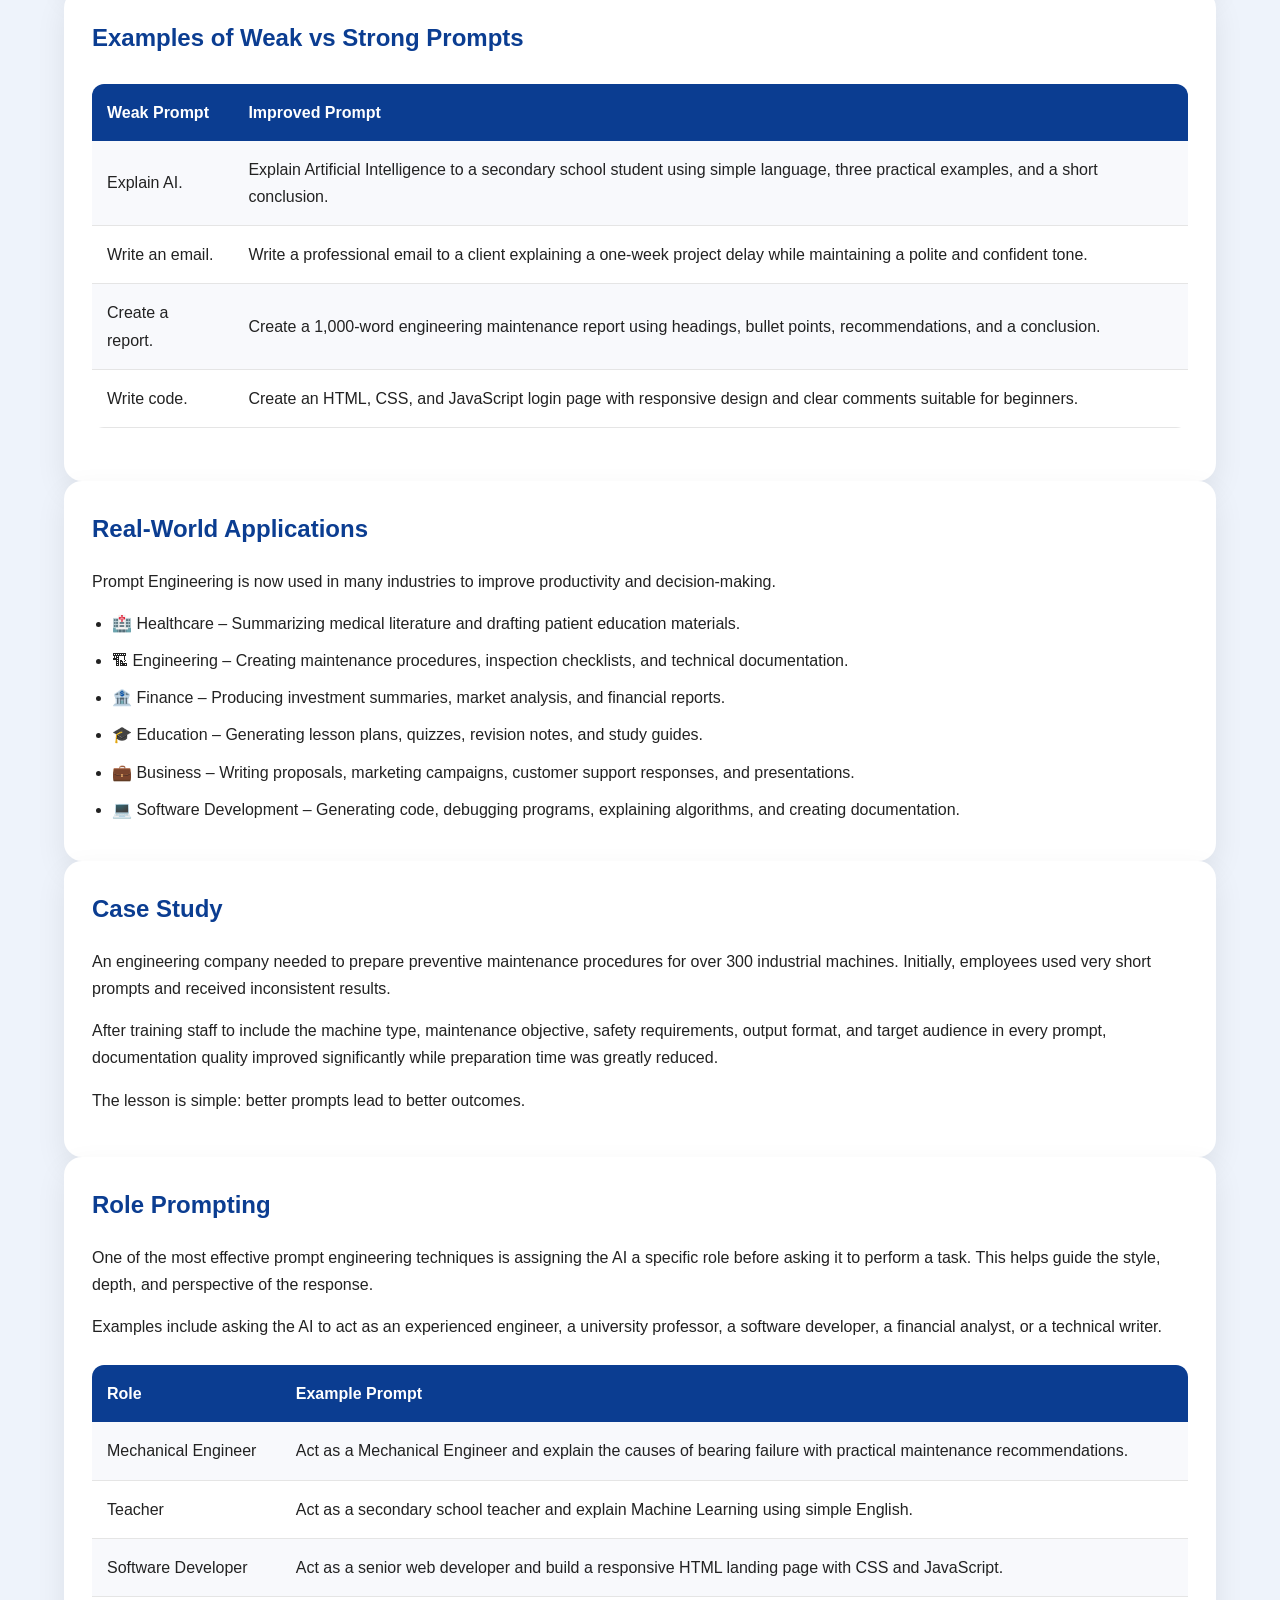
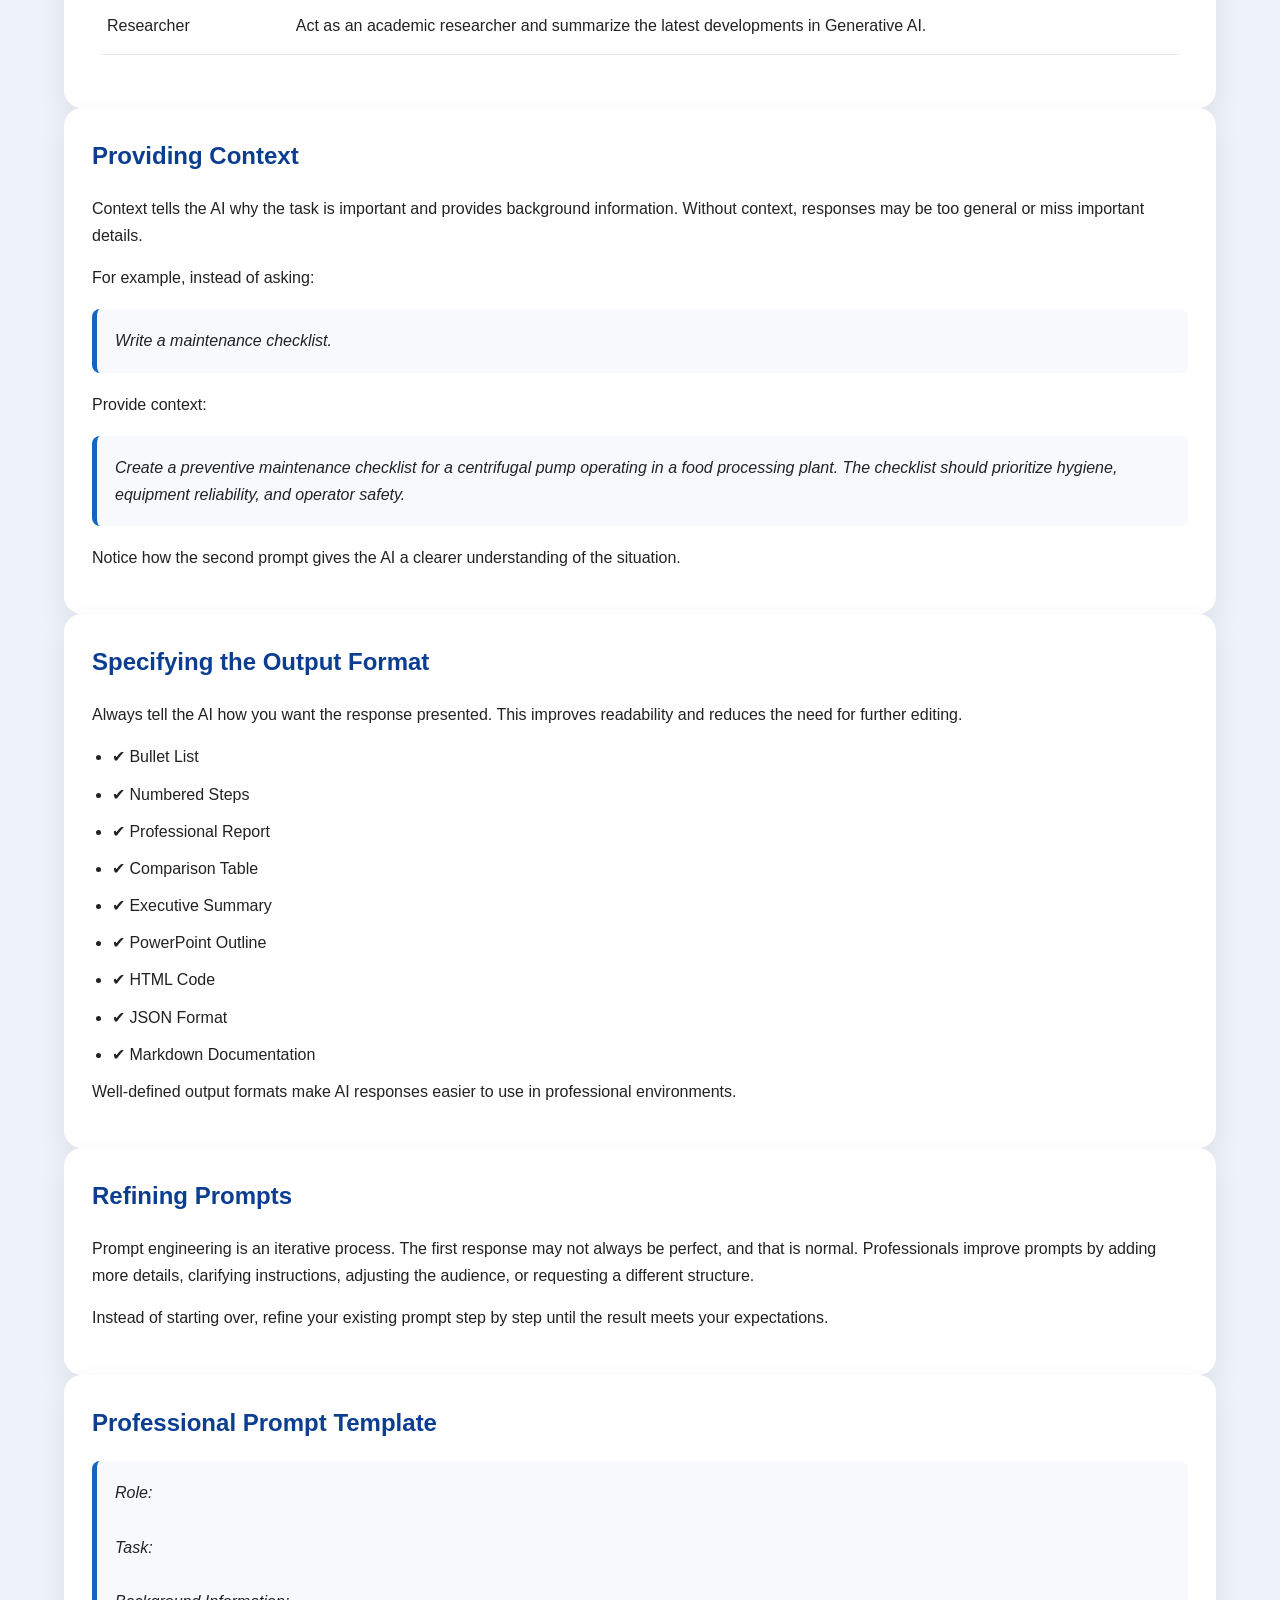
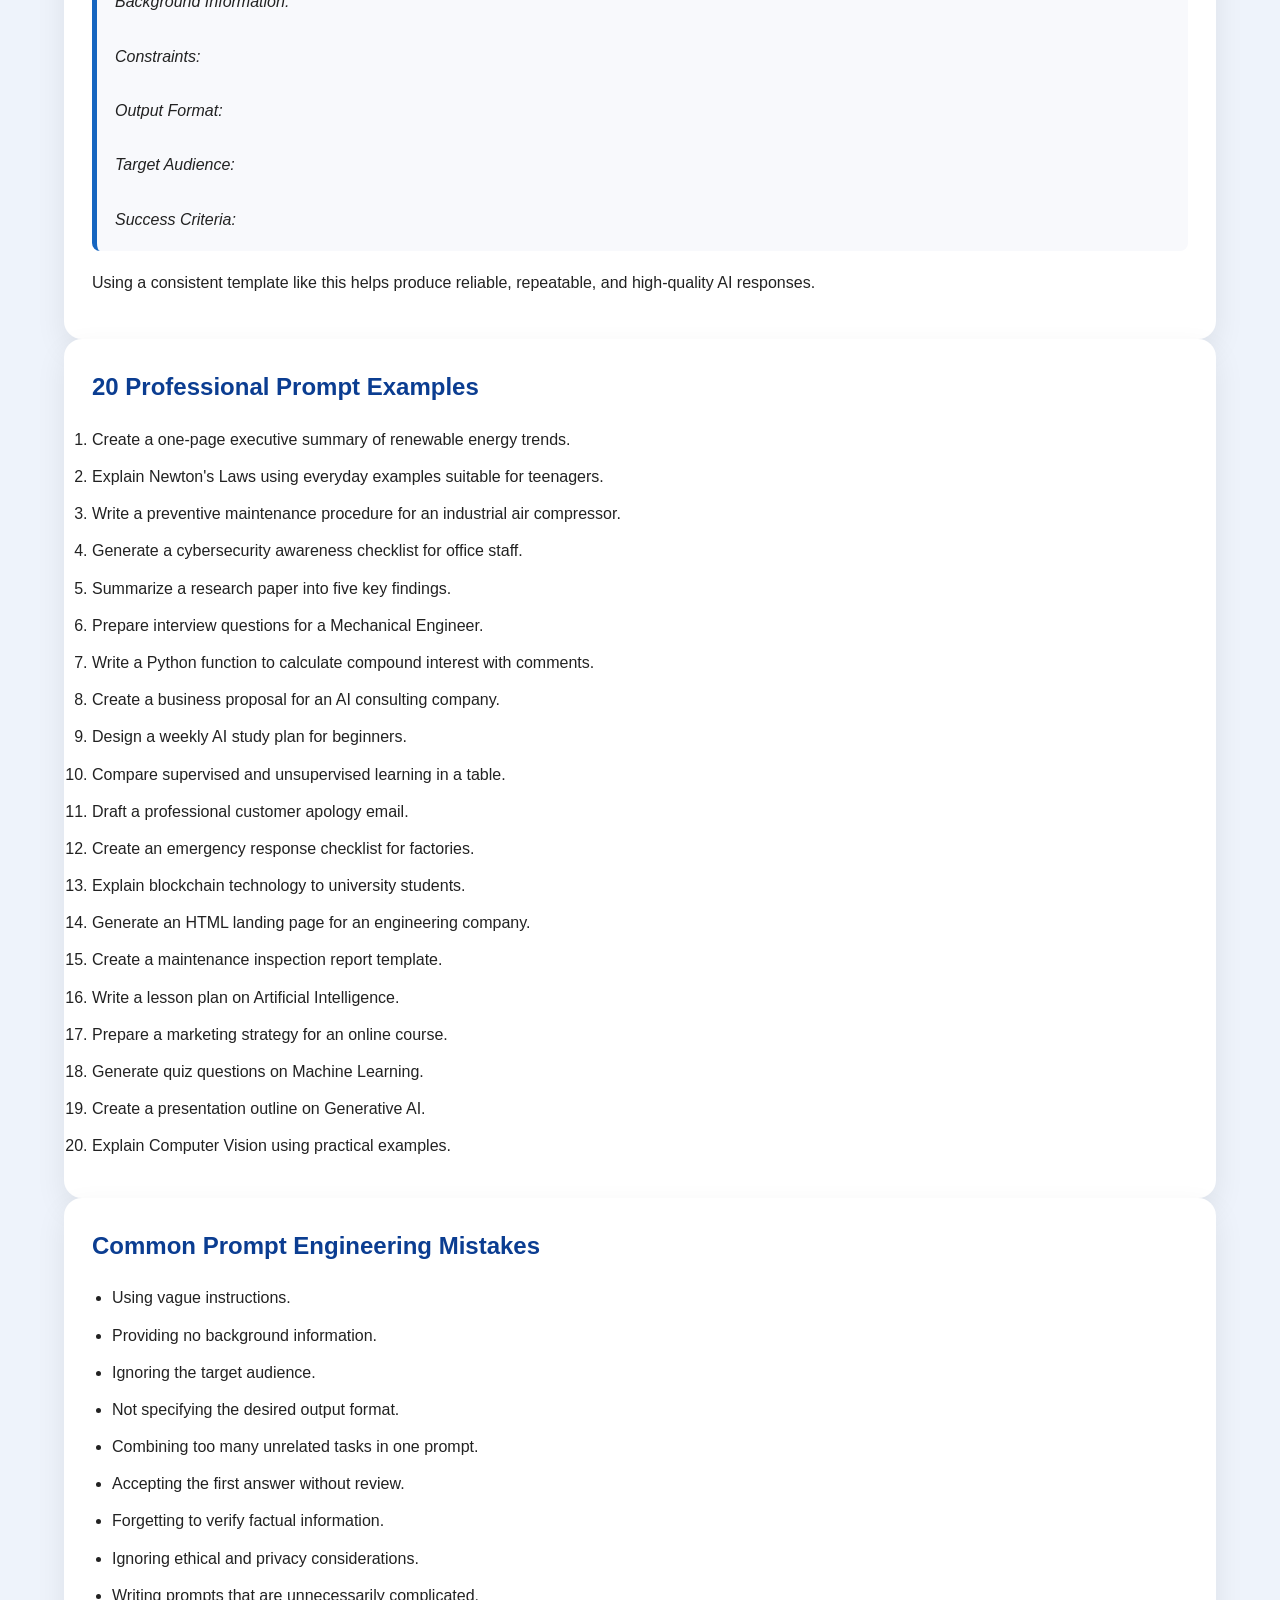
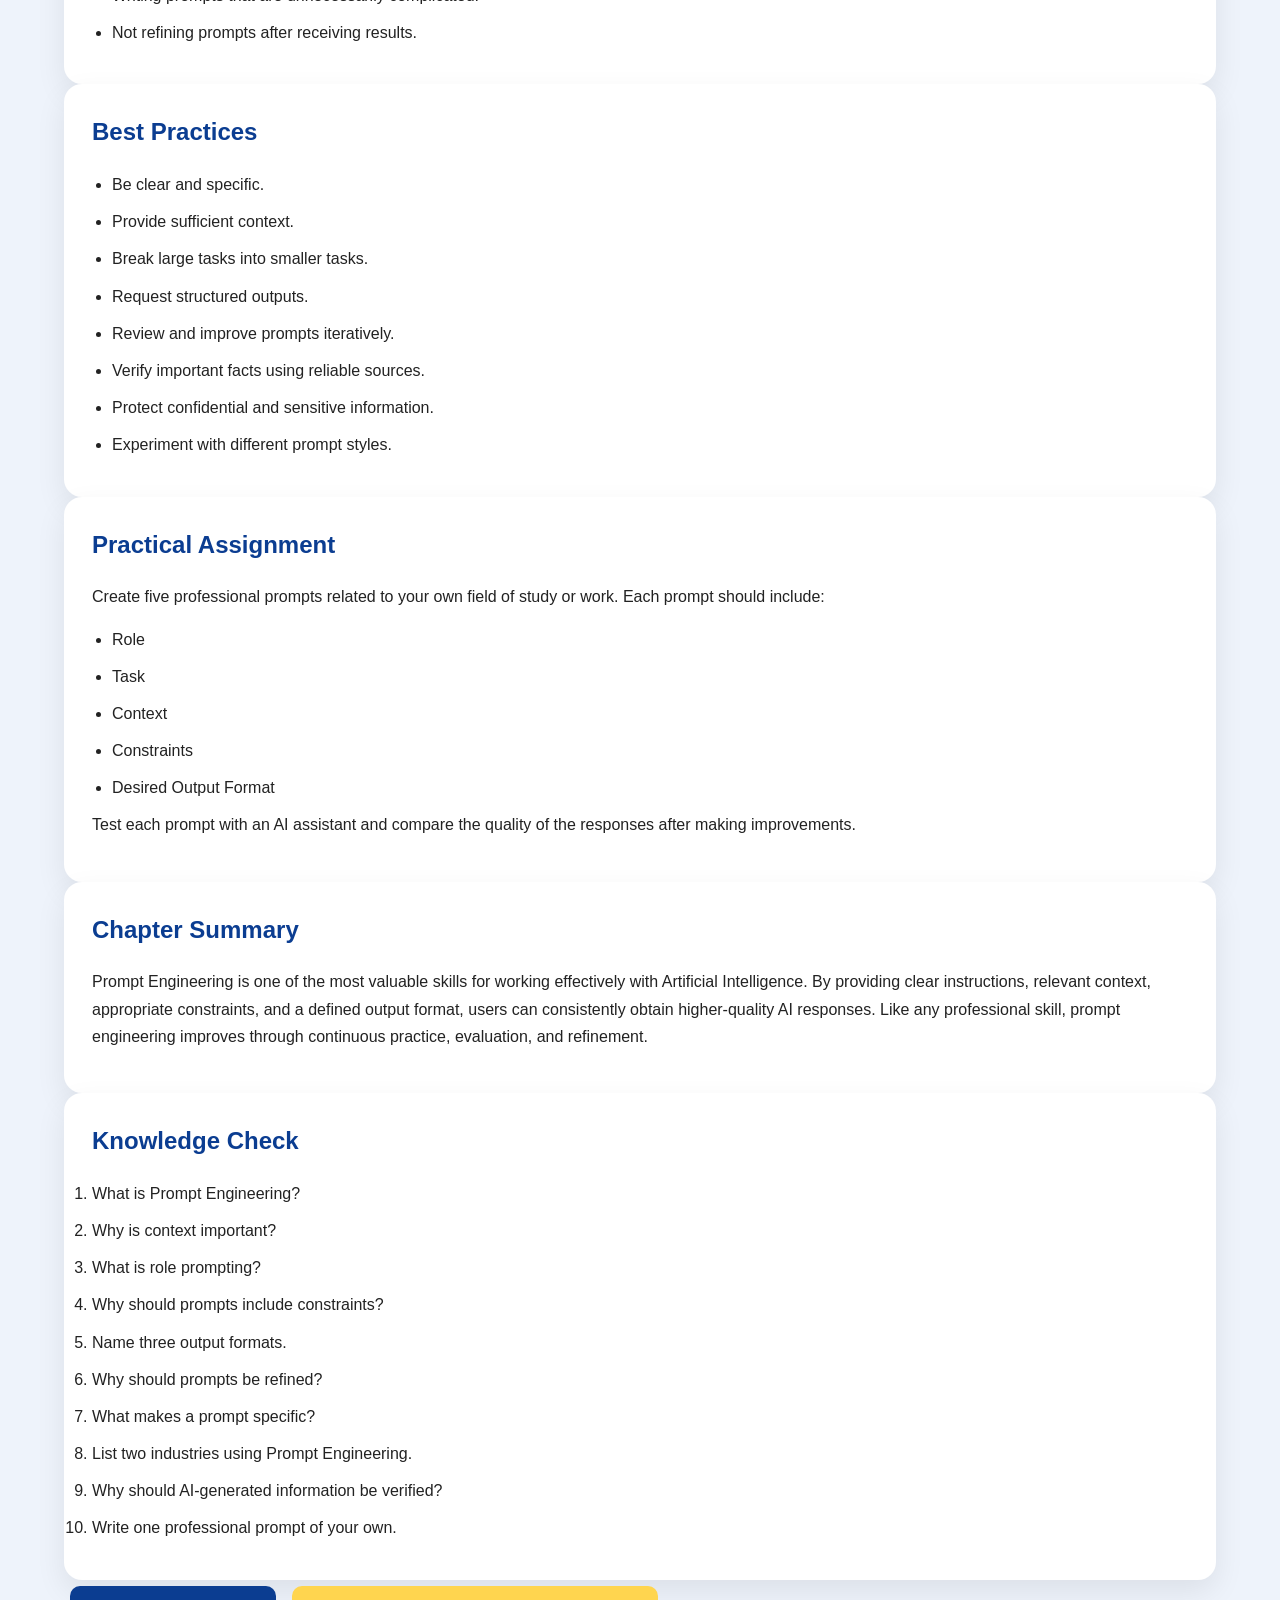
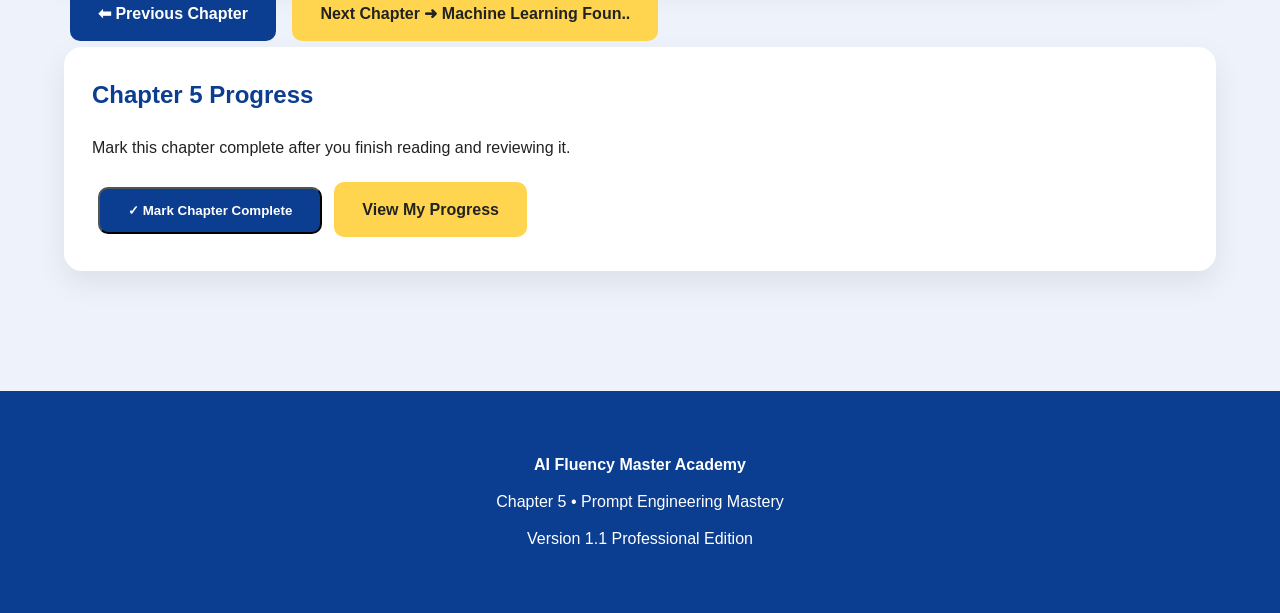
<file: chapters/chapter5.html>
<!DOCTYPE html>
<html lang="en">

<head>

<meta charset="UTF-8">

<meta name="viewport" content="width=device-width, initial-scale=1.0">

<title>Chapter 5 - Prompt Engineering Mastery</title>

<link rel="stylesheet" href="../css/style.css">
<link rel="stylesheet" href="../css/responsive.css">
<link rel="stylesheet" href="../css/animations.css">

</head>

<body>

<header class="site-header">

<div class="container">

<div class="logo">

<h1>AI Fluency Master Academy</h1>

<p>Version 1.1 Professional Edition</p>

</div>

<nav>

<ul>

<li><a href="../index.html">Home</a></li>

<li><a href="chapter4.html">Previous</a></li>

<li><a href="../glossary.html">Glossary</a></li>

<li><a href="../references.html">References</a></li>

<li><a href="../global-quiz.html">Final Quiz</a></li>

</ul>

</nav>

</div>

</header>

<section class="hero">

<div class="container">

<h2>

Chapter 5

Prompt Engineering Mastery

</h2>

<p>

Learn how to communicate effectively with Artificial Intelligence using structured prompts that produce accurate, reliable, and high-quality results.

</p>

</div>

</section>

<main>

<section class="container">

<div class="card">

<h2>Chapter Overview</h2>

<p>

Prompt Engineering is the practice of designing clear, structured, and purposeful instructions that help Artificial Intelligence systems understand exactly what you want them to do. As AI models become more capable, the quality of the prompt often determines the quality of the response.

</p>

<p>

Whether you are generating reports, writing code, solving engineering problems, conducting research, creating educational materials, or brainstorming business ideas, prompt engineering is one of the most valuable AI skills you can develop.

</p>

</div>

</section>

<section class="container">

<div class="card">

<h2>Learning Objectives</h2>

<ul>

<li>Understand what Prompt Engineering is.</li>

<li>Learn why prompts influence AI output.</li>

<li>Identify the essential components of a professional prompt.</li>

<li>Write prompts that are specific, structured, and measurable.</li>

<li>Avoid common prompt-writing mistakes.</li>

<li>Apply prompt engineering in education, engineering, healthcare, finance, and business.</li>

</ul>

</div>

</section>

<section class="container">

<div class="card">

<h2>Key Terms</h2>

<table>

<tr>

<th>Term</th>

<th>Meaning</th>

</tr>

<tr>

<td>Prompt</td>

<td>An instruction or question provided to an AI system.</td>

</tr>

<tr>

<td>Prompt Engineering</td>

<td>The process of designing effective prompts for AI.</td>

</tr>

<tr>

<td>Context</td>

<td>Background information that helps AI understand the task.</td>

</tr>

<tr>

<td>Constraint</td>

<td>A limitation or rule the AI should follow.</td>

</tr>

<tr>

<td>Output Format</td>

<td>The structure in which the response should be delivered.</td>

</tr>

</table>

</div>

</section>

<section class="container">

<div class="card">

<h2>What is Prompt Engineering?</h2>

<p>

Prompt Engineering is both an art and a practical skill. It involves carefully selecting words, context, instructions, and formatting so that an AI model clearly understands your objective. Rather than asking vague questions, prompt engineering encourages users to provide precise guidance.

</p>

<p>

For example, instead of asking:

</p>

<blockquote>

"Tell me about Artificial Intelligence."

</blockquote>

<p>

A professional prompt would be:

</p>

<blockquote>

"Explain Artificial Intelligence to a first-year engineering student in approximately 600 words. Include five real-world applications, three current limitations, and finish with a concise summary."

</blockquote>

<p>

Notice how the second prompt clearly defines the audience, length, content requirements, and expected structure.

</p>

</div>

</section>

  <section class="container">

<div class="card">

<h2>The Anatomy of an Excellent Prompt</h2>

<p>

Professional prompts are rarely just a single sentence. They are built from several key components that help the AI understand exactly what is expected. The clearer the instruction, the more reliable and useful the response is likely to be.

</p>

<table>

<tr>
<th>Component</th>
<th>Purpose</th>
</tr>

<tr>
<td>Role</td>
<td>Tell the AI who it should act as (teacher, engineer, doctor, programmer, researcher, etc.).</td>
</tr>

<tr>
<td>Task</td>
<td>Clearly describe the work to be completed.</td>
</tr>

<tr>
<td>Context</td>
<td>Provide background information about the situation.</td>
</tr>

<tr>
<td>Constraints</td>
<td>Define limits such as length, tone, audience, or format.</td>
</tr>

<tr>
<td>Output Format</td>
<td>Specify how the answer should be organized.</td>
</tr>

</table>

<p>

When these five elements are combined, AI systems generally produce responses that are more accurate, organized, and relevant.

</p>

</div>

</section>

<section class="container">

<div class="card">

<h2>Five Characteristics of Great Prompts</h2>

<ol>

<li><strong>Be Specific</strong><br>
Avoid vague requests. State exactly what you need.</li>

<li><strong>Provide Context</strong><br>
Explain why the task is being performed and who the audience is.</li>

<li><strong>Define the Output</strong><br>
Tell the AI whether you want a report, table, essay, checklist, code, presentation, or summary.</li>

<li><strong>Set Constraints</strong><br>
Include limits such as word count, reading level, language, or formatting requirements.</li>

<li><strong>Review and Improve</strong><br>
Prompt engineering is an iterative process. Small refinements often produce much better results.</li>

</ol>

</div>

</section>

<section class="container">

<div class="card">

<h2>Examples of Weak vs Strong Prompts</h2>

<table>

<tr>

<th>Weak Prompt</th>

<th>Improved Prompt</th>

</tr>

<tr>

<td>Explain AI.</td>

<td>Explain Artificial Intelligence to a secondary school student using simple language, three practical examples, and a short conclusion.</td>

</tr>

<tr>

<td>Write an email.</td>

<td>Write a professional email to a client explaining a one-week project delay while maintaining a polite and confident tone.</td>

</tr>

<tr>

<td>Create a report.</td>

<td>Create a 1,000-word engineering maintenance report using headings, bullet points, recommendations, and a conclusion.</td>

</tr>

<tr>

<td>Write code.</td>

<td>Create an HTML, CSS, and JavaScript login page with responsive design and clear comments suitable for beginners.</td>

</tr>

</table>

</div>

</section>

<section class="container">

<div class="card">

<h2>Real-World Applications</h2>

<p>

Prompt Engineering is now used in many industries to improve productivity and decision-making.

</p>

<ul>

<li>🏥 Healthcare – Summarizing medical literature and drafting patient education materials.</li>

<li>🏗 Engineering – Creating maintenance procedures, inspection checklists, and technical documentation.</li>

<li>🏦 Finance – Producing investment summaries, market analysis, and financial reports.</li>

<li>🎓 Education – Generating lesson plans, quizzes, revision notes, and study guides.</li>

<li>💼 Business – Writing proposals, marketing campaigns, customer support responses, and presentations.</li>

<li>💻 Software Development – Generating code, debugging programs, explaining algorithms, and creating documentation.</li>

</ul>

</div>

</section>

<section class="container">

<div class="card">

<h2>Case Study</h2>

<p>

An engineering company needed to prepare preventive maintenance procedures for over 300 industrial machines. Initially, employees used very short prompts and received inconsistent results.

</p>

<p>

After training staff to include the machine type, maintenance objective, safety requirements, output format, and target audience in every prompt, documentation quality improved significantly while preparation time was greatly reduced.

</p>

<p>

The lesson is simple: better prompts lead to better outcomes.

</p>

</div>

</section>

  <section class="container">

<div class="card">

<h2>Role Prompting</h2>

<p>

One of the most effective prompt engineering techniques is assigning the AI a specific role before asking it to perform a task. This helps guide the style, depth, and perspective of the response.

</p>

<p>

Examples include asking the AI to act as an experienced engineer, a university professor, a software developer, a financial analyst, or a technical writer.

</p>

<table>

<tr>

<th>Role</th>

<th>Example Prompt</th>

</tr>

<tr>

<td>Mechanical Engineer</td>

<td>Act as a Mechanical Engineer and explain the causes of bearing failure with practical maintenance recommendations.</td>

</tr>

<tr>

<td>Teacher</td>

<td>Act as a secondary school teacher and explain Machine Learning using simple English.</td>

</tr>

<tr>

<td>Software Developer</td>

<td>Act as a senior web developer and build a responsive HTML landing page with CSS and JavaScript.</td>

</tr>

<tr>

<td>Researcher</td>

<td>Act as an academic researcher and summarize the latest developments in Generative AI.</td>

</tr>

</table>

</div>

</section>

<section class="container">

<div class="card">

<h2>Providing Context</h2>

<p>

Context tells the AI why the task is important and provides background information. Without context, responses may be too general or miss important details.

</p>

<p>

For example, instead of asking:

</p>

<blockquote>

Write a maintenance checklist.

</blockquote>

<p>

Provide context:

</p>

<blockquote>

Create a preventive maintenance checklist for a centrifugal pump operating in a food processing plant. The checklist should prioritize hygiene, equipment reliability, and operator safety.

</blockquote>

<p>

Notice how the second prompt gives the AI a clearer understanding of the situation.

</p>

</div>

</section>

<section class="container">

<div class="card">

<h2>Specifying the Output Format</h2>

<p>

Always tell the AI how you want the response presented. This improves readability and reduces the need for further editing.

</p>

<ul>

<li>✔ Bullet List</li>

<li>✔ Numbered Steps</li>

<li>✔ Professional Report</li>

<li>✔ Comparison Table</li>

<li>✔ Executive Summary</li>

<li>✔ PowerPoint Outline</li>

<li>✔ HTML Code</li>

<li>✔ JSON Format</li>

<li>✔ Markdown Documentation</li>

</ul>

<p>

Well-defined output formats make AI responses easier to use in professional environments.

</p>

</div>

</section>

<section class="container">

<div class="card">

<h2>Refining Prompts</h2>

<p>

Prompt engineering is an iterative process. The first response may not always be perfect, and that is normal. Professionals improve prompts by adding more details, clarifying instructions, adjusting the audience, or requesting a different structure.

</p>

<p>

Instead of starting over, refine your existing prompt step by step until the result meets your expectations.

</p>

</div>

</section>

<section class="container">

<div class="card">

<h2>Professional Prompt Template</h2>

<blockquote>

Role:<br><br>

Task:<br><br>

Background Information:<br><br>

Constraints:<br><br>

Output Format:<br><br>

Target Audience:<br><br>

Success Criteria:

</blockquote>

<p>

Using a consistent template like this helps produce reliable, repeatable, and high-quality AI responses.

</p>

</div>

</section>

  <section class="container">

<div class="card">

<h2>20 Professional Prompt Examples</h2>

<ol>

<li>Create a one-page executive summary of renewable energy trends.</li>

<li>Explain Newton's Laws using everyday examples suitable for teenagers.</li>

<li>Write a preventive maintenance procedure for an industrial air compressor.</li>

<li>Generate a cybersecurity awareness checklist for office staff.</li>

<li>Summarize a research paper into five key findings.</li>

<li>Prepare interview questions for a Mechanical Engineer.</li>

<li>Write a Python function to calculate compound interest with comments.</li>

<li>Create a business proposal for an AI consulting company.</li>

<li>Design a weekly AI study plan for beginners.</li>

<li>Compare supervised and unsupervised learning in a table.</li>

<li>Draft a professional customer apology email.</li>

<li>Create an emergency response checklist for factories.</li>

<li>Explain blockchain technology to university students.</li>

<li>Generate an HTML landing page for an engineering company.</li>

<li>Create a maintenance inspection report template.</li>

<li>Write a lesson plan on Artificial Intelligence.</li>

<li>Prepare a marketing strategy for an online course.</li>

<li>Generate quiz questions on Machine Learning.</li>

<li>Create a presentation outline on Generative AI.</li>

<li>Explain Computer Vision using practical examples.</li>

</ol>

</div>

</section>

<section class="container">

<div class="card">

<h2>Common Prompt Engineering Mistakes</h2>

<ul>

<li>Using vague instructions.</li>

<li>Providing no background information.</li>

<li>Ignoring the target audience.</li>

<li>Not specifying the desired output format.</li>

<li>Combining too many unrelated tasks in one prompt.</li>

<li>Accepting the first answer without review.</li>

<li>Forgetting to verify factual information.</li>

<li>Ignoring ethical and privacy considerations.</li>

<li>Writing prompts that are unnecessarily complicated.</li>

<li>Not refining prompts after receiving results.</li>

</ul>

</div>

</section>

<section class="container">

<div class="card">

<h2>Best Practices</h2>

<ul>

<li>Be clear and specific.</li>

<li>Provide sufficient context.</li>

<li>Break large tasks into smaller tasks.</li>

<li>Request structured outputs.</li>

<li>Review and improve prompts iteratively.</li>

<li>Verify important facts using reliable sources.</li>

<li>Protect confidential and sensitive information.</li>

<li>Experiment with different prompt styles.</li>

</ul>

</div>

</section>

<section class="container">

<div class="card">

<h2>Practical Assignment</h2>

<p>

Create five professional prompts related to your own field of study or work.

Each prompt should include:

</p>

<ul>

<li>Role</li>

<li>Task</li>

<li>Context</li>

<li>Constraints</li>

<li>Desired Output Format</li>

</ul>

<p>

Test each prompt with an AI assistant and compare the quality of the responses after making improvements.

</p>

</div>

</section>

<section class="container">

<div class="card">

<h2>Chapter Summary</h2>

<p>

Prompt Engineering is one of the most valuable skills for working effectively with Artificial Intelligence. By providing clear instructions, relevant context, appropriate constraints, and a defined output format, users can consistently obtain higher-quality AI responses. Like any professional skill, prompt engineering improves through continuous practice, evaluation, and refinement.

</p>

</div>

</section>

<section class="container">

<div class="card">

<h2>Knowledge Check</h2>

<ol>

<li>What is Prompt Engineering?</li>

<li>Why is context important?</li>

<li>What is role prompting?</li>

<li>Why should prompts include constraints?</li>

<li>Name three output formats.</li>

<li>Why should prompts be refined?</li>

<li>What makes a prompt specific?</li>

<li>List two industries using Prompt Engineering.</li>

<li>Why should AI-generated information be verified?</li>

<li>Write one professional prompt of your own.</li>

</ol>

</div>

</section>

<section class="container">

<div class="hero-buttons">

<a class="btn" href="chapter4.html">

⬅ Previous Chapter

</a>

<a class="btn secondary" href="chapter6.html">

Next Chapter ➜ Machine Learning Foun..

</a>

</div>

</section>

</main>

<footer class="site-footer">

<div class="container">

<p><strong>AI Fluency Master Academy</strong></p>

<p>Chapter 5 • Prompt Engineering Mastery</p>

<p>Version 1.1 Professional Edition</p>

</div>

</footer>

<script src="../js/app.js"></script>

</body>

</html>
</file>
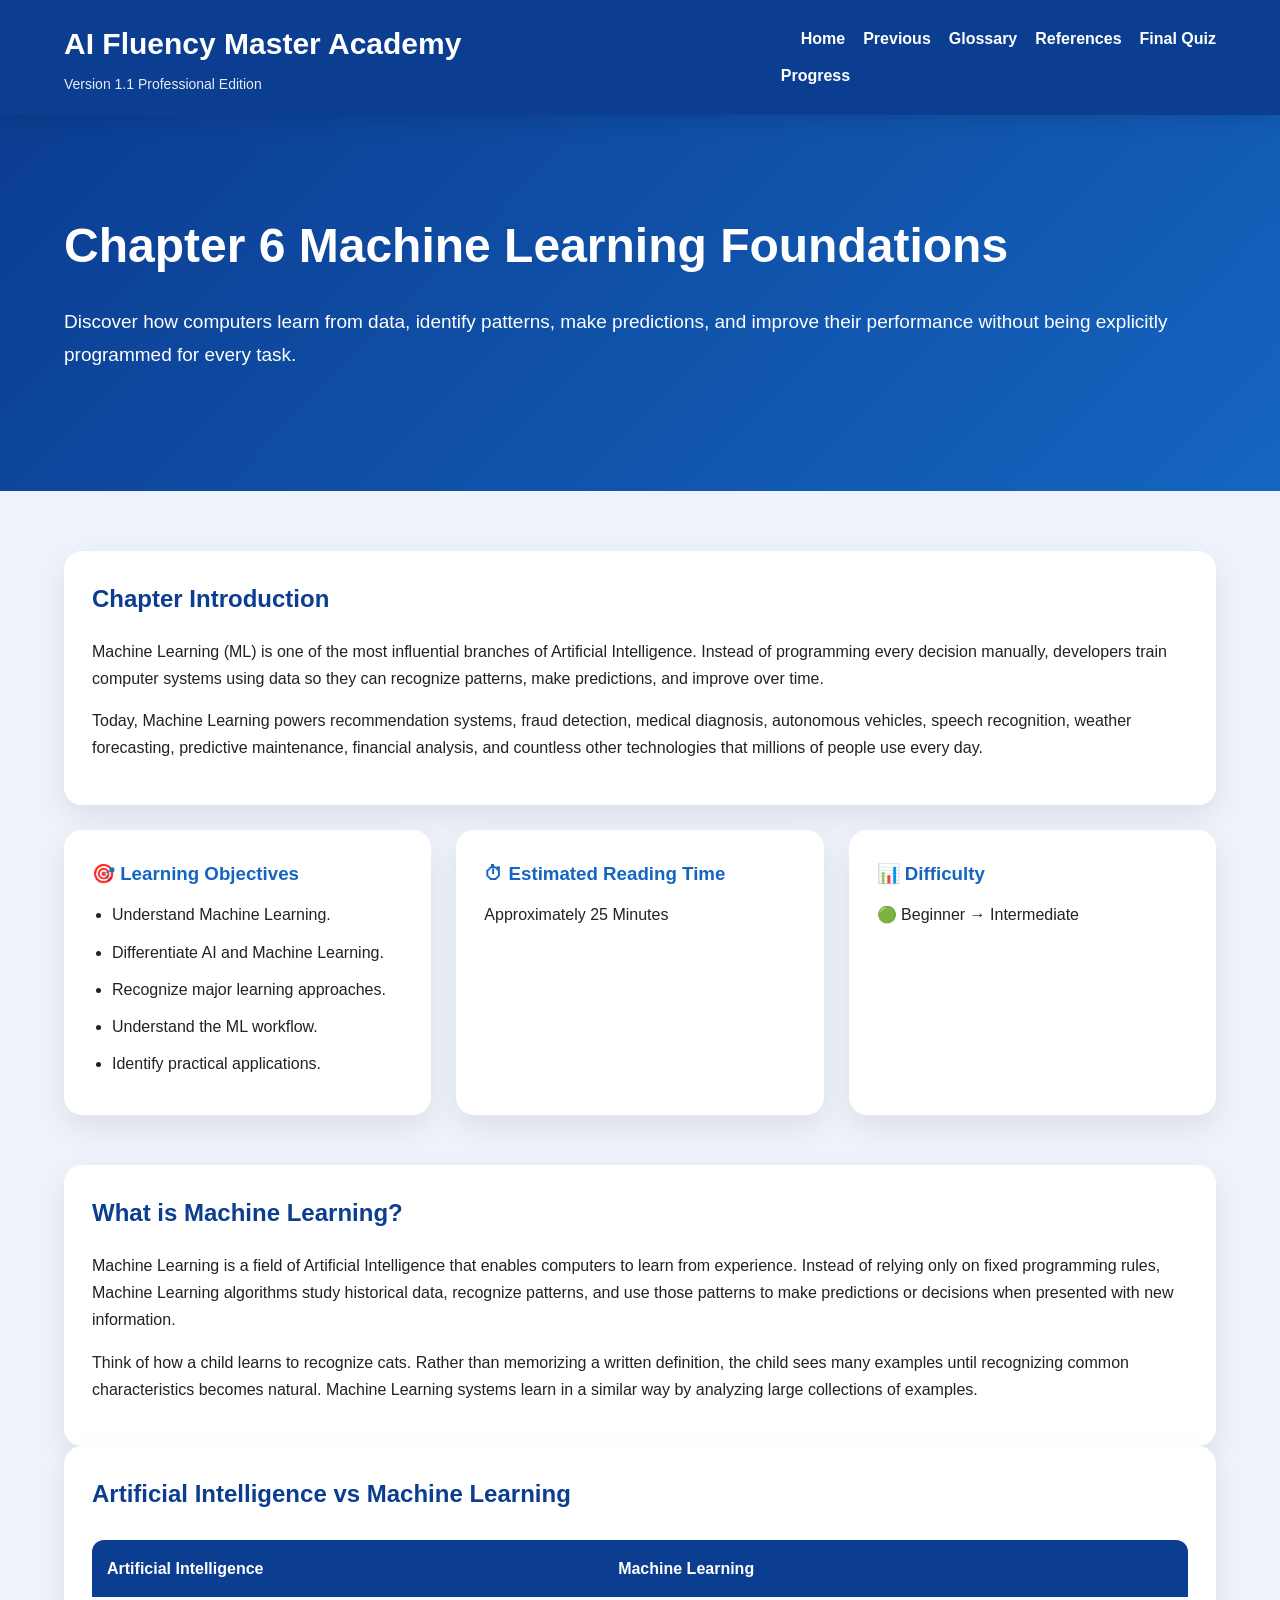
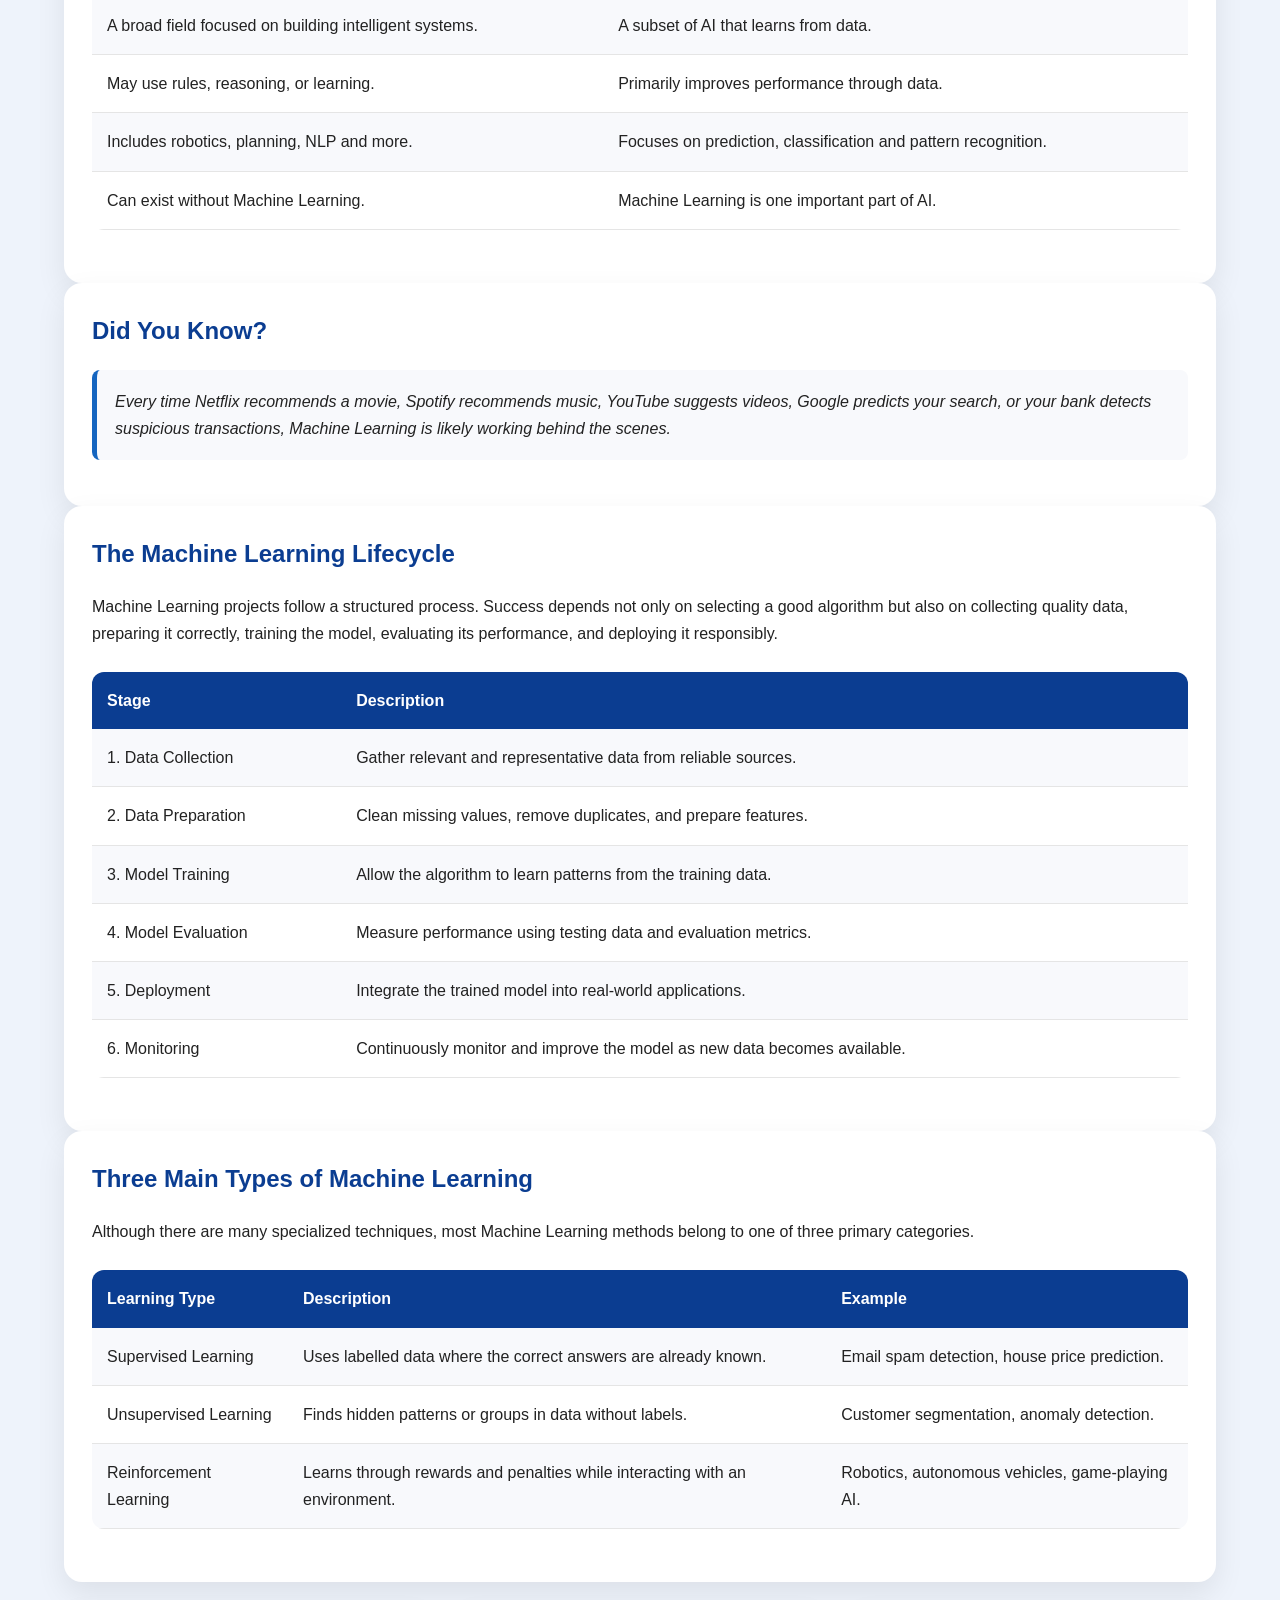
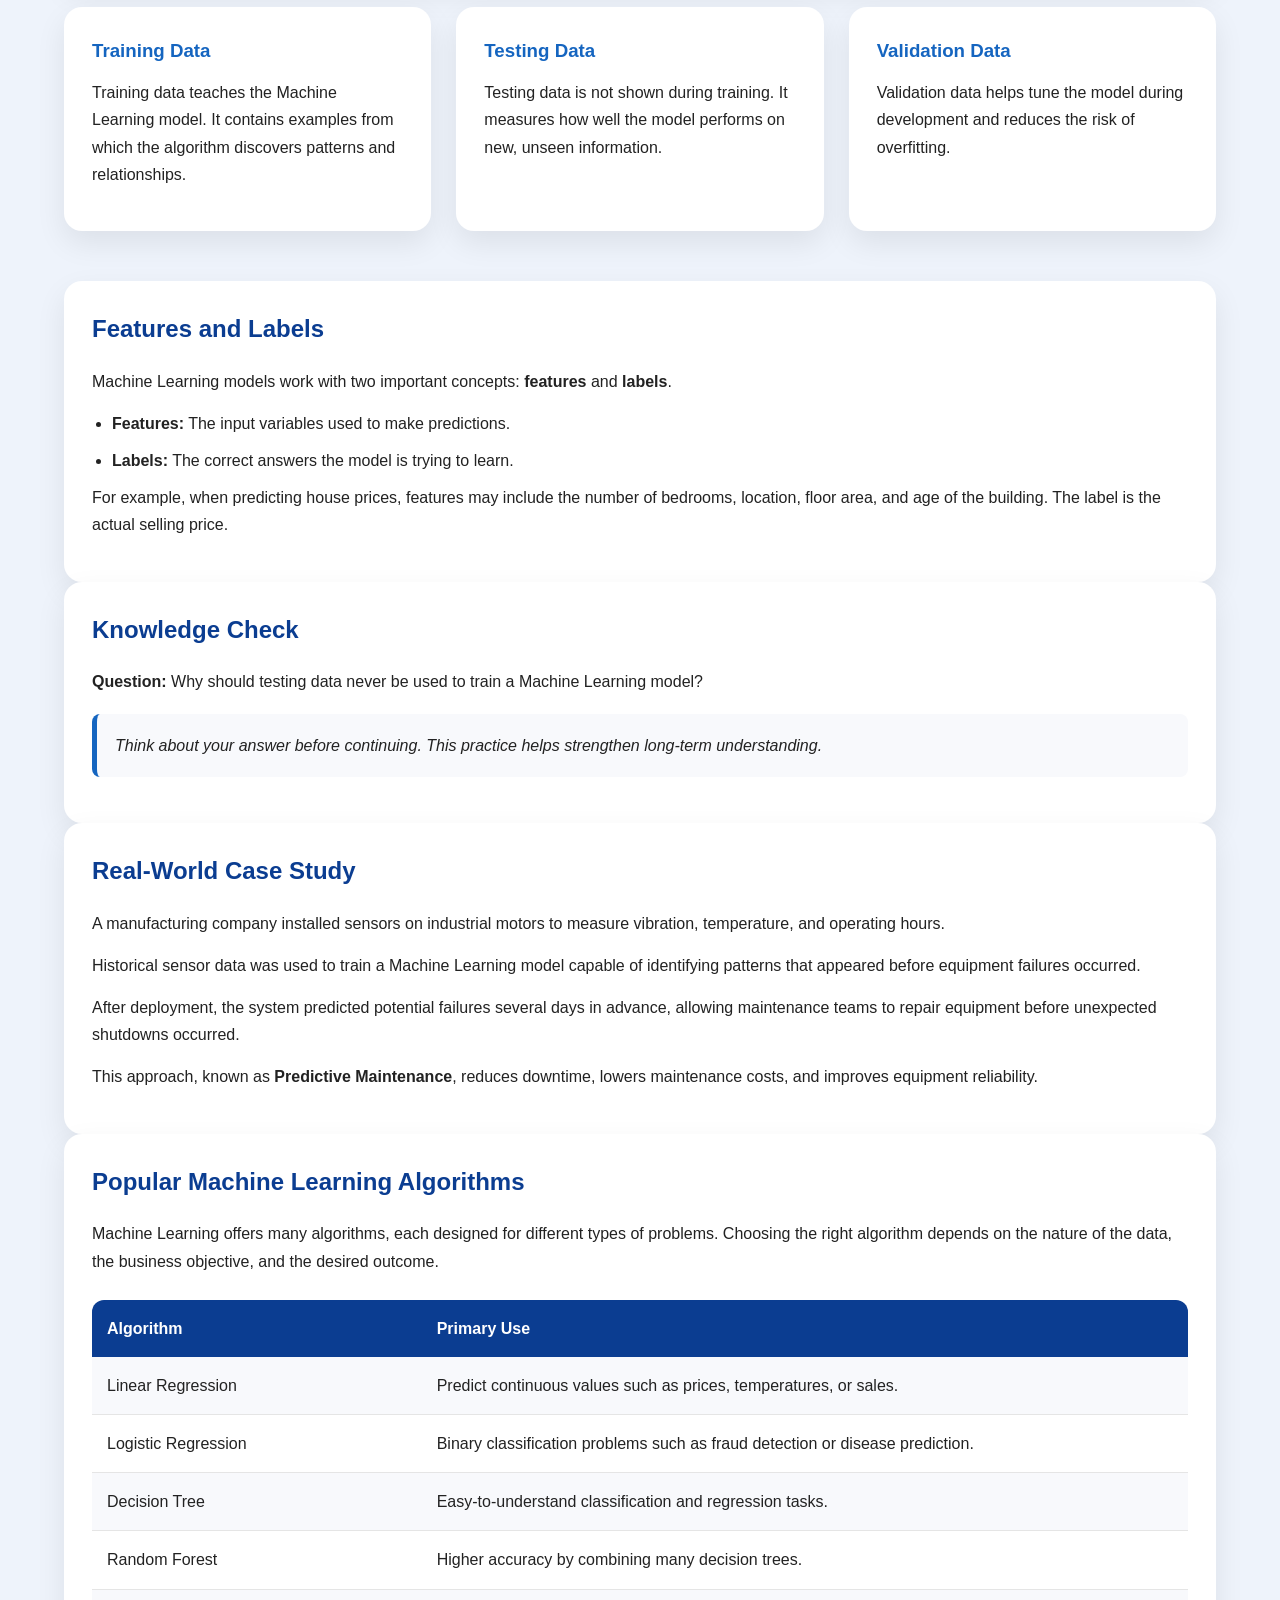
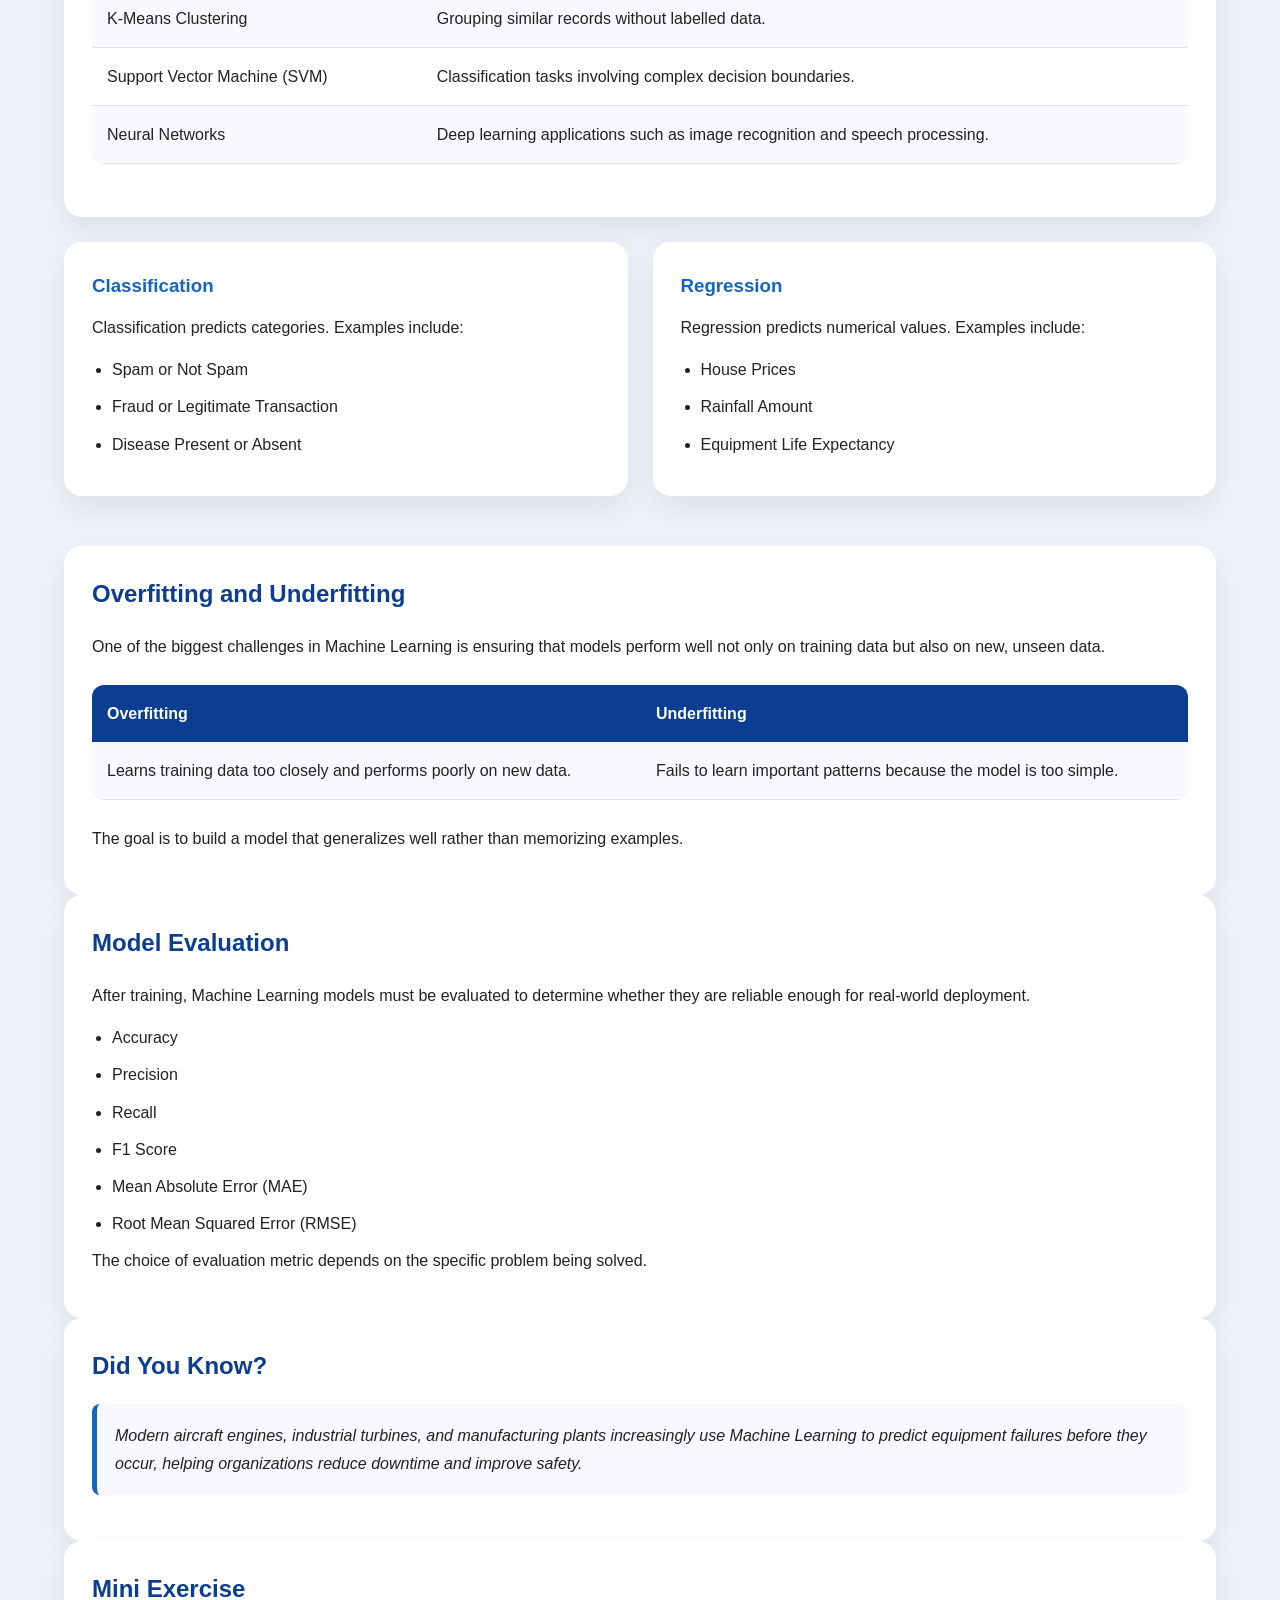
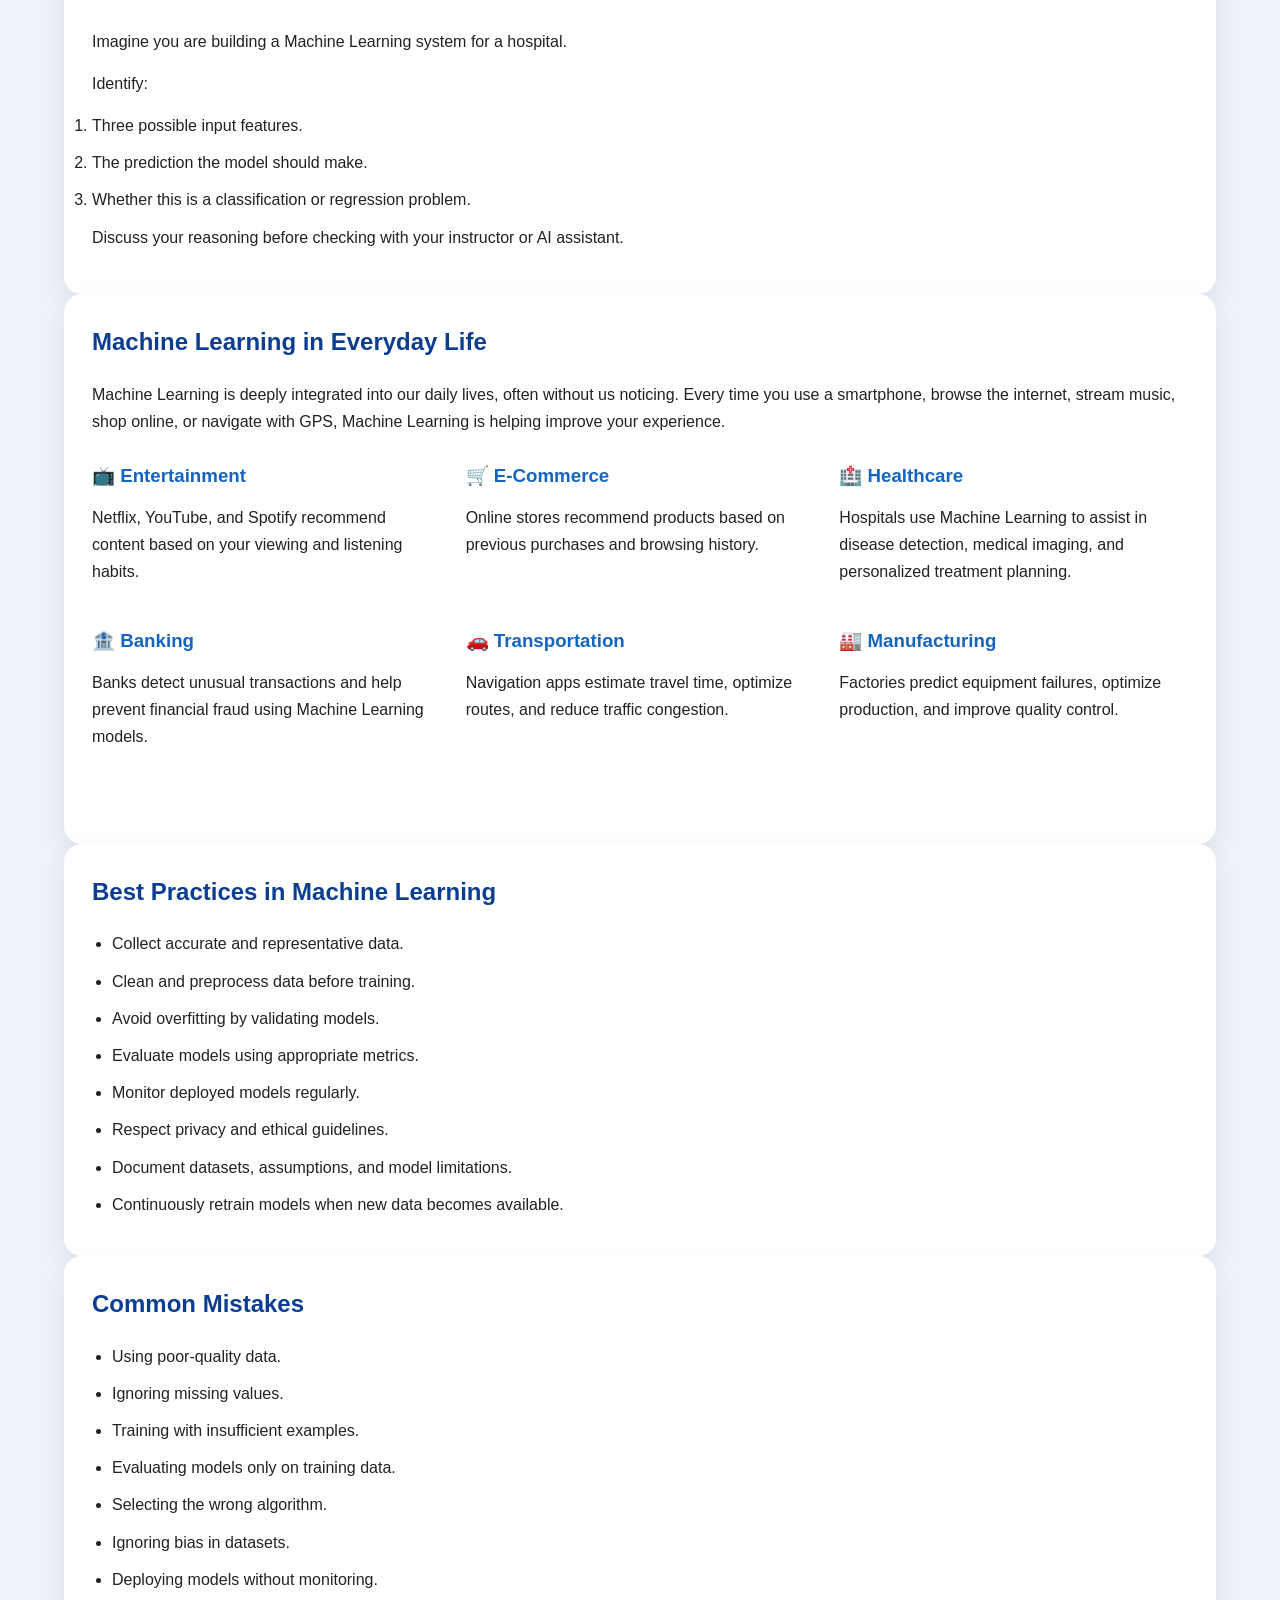
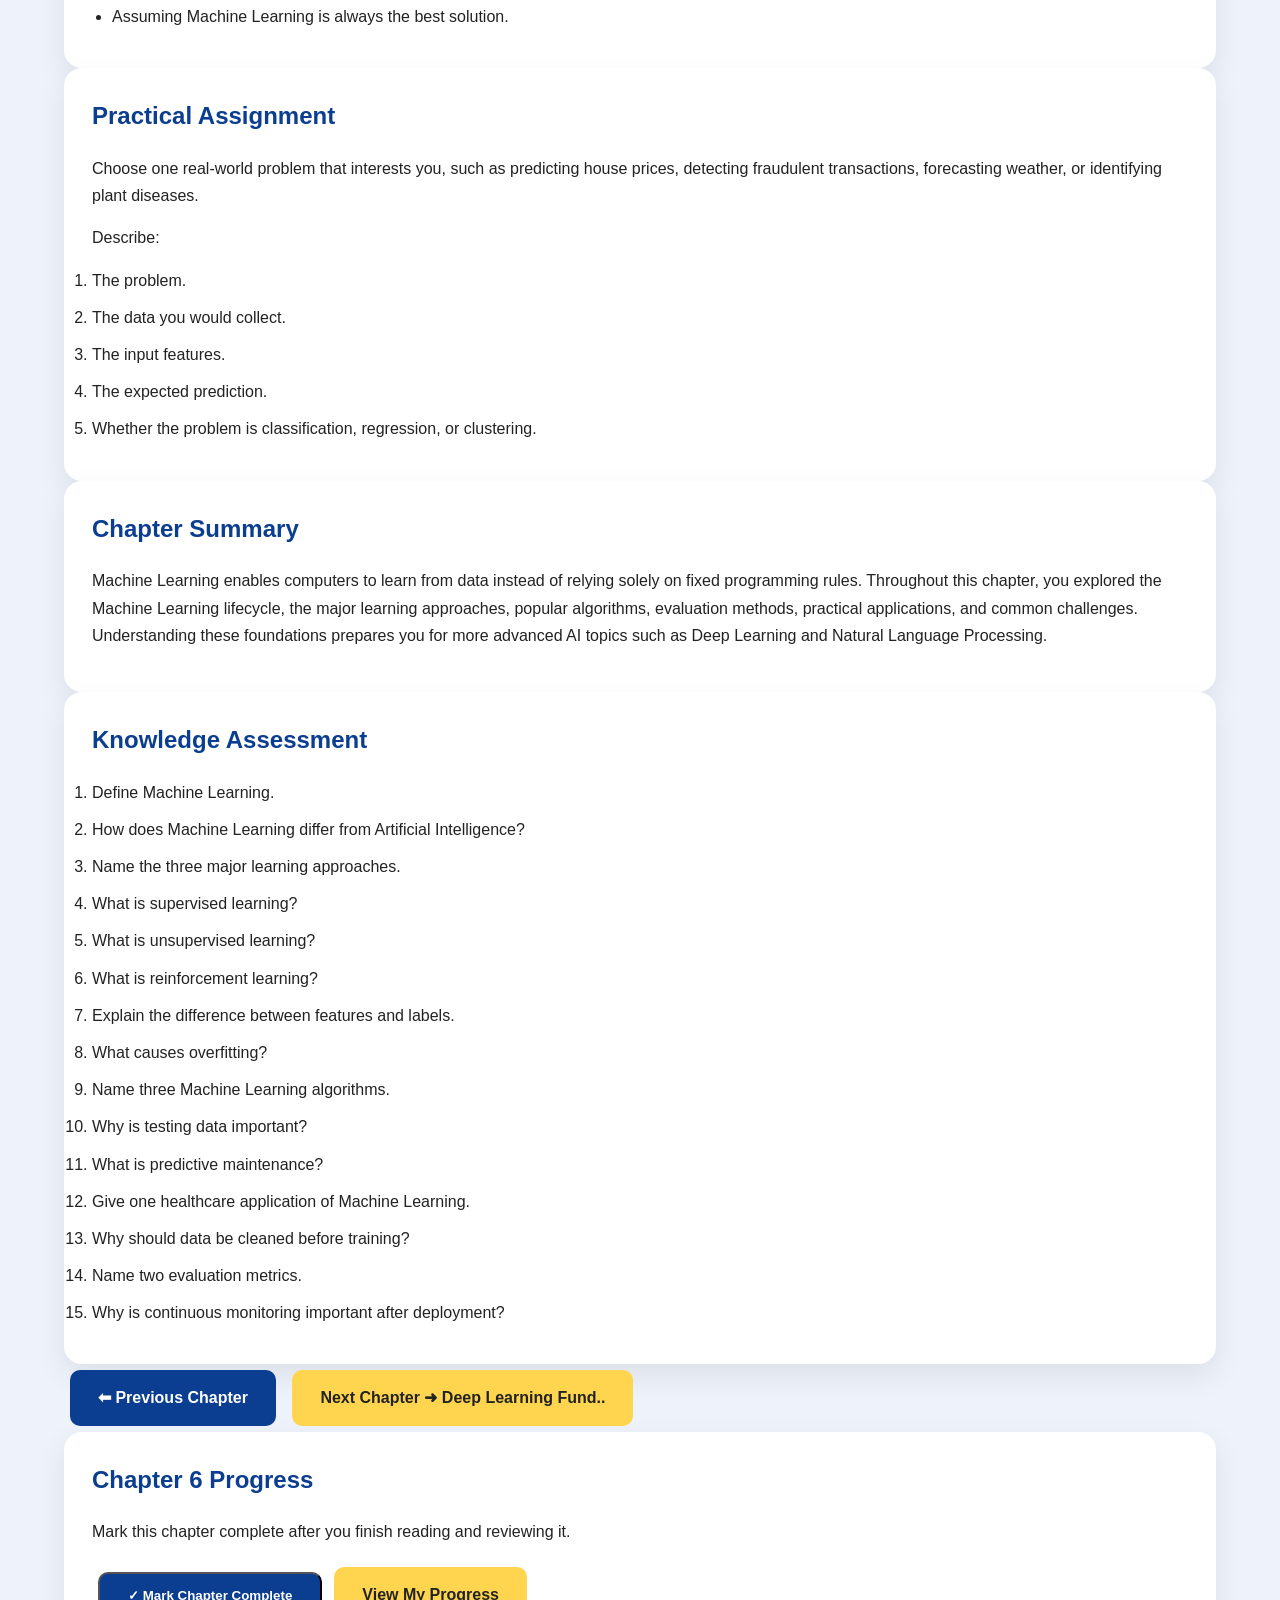
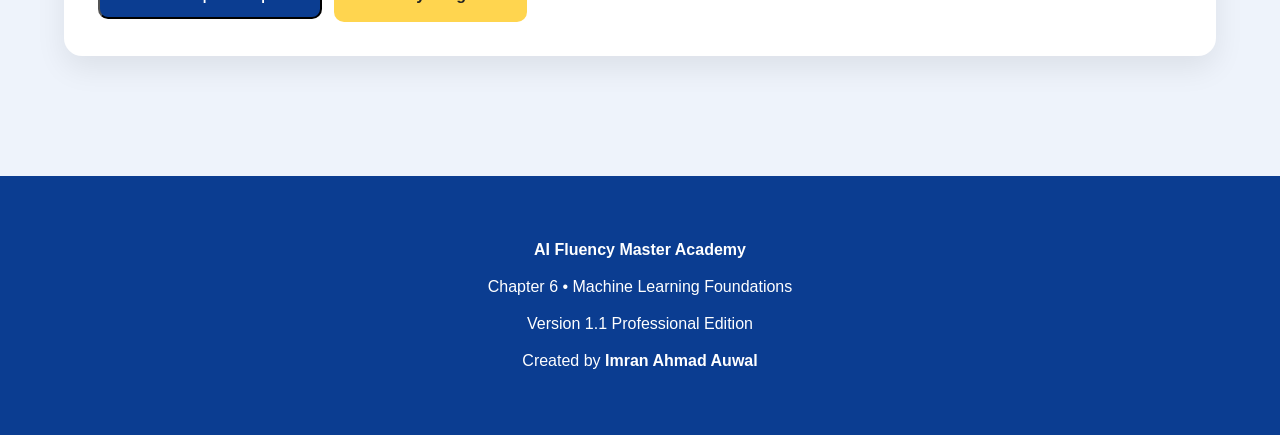
<file: chapters/chapter6.html>
<!DOCTYPE html>

<html lang="en">

<head>

<meta charset="UTF-8">

<meta name="viewport" content="width=device-width, initial-scale=1.0">

<title>Chapter 6 - Machine Learning Foundations</title>

<link rel="stylesheet" href="../css/style.css">
<link rel="stylesheet" href="../css/responsive.css">
<link rel="stylesheet" href="../css/animations.css">

</head>

<body>

<header class="site-header">

<div class="container">

<div class="logo">

<h1>AI Fluency Master Academy</h1>

<p>Version 1.1 Professional Edition</p>

</div>

<nav>

<ul>

<li><a href="../index.html">Home</a></li>

<li><a href="chapter5.html">Previous</a></li>

<li><a href="../glossary.html">Glossary</a></li>

<li><a href="../references.html">References</a></li>

<li><a href="../global-quiz.html">Final Quiz</a></li>

</ul>

</nav>

</div>

</header>

<section class="hero">

<div class="container">

<h2>

Chapter 6

Machine Learning Foundations

</h2>

<p>

Discover how computers learn from data, identify patterns, make predictions, and improve their performance without being explicitly programmed for every task.

</p>

</div>

</section>

<main>

<section class="container">

<div class="card">

<h2>Chapter Introduction</h2>

<p>

Machine Learning (ML) is one of the most influential branches of Artificial Intelligence. Instead of programming every decision manually, developers train computer systems using data so they can recognize patterns, make predictions, and improve over time.

</p>

<p>

Today, Machine Learning powers recommendation systems, fraud detection, medical diagnosis, autonomous vehicles, speech recognition, weather forecasting, predictive maintenance, financial analysis, and countless other technologies that millions of people use every day.

</p>

</div>

</section>

<section class="container">

<div class="cards">

<div class="card">

<h3>🎯 Learning Objectives</h3>

<ul>

<li>Understand Machine Learning.</li>

<li>Differentiate AI and Machine Learning.</li>

<li>Recognize major learning approaches.</li>

<li>Understand the ML workflow.</li>

<li>Identify practical applications.</li>

</ul>

</div>

<div class="card">

<h3>⏱ Estimated Reading Time</h3>

<p>

Approximately 25 Minutes

</p>

</div>

<div class="card">

<h3>📊 Difficulty</h3>

<p>

🟢 Beginner → Intermediate

</p>

</div>

</div>

</section>

<section class="container">

<div class="card">

<h2>What is Machine Learning?</h2>

<p>

Machine Learning is a field of Artificial Intelligence that enables computers to learn from experience. Instead of relying only on fixed programming rules, Machine Learning algorithms study historical data, recognize patterns, and use those patterns to make predictions or decisions when presented with new information.

</p>

<p>

Think of how a child learns to recognize cats. Rather than memorizing a written definition, the child sees many examples until recognizing common characteristics becomes natural. Machine Learning systems learn in a similar way by analyzing large collections of examples.

</p>

</div>

</section>

<section class="container">

<div class="card">

<h2>Artificial Intelligence vs Machine Learning</h2>

<table>

<tr>

<th>Artificial Intelligence</th>

<th>Machine Learning</th>

</tr>

<tr>

<td>A broad field focused on building intelligent systems.</td>

<td>A subset of AI that learns from data.</td>

</tr>

<tr>

<td>May use rules, reasoning, or learning.</td>

<td>Primarily improves performance through data.</td>

</tr>

<tr>

<td>Includes robotics, planning, NLP and more.</td>

<td>Focuses on prediction, classification and pattern recognition.</td>

</tr>

<tr>

<td>Can exist without Machine Learning.</td>

<td>Machine Learning is one important part of AI.</td>

</tr>

</table>

</div>

</section>

<section class="container">

<div class="card">

<h2>Did You Know?</h2>

<blockquote>

Every time Netflix recommends a movie, Spotify recommends music, YouTube suggests videos, Google predicts your search, or your bank detects suspicious transactions, Machine Learning is likely working behind the scenes.

</blockquote>

</div>

</section>

  <section class="container">

<div class="card">

<h2>The Machine Learning Lifecycle</h2>

<p>

Machine Learning projects follow a structured process. Success depends not only on selecting a good algorithm but also on collecting quality data, preparing it correctly, training the model, evaluating its performance, and deploying it responsibly.

</p>

<table>

<tr>
<th>Stage</th>
<th>Description</th>
</tr>

<tr>
<td>1. Data Collection</td>
<td>Gather relevant and representative data from reliable sources.</td>
</tr>

<tr>
<td>2. Data Preparation</td>
<td>Clean missing values, remove duplicates, and prepare features.</td>
</tr>

<tr>
<td>3. Model Training</td>
<td>Allow the algorithm to learn patterns from the training data.</td>
</tr>

<tr>
<td>4. Model Evaluation</td>
<td>Measure performance using testing data and evaluation metrics.</td>
</tr>

<tr>
<td>5. Deployment</td>
<td>Integrate the trained model into real-world applications.</td>
</tr>

<tr>
<td>6. Monitoring</td>
<td>Continuously monitor and improve the model as new data becomes available.</td>
</tr>

</table>

</div>

</section>

<section class="container">

<div class="card">

<h2>Three Main Types of Machine Learning</h2>

<p>

Although there are many specialized techniques, most Machine Learning methods belong to one of three primary categories.

</p>

<table>

<tr>

<th>Learning Type</th>

<th>Description</th>

<th>Example</th>

</tr>

<tr>

<td>Supervised Learning</td>

<td>Uses labelled data where the correct answers are already known.</td>

<td>Email spam detection, house price prediction.</td>

</tr>

<tr>

<td>Unsupervised Learning</td>

<td>Finds hidden patterns or groups in data without labels.</td>

<td>Customer segmentation, anomaly detection.</td>

</tr>

<tr>

<td>Reinforcement Learning</td>

<td>Learns through rewards and penalties while interacting with an environment.</td>

<td>Robotics, autonomous vehicles, game-playing AI.</td>

</tr>

</table>

</div>

</section>

<section class="container">

<div class="cards">

<div class="card">

<h3>Training Data</h3>

<p>

Training data teaches the Machine Learning model. It contains examples from which the algorithm discovers patterns and relationships.

</p>

</div>

<div class="card">

<h3>Testing Data</h3>

<p>

Testing data is not shown during training. It measures how well the model performs on new, unseen information.

</p>

</div>

<div class="card">

<h3>Validation Data</h3>

<p>

Validation data helps tune the model during development and reduces the risk of overfitting.

</p>

</div>

</div>

</section>

<section class="container">

<div class="card">

<h2>Features and Labels</h2>

<p>

Machine Learning models work with two important concepts: <strong>features</strong> and <strong>labels</strong>.

</p>

<ul>

<li><strong>Features:</strong> The input variables used to make predictions.</li>

<li><strong>Labels:</strong> The correct answers the model is trying to learn.</li>

</ul>

<p>

For example, when predicting house prices, features may include the number of bedrooms, location, floor area, and age of the building. The label is the actual selling price.

</p>

</div>

</section>

<section class="container">

<div class="card">

<h2>Knowledge Check</h2>

<p>

<strong>Question:</strong>

Why should testing data never be used to train a Machine Learning model?

</p>

<blockquote>

Think about your answer before continuing. This practice helps strengthen long-term understanding.

</blockquote>

</div>

</section>

<section class="container">

<div class="card">

<h2>Real-World Case Study</h2>

<p>

A manufacturing company installed sensors on industrial motors to measure vibration, temperature, and operating hours.

</p>

<p>

Historical sensor data was used to train a Machine Learning model capable of identifying patterns that appeared before equipment failures occurred.

</p>

<p>

After deployment, the system predicted potential failures several days in advance, allowing maintenance teams to repair equipment before unexpected shutdowns occurred.

</p>

<p>

This approach, known as <strong>Predictive Maintenance</strong>, reduces downtime, lowers maintenance costs, and improves equipment reliability.

</p>

</div>

</section>

  <section class="container">

<div class="card">

<h2>Popular Machine Learning Algorithms</h2>

<p>

Machine Learning offers many algorithms, each designed for different types of problems. Choosing the right algorithm depends on the nature of the data, the business objective, and the desired outcome.

</p>

<table>

<tr>

<th>Algorithm</th>

<th>Primary Use</th>

</tr>

<tr>

<td>Linear Regression</td>

<td>Predict continuous values such as prices, temperatures, or sales.</td>

</tr>

<tr>

<td>Logistic Regression</td>

<td>Binary classification problems such as fraud detection or disease prediction.</td>

</tr>

<tr>

<td>Decision Tree</td>

<td>Easy-to-understand classification and regression tasks.</td>

</tr>

<tr>

<td>Random Forest</td>

<td>Higher accuracy by combining many decision trees.</td>

</tr>

<tr>

<td>K-Means Clustering</td>

<td>Grouping similar records without labelled data.</td>

</tr>

<tr>

<td>Support Vector Machine (SVM)</td>

<td>Classification tasks involving complex decision boundaries.</td>

</tr>

<tr>

<td>Neural Networks</td>

<td>Deep learning applications such as image recognition and speech processing.</td>

</tr>

</table>

</div>

</section>

<section class="container">

<div class="cards">

<div class="card">

<h3>Classification</h3>

<p>

Classification predicts categories.

Examples include:

</p>

<ul>

<li>Spam or Not Spam</li>

<li>Fraud or Legitimate Transaction</li>

<li>Disease Present or Absent</li>

</ul>

</div>

<div class="card">

<h3>Regression</h3>

<p>

Regression predicts numerical values.

Examples include:

</p>

<ul>

<li>House Prices</li>

<li>Rainfall Amount</li>

<li>Equipment Life Expectancy</li>

</ul>

</div>

</div>

</section>

<section class="container">

<div class="card">

<h2>Overfitting and Underfitting</h2>

<p>

One of the biggest challenges in Machine Learning is ensuring that models perform well not only on training data but also on new, unseen data.

</p>

<table>

<tr>

<th>Overfitting</th>

<th>Underfitting</th>

</tr>

<tr>

<td>

Learns training data too closely and performs poorly on new data.

</td>

<td>

Fails to learn important patterns because the model is too simple.

</td>

</tr>

</table>

<p>

The goal is to build a model that generalizes well rather than memorizing examples.

</p>

</div>

</section>

<section class="container">

<div class="card">

<h2>Model Evaluation</h2>

<p>

After training, Machine Learning models must be evaluated to determine whether they are reliable enough for real-world deployment.

</p>

<ul>

<li>Accuracy</li>

<li>Precision</li>

<li>Recall</li>

<li>F1 Score</li>

<li>Mean Absolute Error (MAE)</li>

<li>Root Mean Squared Error (RMSE)</li>

</ul>

<p>

The choice of evaluation metric depends on the specific problem being solved.

</p>

</div>

</section>

<section class="container">

<div class="card">

<h2>Did You Know?</h2>

<blockquote>

Modern aircraft engines, industrial turbines, and manufacturing plants increasingly use Machine Learning to predict equipment failures before they occur, helping organizations reduce downtime and improve safety.

</blockquote>

</div>

</section>

<section class="container">

<div class="card">

<h2>Mini Exercise</h2>

<p>

Imagine you are building a Machine Learning system for a hospital.

</p>

<p>

Identify:

</p>

<ol>

<li>Three possible input features.</li>

<li>The prediction the model should make.</li>

<li>Whether this is a classification or regression problem.</li>

</ol>

<p>

Discuss your reasoning before checking with your instructor or AI assistant.

</p>

</div>

</section>

  <section class="container">

<div class="card">

<h2>Machine Learning in Everyday Life</h2>

<p>

Machine Learning is deeply integrated into our daily lives, often without us noticing. Every time you use a smartphone, browse the internet, stream music, shop online, or navigate with GPS, Machine Learning is helping improve your experience.

</p>

<div class="cards">

<div>

<h3>📺 Entertainment</h3>

<p>Netflix, YouTube, and Spotify recommend content based on your viewing and listening habits.</p>

</div>

<div>

<h3>🛒 E-Commerce</h3>

<p>Online stores recommend products based on previous purchases and browsing history.</p>

</div>

<div>

<h3>🏥 Healthcare</h3>

<p>Hospitals use Machine Learning to assist in disease detection, medical imaging, and personalized treatment planning.</p>

</div>

<div>

<h3>🏦 Banking</h3>

<p>Banks detect unusual transactions and help prevent financial fraud using Machine Learning models.</p>

</div>

<div>

<h3>🚗 Transportation</h3>

<p>Navigation apps estimate travel time, optimize routes, and reduce traffic congestion.</p>

</div>

<div>

<h3>🏭 Manufacturing</h3>

<p>Factories predict equipment failures, optimize production, and improve quality control.</p>

</div>

</div>

</div>

</section>

<section class="container">

<div class="card">

<h2>Best Practices in Machine Learning</h2>

<ul>

<li>Collect accurate and representative data.</li>

<li>Clean and preprocess data before training.</li>

<li>Avoid overfitting by validating models.</li>

<li>Evaluate models using appropriate metrics.</li>

<li>Monitor deployed models regularly.</li>

<li>Respect privacy and ethical guidelines.</li>

<li>Document datasets, assumptions, and model limitations.</li>

<li>Continuously retrain models when new data becomes available.</li>

</ul>

</div>

</section>

<section class="container">

<div class="card">

<h2>Common Mistakes</h2>

<ul>

<li>Using poor-quality data.</li>

<li>Ignoring missing values.</li>

<li>Training with insufficient examples.</li>

<li>Evaluating models only on training data.</li>

<li>Selecting the wrong algorithm.</li>

<li>Ignoring bias in datasets.</li>

<li>Deploying models without monitoring.</li>

<li>Assuming Machine Learning is always the best solution.</li>

</ul>

</div>

</section>

<section class="container">

<div class="card">

<h2>Practical Assignment</h2>

<p>

Choose one real-world problem that interests you, such as predicting house prices, detecting fraudulent transactions, forecasting weather, or identifying plant diseases.

</p>

<p>

Describe:

</p>

<ol>

<li>The problem.</li>

<li>The data you would collect.</li>

<li>The input features.</li>

<li>The expected prediction.</li>

<li>Whether the problem is classification, regression, or clustering.</li>

</ol>

</div>

</section>

<section class="container">

<div class="card">

<h2>Chapter Summary</h2>

<p>

Machine Learning enables computers to learn from data instead of relying solely on fixed programming rules. Throughout this chapter, you explored the Machine Learning lifecycle, the major learning approaches, popular algorithms, evaluation methods, practical applications, and common challenges. Understanding these foundations prepares you for more advanced AI topics such as Deep Learning and Natural Language Processing.

</p>

</div>

</section>

<section class="container">

<div class="card">

<h2>Knowledge Assessment</h2>

<ol>

<li>Define Machine Learning.</li>

<li>How does Machine Learning differ from Artificial Intelligence?</li>

<li>Name the three major learning approaches.</li>

<li>What is supervised learning?</li>

<li>What is unsupervised learning?</li>

<li>What is reinforcement learning?</li>

<li>Explain the difference between features and labels.</li>

<li>What causes overfitting?</li>

<li>Name three Machine Learning algorithms.</li>

<li>Why is testing data important?</li>

<li>What is predictive maintenance?</li>

<li>Give one healthcare application of Machine Learning.</li>

<li>Why should data be cleaned before training?</li>

<li>Name two evaluation metrics.</li>

<li>Why is continuous monitoring important after deployment?</li>

</ol>

</div>

</section>

<section class="container">

<div class="hero-buttons">

<a class="btn" href="chapter5.html">

⬅ Previous Chapter

</a>

<a class="btn secondary" href="chapter7.html">

Next Chapter ➜ Deep Learning Fund..

</a>

</div>

</section>

</main>

<footer class="site-footer">

<div class="container">

<p><strong>AI Fluency Master Academy</strong></p>

<p>Chapter 6 • Machine Learning Foundations</p>

<p>Version 1.1 Professional Edition</p>

<p>Created by <strong>Imran Ahmad Auwal</strong></p>

</div>

</footer>

<script src="../js/app.js"></script>

</body>

</html>
</file>
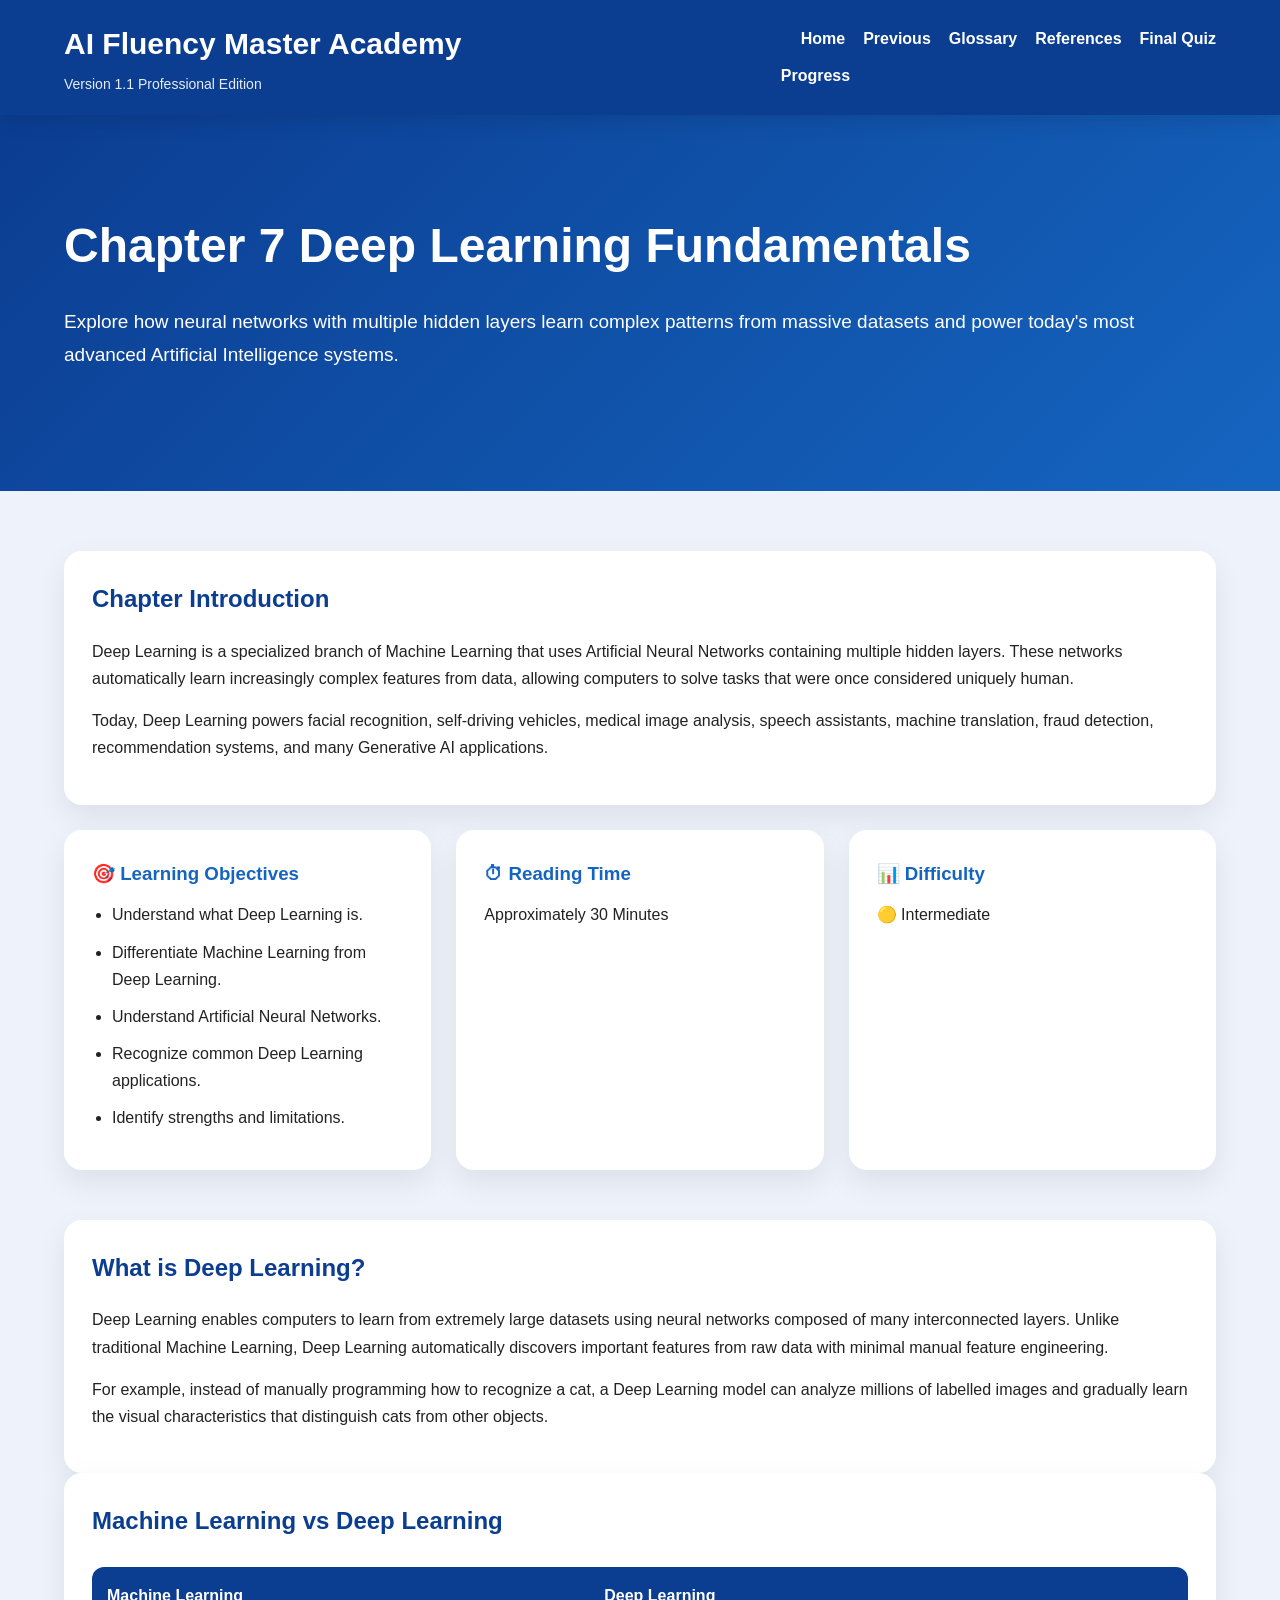
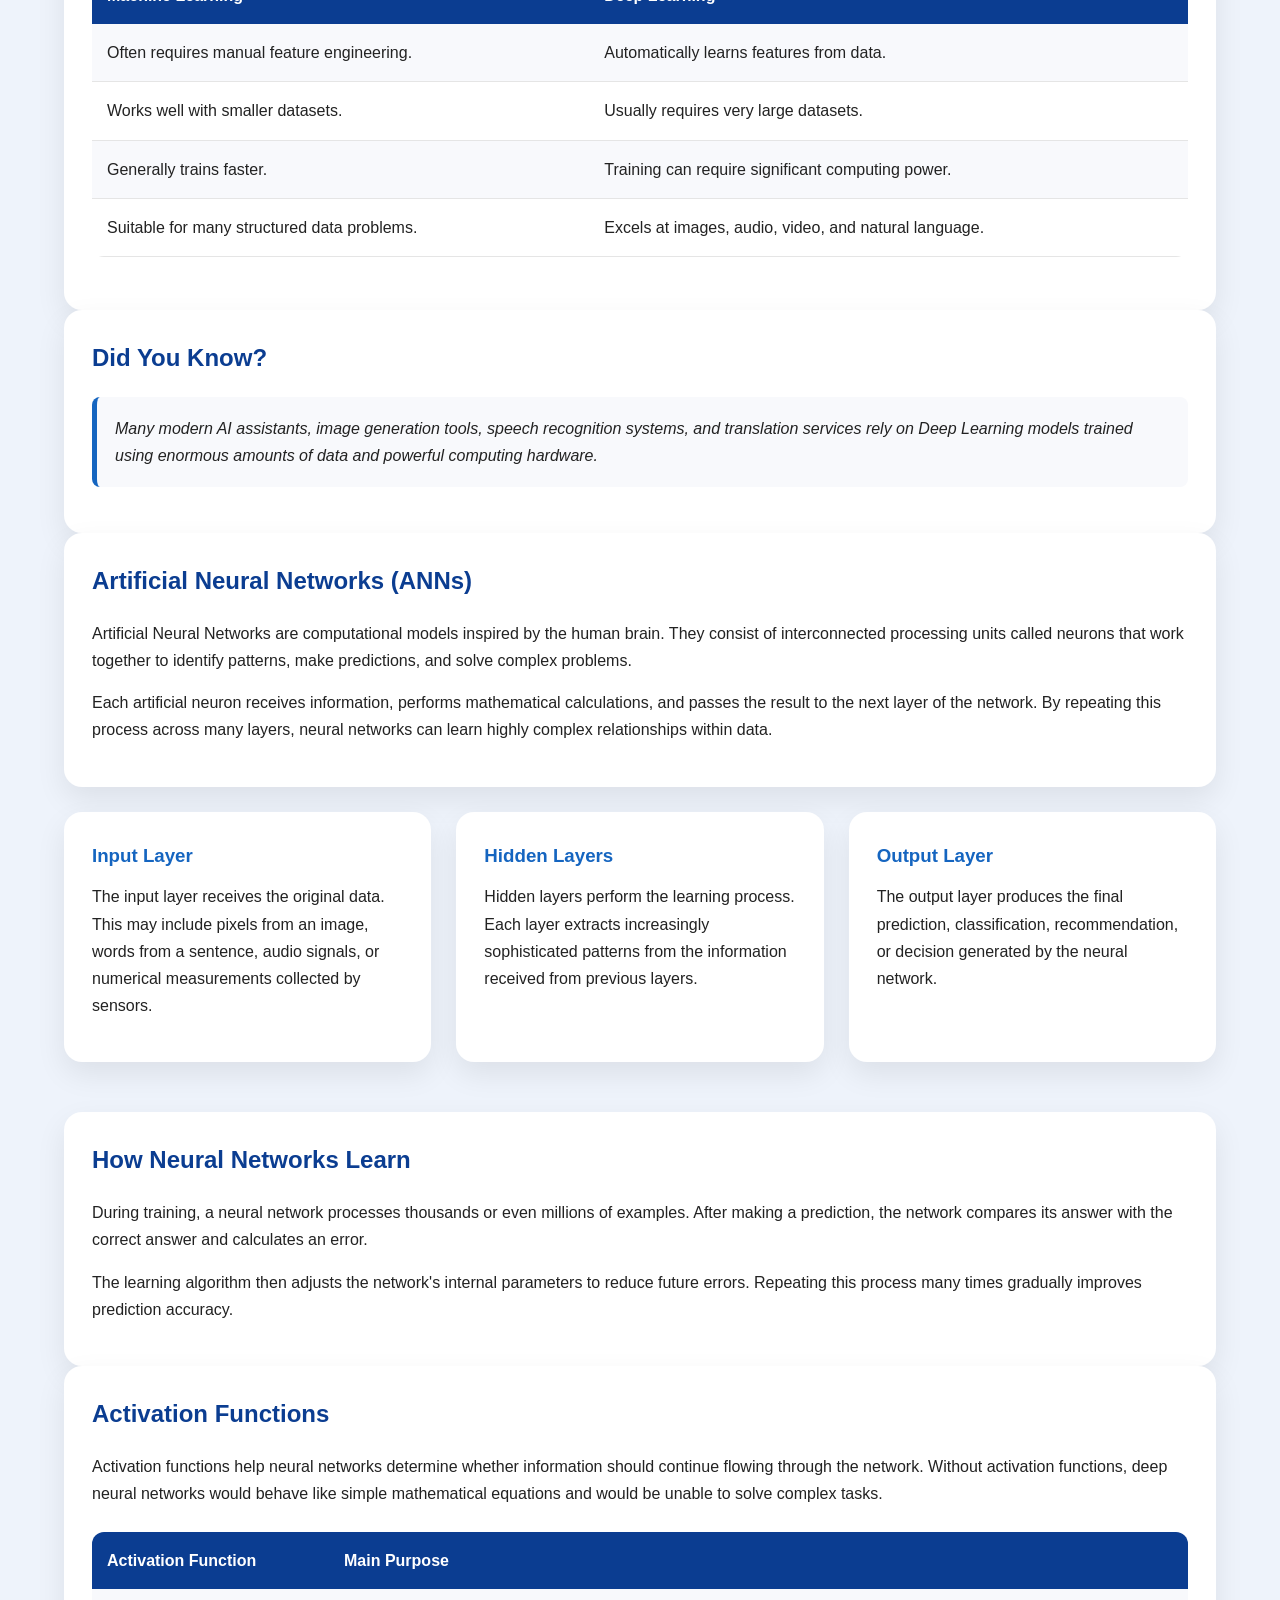
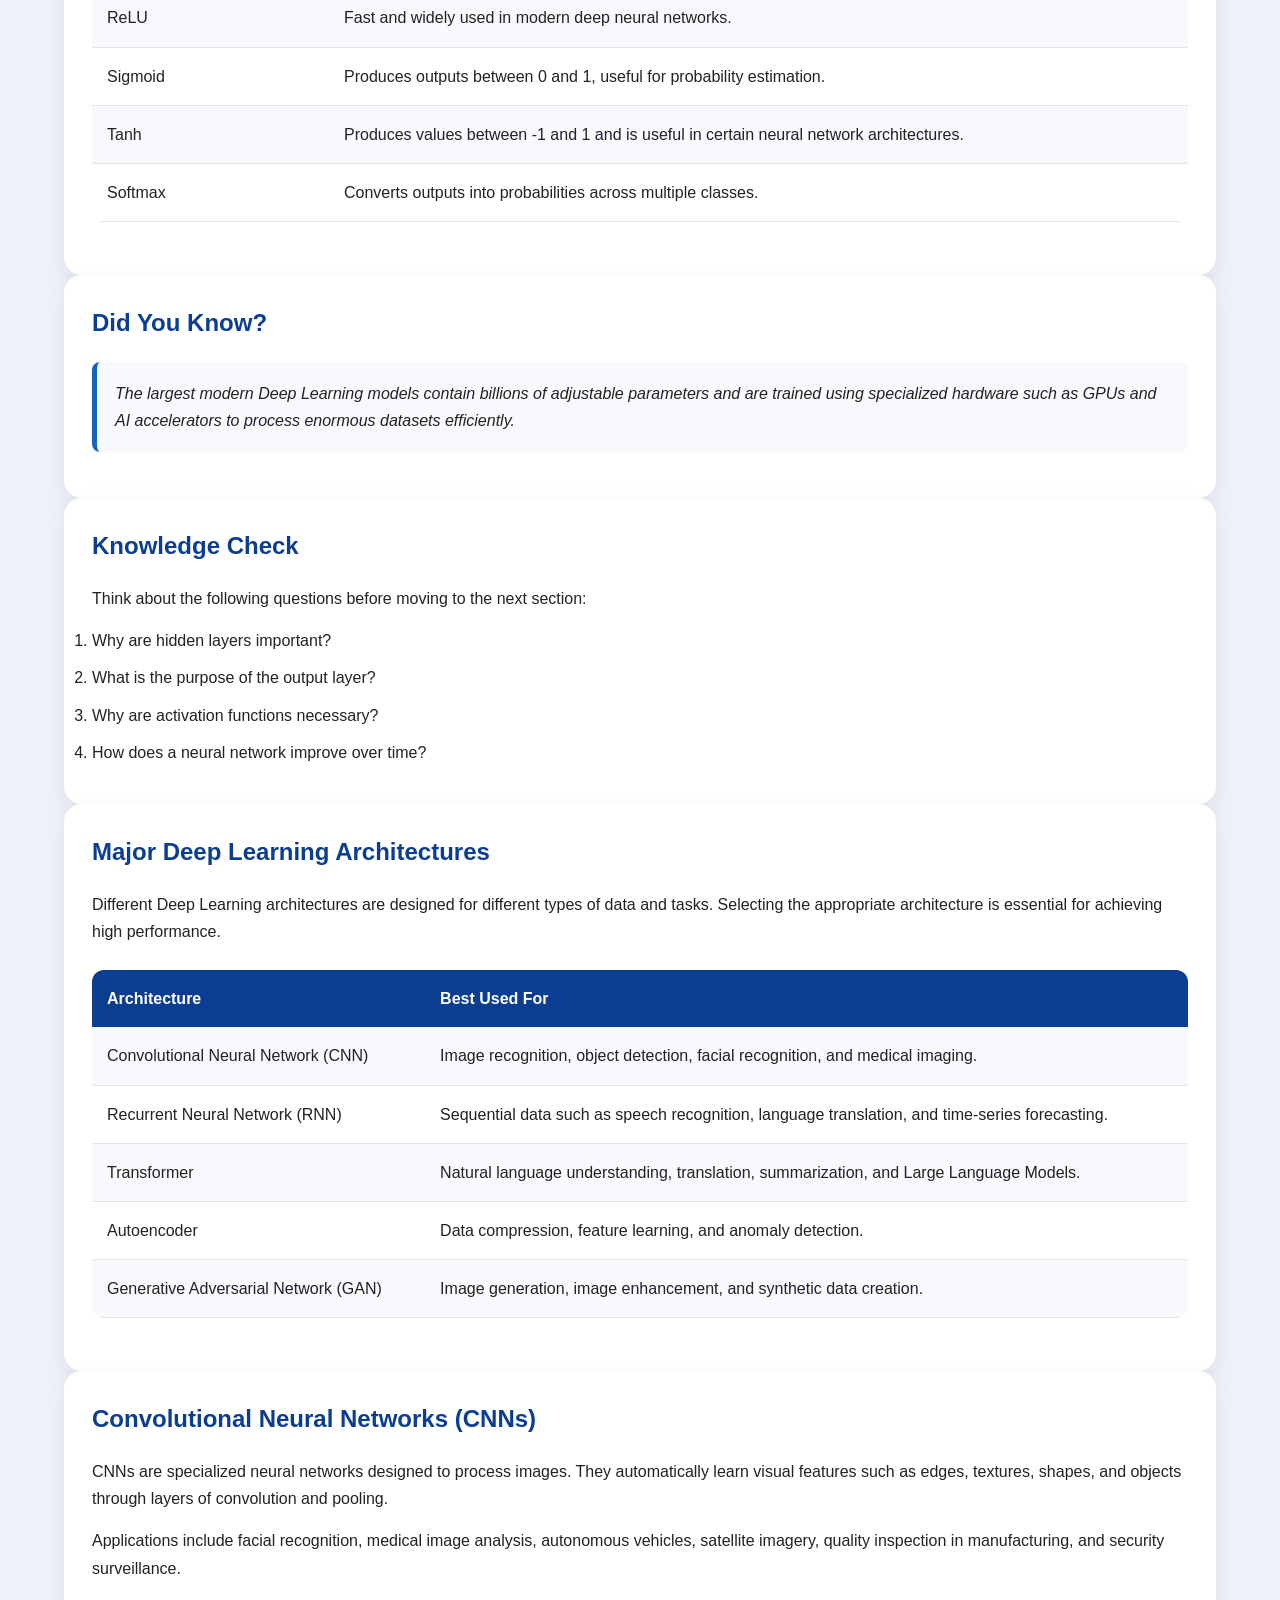
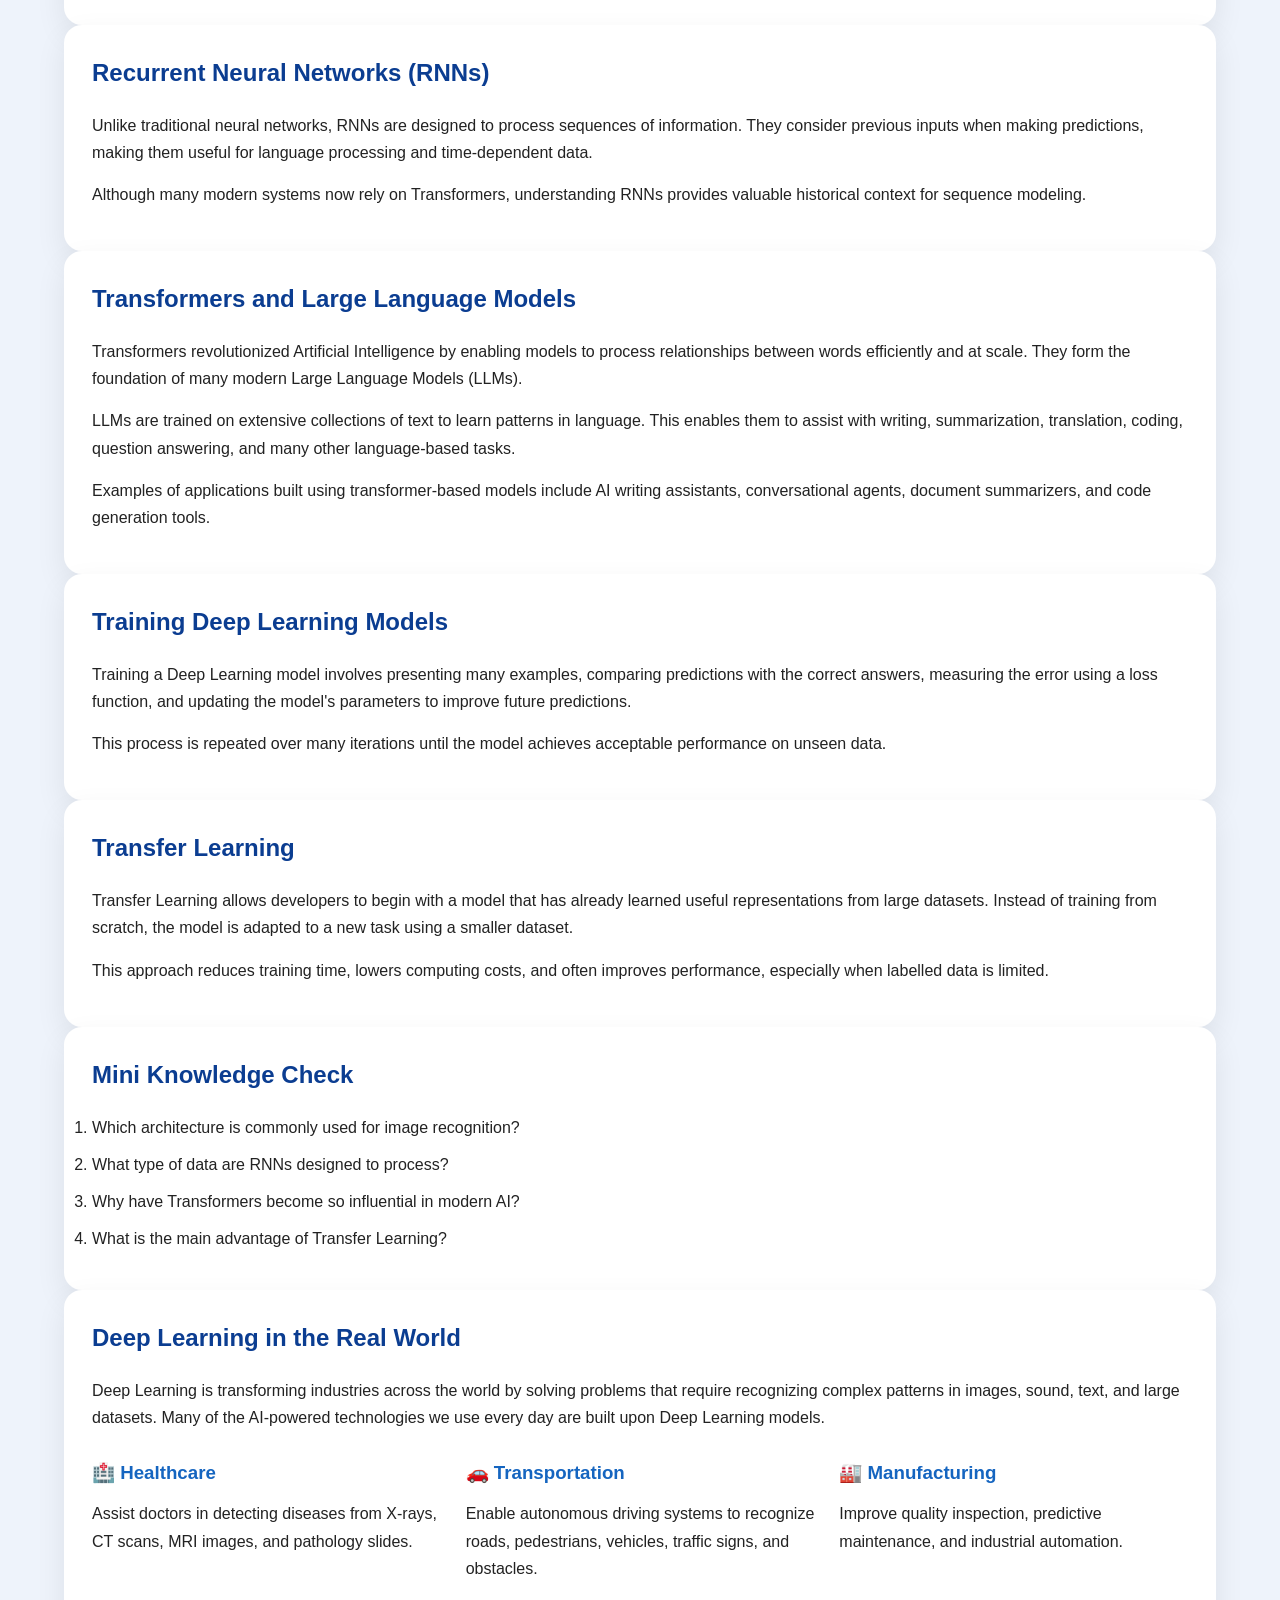
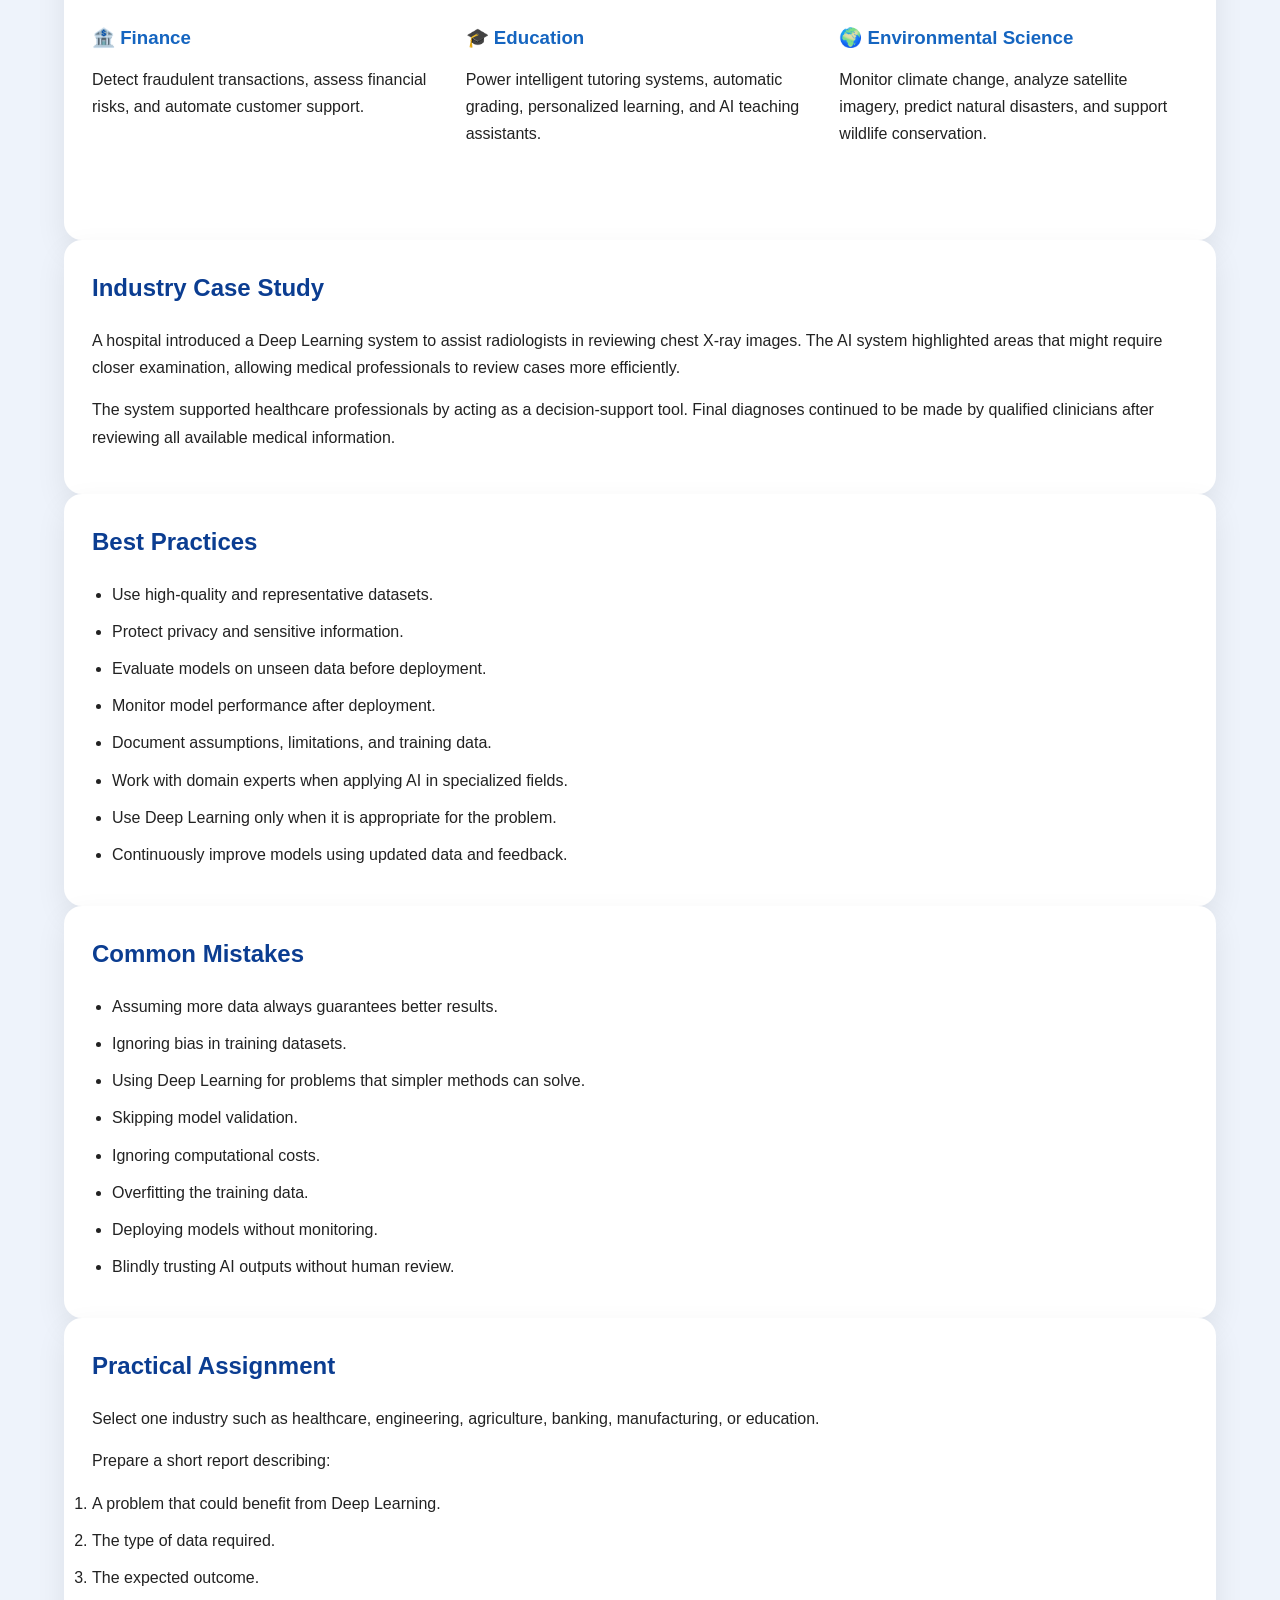
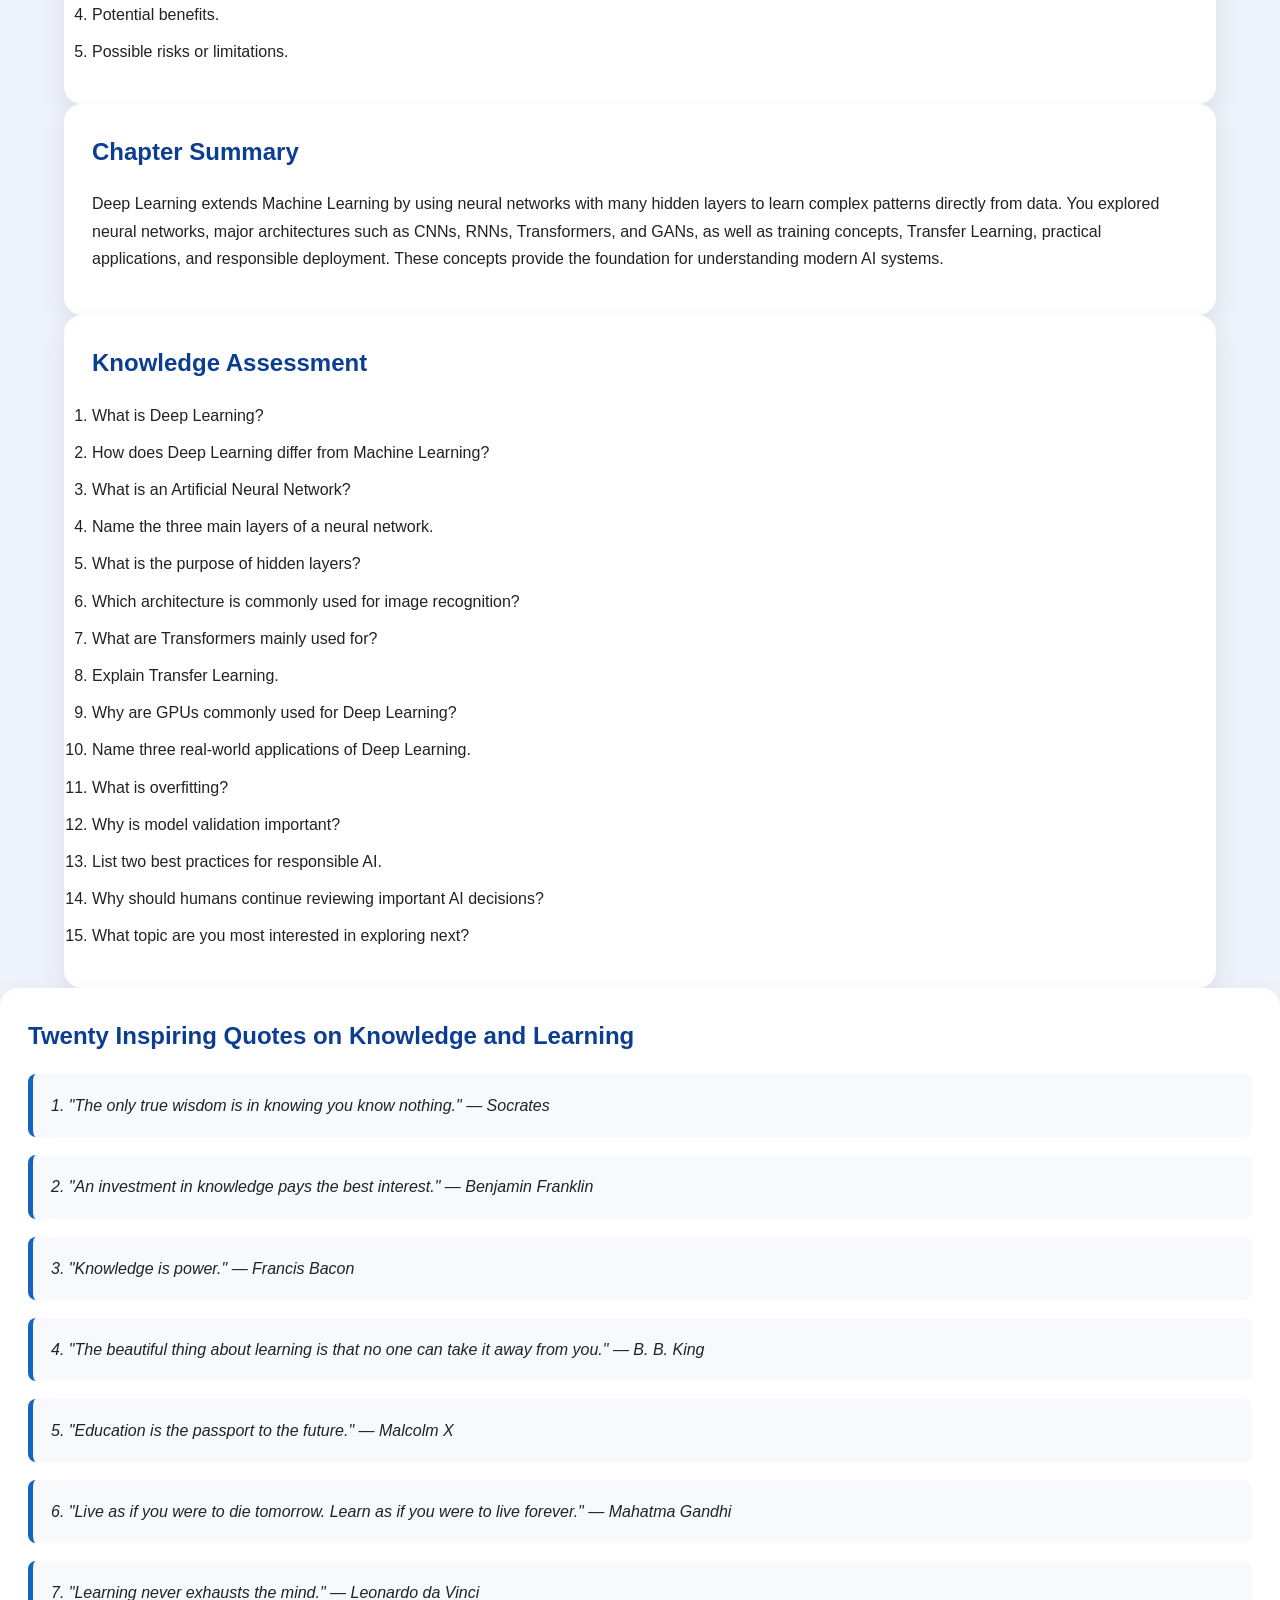
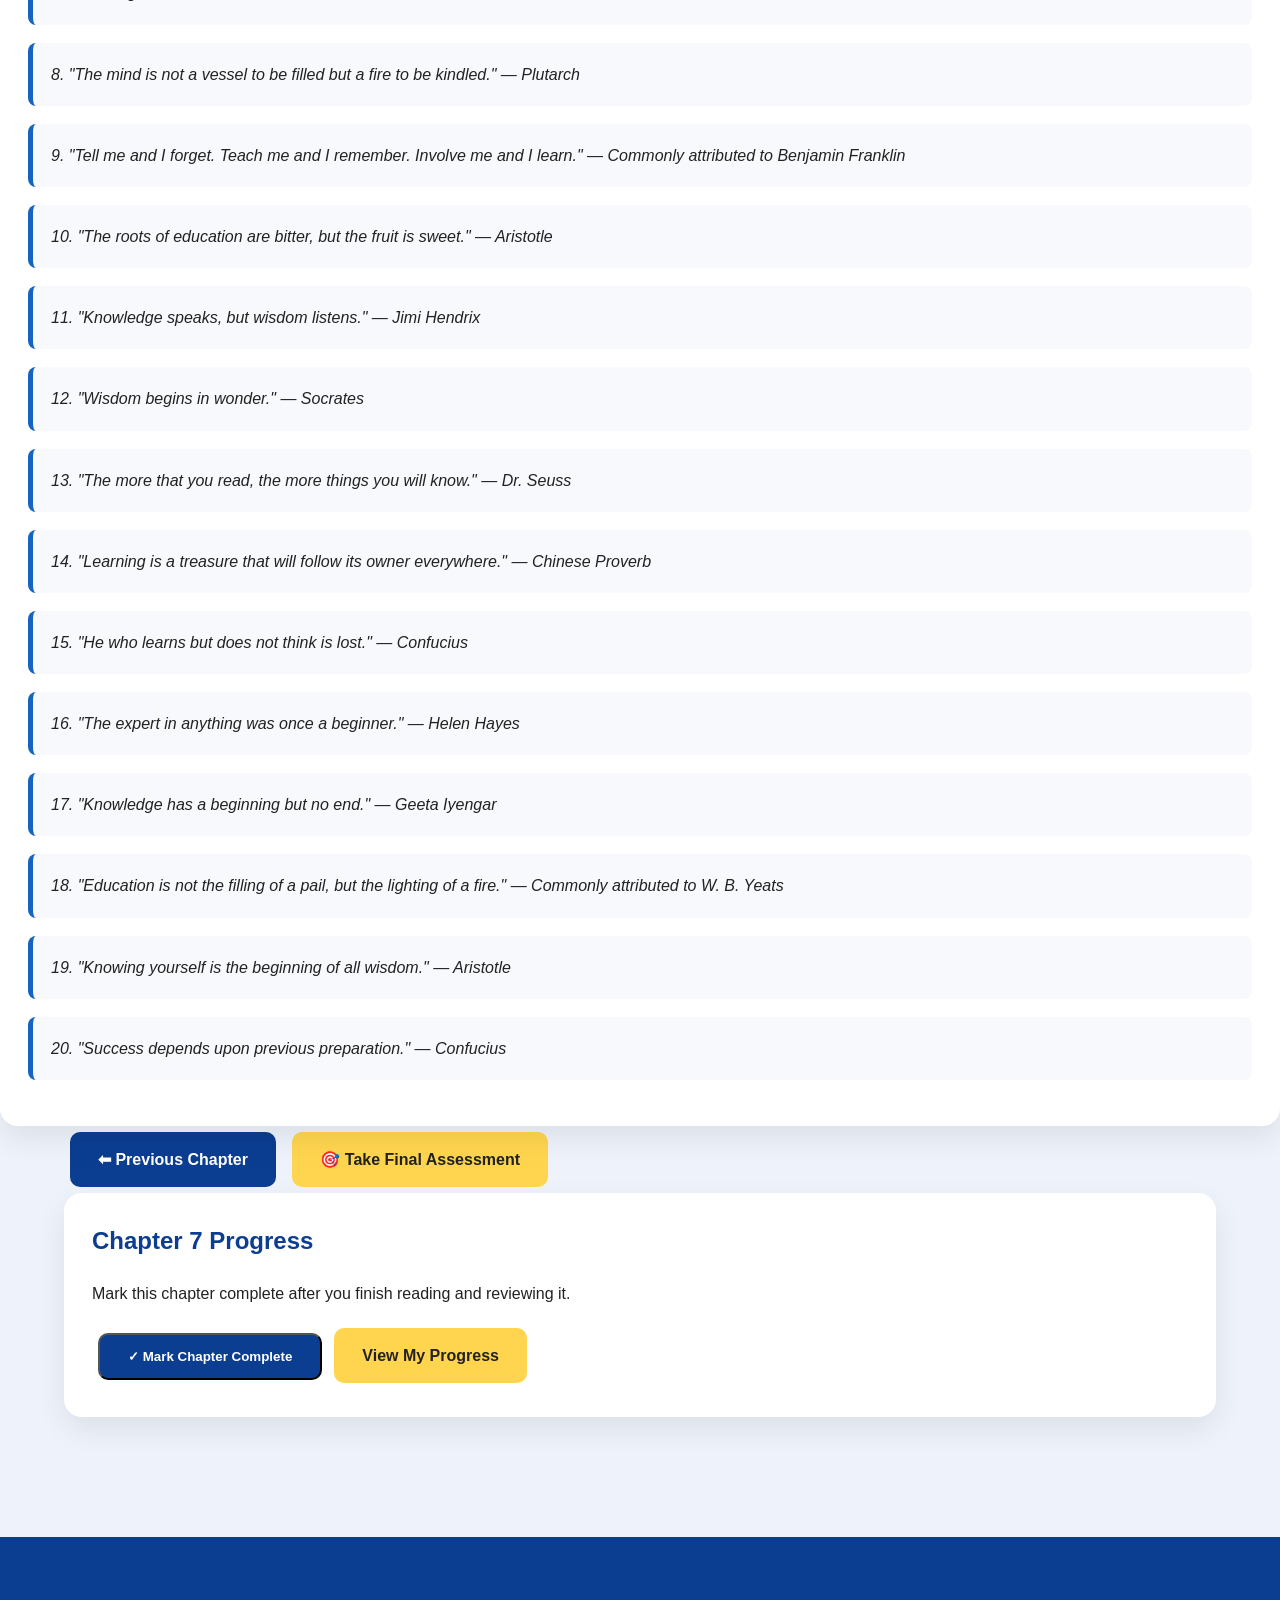
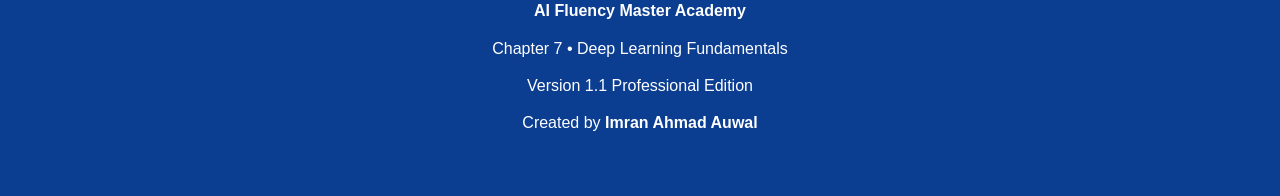
<file: chapters/chapter7.html>
<!DOCTYPE html>

<html lang="en">

<head>

<meta charset="UTF-8">

<meta name="viewport" content="width=device-width, initial-scale=1.0">

<title>Chapter 7 - Deep Learning Fundamentals</title>

<link rel="stylesheet" href="../css/style.css">
<link rel="stylesheet" href="../css/responsive.css">
<link rel="stylesheet" href="../css/animations.css">

</head>

<body>

<header class="site-header">

<div class="container">

<div class="logo">

<h1>AI Fluency Master Academy</h1>

<p>Version 1.1 Professional Edition</p>

</div>

<nav>

<ul>

<li><a href="../index.html">Home</a></li>

<li><a href="chapter6.html">Previous</a></li>

<li><a href="../glossary.html">Glossary</a></li>

<li><a href="../references.html">References</a></li>

<li><a href="../global-quiz.html">Final Quiz</a></li>

</ul>

</nav>

</div>

</header>

<section class="hero">

<div class="container">

<h2>

Chapter 7

Deep Learning Fundamentals

</h2>

<p>

Explore how neural networks with multiple hidden layers learn complex patterns from massive datasets and power today's most advanced Artificial Intelligence systems.

</p>

</div>

</section>

<main>

<section class="container">

<div class="card">

<h2>Chapter Introduction</h2>

<p>

Deep Learning is a specialized branch of Machine Learning that uses Artificial Neural Networks containing multiple hidden layers. These networks automatically learn increasingly complex features from data, allowing computers to solve tasks that were once considered uniquely human.

</p>

<p>

Today, Deep Learning powers facial recognition, self-driving vehicles, medical image analysis, speech assistants, machine translation, fraud detection, recommendation systems, and many Generative AI applications.

</p>

</div>

</section>

<section class="container">

<div class="cards">

<div class="card">

<h3>🎯 Learning Objectives</h3>

<ul>

<li>Understand what Deep Learning is.</li>

<li>Differentiate Machine Learning from Deep Learning.</li>

<li>Understand Artificial Neural Networks.</li>

<li>Recognize common Deep Learning applications.</li>

<li>Identify strengths and limitations.</li>

</ul>

</div>

<div class="card">

<h3>⏱ Reading Time</h3>

<p>

Approximately 30 Minutes

</p>

</div>

<div class="card">

<h3>📊 Difficulty</h3>

<p>

🟡 Intermediate

</p>

</div>

</div>

</section>

<section class="container">

<div class="card">

<h2>What is Deep Learning?</h2>

<p>

Deep Learning enables computers to learn from extremely large datasets using neural networks composed of many interconnected layers. Unlike traditional Machine Learning, Deep Learning automatically discovers important features from raw data with minimal manual feature engineering.

</p>

<p>

For example, instead of manually programming how to recognize a cat, a Deep Learning model can analyze millions of labelled images and gradually learn the visual characteristics that distinguish cats from other objects.

</p>

</div>

</section>

<section class="container">

<div class="card">

<h2>Machine Learning vs Deep Learning</h2>

<table>

<tr>

<th>Machine Learning</th>

<th>Deep Learning</th>

</tr>

<tr>

<td>Often requires manual feature engineering.</td>

<td>Automatically learns features from data.</td>

</tr>

<tr>

<td>Works well with smaller datasets.</td>

<td>Usually requires very large datasets.</td>

</tr>

<tr>

<td>Generally trains faster.</td>

<td>Training can require significant computing power.</td>

</tr>

<tr>

<td>Suitable for many structured data problems.</td>

<td>Excels at images, audio, video, and natural language.</td>

</tr>

</table>

</div>

</section>

<section class="container">

<div class="card">

<h2>Did You Know?</h2>

<blockquote>

Many modern AI assistants, image generation tools, speech recognition systems, and translation services rely on Deep Learning models trained using enormous amounts of data and powerful computing hardware.

</blockquote>

</div>

</section>

  <section class="container">

<div class="card">

<h2>Artificial Neural Networks (ANNs)</h2>

<p>

Artificial Neural Networks are computational models inspired by the human brain. They consist of interconnected processing units called neurons that work together to identify patterns, make predictions, and solve complex problems.

</p>

<p>

Each artificial neuron receives information, performs mathematical calculations, and passes the result to the next layer of the network. By repeating this process across many layers, neural networks can learn highly complex relationships within data.

</p>

</div>

</section>

<section class="container">

<div class="cards">

<div class="card">

<h3>Input Layer</h3>

<p>

The input layer receives the original data. This may include pixels from an image, words from a sentence, audio signals, or numerical measurements collected by sensors.

</p>

</div>

<div class="card">

<h3>Hidden Layers</h3>

<p>

Hidden layers perform the learning process. Each layer extracts increasingly sophisticated patterns from the information received from previous layers.

</p>

</div>

<div class="card">

<h3>Output Layer</h3>

<p>

The output layer produces the final prediction, classification, recommendation, or decision generated by the neural network.

</p>

</div>

</div>

</section>

<section class="container">

<div class="card">

<h2>How Neural Networks Learn</h2>

<p>

During training, a neural network processes thousands or even millions of examples. After making a prediction, the network compares its answer with the correct answer and calculates an error.

</p>

<p>

The learning algorithm then adjusts the network's internal parameters to reduce future errors. Repeating this process many times gradually improves prediction accuracy.

</p>

</div>

</section>

<section class="container">

<div class="card">

<h2>Activation Functions</h2>

<p>

Activation functions help neural networks determine whether information should continue flowing through the network. Without activation functions, deep neural networks would behave like simple mathematical equations and would be unable to solve complex tasks.

</p>

<table>

<tr>

<th>Activation Function</th>

<th>Main Purpose</th>

</tr>

<tr>

<td>ReLU</td>

<td>Fast and widely used in modern deep neural networks.</td>

</tr>

<tr>

<td>Sigmoid</td>

<td>Produces outputs between 0 and 1, useful for probability estimation.</td>

</tr>

<tr>

<td>Tanh</td>

<td>Produces values between -1 and 1 and is useful in certain neural network architectures.</td>

</tr>

<tr>

<td>Softmax</td>

<td>Converts outputs into probabilities across multiple classes.</td>

</tr>

</table>

</div>

</section>

<section class="container">

<div class="card">

<h2>Did You Know?</h2>

<blockquote>

The largest modern Deep Learning models contain billions of adjustable parameters and are trained using specialized hardware such as GPUs and AI accelerators to process enormous datasets efficiently.

</blockquote>

</div>

</section>

<section class="container">

<div class="card">

<h2>Knowledge Check</h2>

<p>

Think about the following questions before moving to the next section:

</p>

<ol>

<li>Why are hidden layers important?</li>

<li>What is the purpose of the output layer?</li>

<li>Why are activation functions necessary?</li>

<li>How does a neural network improve over time?</li>

</ol>

</div>

</section>

  <section class="container">

<div class="card">

<h2>Major Deep Learning Architectures</h2>

<p>

Different Deep Learning architectures are designed for different types of data and tasks. Selecting the appropriate architecture is essential for achieving high performance.

</p>

<table>

<tr>
<th>Architecture</th>
<th>Best Used For</th>
</tr>

<tr>
<td>Convolutional Neural Network (CNN)</td>
<td>Image recognition, object detection, facial recognition, and medical imaging.</td>
</tr>

<tr>
<td>Recurrent Neural Network (RNN)</td>
<td>Sequential data such as speech recognition, language translation, and time-series forecasting.</td>
</tr>

<tr>
<td>Transformer</td>
<td>Natural language understanding, translation, summarization, and Large Language Models.</td>
</tr>

<tr>
<td>Autoencoder</td>
<td>Data compression, feature learning, and anomaly detection.</td>
</tr>

<tr>
<td>Generative Adversarial Network (GAN)</td>
<td>Image generation, image enhancement, and synthetic data creation.</td>
</tr>

</table>

</div>

</section>

<section class="container">

<div class="card">

<h2>Convolutional Neural Networks (CNNs)</h2>

<p>

CNNs are specialized neural networks designed to process images. They automatically learn visual features such as edges, textures, shapes, and objects through layers of convolution and pooling.

</p>

<p>

Applications include facial recognition, medical image analysis, autonomous vehicles, satellite imagery, quality inspection in manufacturing, and security surveillance.

</p>

</div>

</section>

<section class="container">

<div class="card">

<h2>Recurrent Neural Networks (RNNs)</h2>

<p>

Unlike traditional neural networks, RNNs are designed to process sequences of information. They consider previous inputs when making predictions, making them useful for language processing and time-dependent data.

</p>

<p>

Although many modern systems now rely on Transformers, understanding RNNs provides valuable historical context for sequence modeling.

</p>

</div>

</section>

<section class="container">

<div class="card">

<h2>Transformers and Large Language Models</h2>

<p>

Transformers revolutionized Artificial Intelligence by enabling models to process relationships between words efficiently and at scale. They form the foundation of many modern Large Language Models (LLMs).

</p>

<p>

LLMs are trained on extensive collections of text to learn patterns in language. This enables them to assist with writing, summarization, translation, coding, question answering, and many other language-based tasks.

</p>

<p>

Examples of applications built using transformer-based models include AI writing assistants, conversational agents, document summarizers, and code generation tools.

</p>

</div>

</section>

<section class="container">

<div class="card">

<h2>Training Deep Learning Models</h2>

<p>

Training a Deep Learning model involves presenting many examples, comparing predictions with the correct answers, measuring the error using a loss function, and updating the model's parameters to improve future predictions.

</p>

<p>

This process is repeated over many iterations until the model achieves acceptable performance on unseen data.

</p>

</div>

</section>

<section class="container">

<div class="card">

<h2>Transfer Learning</h2>

<p>

Transfer Learning allows developers to begin with a model that has already learned useful representations from large datasets. Instead of training from scratch, the model is adapted to a new task using a smaller dataset.

</p>

<p>

This approach reduces training time, lowers computing costs, and often improves performance, especially when labelled data is limited.

</p>

</div>

</section>

<section class="container">

<div class="card">

<h2>Mini Knowledge Check</h2>

<ol>

<li>Which architecture is commonly used for image recognition?</li>

<li>What type of data are RNNs designed to process?</li>

<li>Why have Transformers become so influential in modern AI?</li>

<li>What is the main advantage of Transfer Learning?</li>

</ol>

</div>

</section>

  <section class="container">

<div class="card">

<h2>Deep Learning in the Real World</h2>

<p>

Deep Learning is transforming industries across the world by solving problems that require recognizing complex patterns in images, sound, text, and large datasets. Many of the AI-powered technologies we use every day are built upon Deep Learning models.

</p>

<div class="cards">

<div>

<h3>🏥 Healthcare</h3>

<p>

Assist doctors in detecting diseases from X-rays, CT scans, MRI images, and pathology slides.

</p>

</div>

<div>

<h3>🚗 Transportation</h3>

<p>

Enable autonomous driving systems to recognize roads, pedestrians, vehicles, traffic signs, and obstacles.

</p>

</div>

<div>

<h3>🏭 Manufacturing</h3>

<p>

Improve quality inspection, predictive maintenance, and industrial automation.

</p>

</div>

<div>

<h3>🏦 Finance</h3>

<p>

Detect fraudulent transactions, assess financial risks, and automate customer support.

</p>

</div>

<div>

<h3>🎓 Education</h3>

<p>

Power intelligent tutoring systems, automatic grading, personalized learning, and AI teaching assistants.

</p>

</div>

<div>

<h3>🌍 Environmental Science</h3>

<p>

Monitor climate change, analyze satellite imagery, predict natural disasters, and support wildlife conservation.

</p>

</div>

</div>

</div>

</section>

<section class="container">

<div class="card">

<h2>Industry Case Study</h2>

<p>

A hospital introduced a Deep Learning system to assist radiologists in reviewing chest X-ray images. The AI system highlighted areas that might require closer examination, allowing medical professionals to review cases more efficiently.

</p>

<p>

The system supported healthcare professionals by acting as a decision-support tool. Final diagnoses continued to be made by qualified clinicians after reviewing all available medical information.

</p>

</div>

</section>

<section class="container">

<div class="card">

<h2>Best Practices</h2>

<ul>

<li>Use high-quality and representative datasets.</li>

<li>Protect privacy and sensitive information.</li>

<li>Evaluate models on unseen data before deployment.</li>

<li>Monitor model performance after deployment.</li>

<li>Document assumptions, limitations, and training data.</li>

<li>Work with domain experts when applying AI in specialized fields.</li>

<li>Use Deep Learning only when it is appropriate for the problem.</li>

<li>Continuously improve models using updated data and feedback.</li>

</ul>

</div>

</section>

<section class="container">

<div class="card">

<h2>Common Mistakes</h2>

<ul>

<li>Assuming more data always guarantees better results.</li>

<li>Ignoring bias in training datasets.</li>

<li>Using Deep Learning for problems that simpler methods can solve.</li>

<li>Skipping model validation.</li>

<li>Ignoring computational costs.</li>

<li>Overfitting the training data.</li>

<li>Deploying models without monitoring.</li>

<li>Blindly trusting AI outputs without human review.</li>

</ul>

</div>

</section>

<section class="container">

<div class="card">

<h2>Practical Assignment</h2>

<p>

Select one industry such as healthcare, engineering, agriculture, banking, manufacturing, or education.

</p>

<p>

Prepare a short report describing:

</p>

<ol>

<li>A problem that could benefit from Deep Learning.</li>

<li>The type of data required.</li>

<li>The expected outcome.</li>

<li>Potential benefits.</li>

<li>Possible risks or limitations.</li>

</ol>

</div>

</section>

<section class="container">

<div class="card">

<h2>Chapter Summary</h2>

<p>

Deep Learning extends Machine Learning by using neural networks with many hidden layers to learn complex patterns directly from data. You explored neural networks, major architectures such as CNNs, RNNs, Transformers, and GANs, as well as training concepts, Transfer Learning, practical applications, and responsible deployment. These concepts provide the foundation for understanding modern AI systems.

</p>

</div>

</section>

<section class="container">

<div class="card">

<h2>Knowledge Assessment</h2>

<ol>

<li>What is Deep Learning?</li>

<li>How does Deep Learning differ from Machine Learning?</li>

<li>What is an Artificial Neural Network?</li>

<li>Name the three main layers of a neural network.</li>

<li>What is the purpose of hidden layers?</li>

<li>Which architecture is commonly used for image recognition?</li>

<li>What are Transformers mainly used for?</li>

<li>Explain Transfer Learning.</li>

<li>Why are GPUs commonly used for Deep Learning?</li>

<li>Name three real-world applications of Deep Learning.</li>

<li>What is overfitting?</li>

<li>Why is model validation important?</li>

<li>List two best practices for responsible AI.</li>

<li>Why should humans continue reviewing important AI decisions?</li>

<li>What topic are you most interested in exploring next?</li>

</ol>

</div>

</section>

  <!-- ===================================================== -->
<!-- 20 QUOTES -->
<!-- ===================================================== -->

<section class="card reveal">

<h2>Twenty Inspiring Quotes on Knowledge and Learning</h2>

<blockquote>1. "The only true wisdom is in knowing you know nothing." — Socrates</blockquote>

<blockquote>2. "An investment in knowledge pays the best interest." — Benjamin Franklin</blockquote>

<blockquote>3. "Knowledge is power." — Francis Bacon</blockquote>

<blockquote>4. "The beautiful thing about learning is that no one can take it away from you." — B. B. King</blockquote>

<blockquote>5. "Education is the passport to the future." — Malcolm X</blockquote>

<blockquote>6. "Live as if you were to die tomorrow. Learn as if you were to live forever." — Mahatma Gandhi</blockquote>

<blockquote>7. "Learning never exhausts the mind." — Leonardo da Vinci</blockquote>

<blockquote>8. "The mind is not a vessel to be filled but a fire to be kindled." — Plutarch</blockquote>

<blockquote>9. "Tell me and I forget. Teach me and I remember. Involve me and I learn." — Commonly attributed to Benjamin Franklin</blockquote>

<blockquote>10. "The roots of education are bitter, but the fruit is sweet." — Aristotle</blockquote>

<blockquote>11. "Knowledge speaks, but wisdom listens." — Jimi Hendrix</blockquote>

<blockquote>12. "Wisdom begins in wonder." — Socrates</blockquote>

<blockquote>13. "The more that you read, the more things you will know." — Dr. Seuss</blockquote>

<blockquote>14. "Learning is a treasure that will follow its owner everywhere." — Chinese Proverb</blockquote>

<blockquote>15. "He who learns but does not think is lost." — Confucius</blockquote>

<blockquote>16. "The expert in anything was once a beginner." — Helen Hayes</blockquote>

<blockquote>17. "Knowledge has a beginning but no end." — Geeta Iyengar</blockquote>

<blockquote>18. "Education is not the filling of a pail, but the lighting of a fire." — Commonly attributed to W. B. Yeats</blockquote>

<blockquote>19. "Knowing yourself is the beginning of all wisdom." — Aristotle</blockquote>

<blockquote>20. "Success depends upon previous preparation." — Confucius</blockquote>

</section>

<section class="container">

<div class="hero-buttons">

<a class="btn" href="chapter6.html">

⬅ Previous Chapter

</a>

<a class="btn secondary" href="../global-quiz.html">

🎯 Take Final Assessment

</a>

</div>

</section>

</main>

<footer class="site-footer">

<div class="container">

<p><strong>AI Fluency Master Academy</strong></p>

<p>Chapter 7 • Deep Learning Fundamentals</p>

<p>Version 1.1 Professional Edition</p>

<p>Created by <strong>Imran Ahmad Auwal</strong></p>

</div>

</footer>

<script src="../js/app.js"></script>

</body>

</html>
</file>
<file: css/style.css>
/* ==========================================
   AI FLUENCY MASTER ACADEMY
   Main Stylesheet
========================================== */

*{
margin:0;
padding:0;
box-sizing:border-box;
}

html{

scroll-behavior:smooth;

}

body{

font-family:Arial,Helvetica,sans-serif;

background:#eef3fb;

color:#222;

line-height:1.7;

}

/* ========================= */

.container{

width:90%;

max-width:1200px;

margin:auto;

}

/* ========================= */

.site-header{

background:#0b3d91;

color:#fff;

padding:18px 0;

position:sticky;

top:0;

z-index:999;

box-shadow:0 5px 20px rgba(0,0,0,.12);

}

.site-header .container{

display:flex;

justify-content:space-between;

align-items:center;

flex-wrap:wrap;

gap:20px;

}

.logo h1{

font-size:30px;

}

.logo p{

font-size:14px;

opacity:.9;

margin-top:4px;

}

nav ul{

list-style:none;

display:flex;

flex-wrap:wrap;

gap:18px;

}

nav a{

text-decoration:none;

color:white;

font-weight:600;

transition:.3s;

}

nav a:hover{

color:#ffd54f;

}

/* ========================= */

.hero{

background:linear-gradient(135deg,#0b3d91,#1565c0);

color:white;

padding:90px 0;

}

.hero-grid{

display:grid;

grid-template-columns:2fr 1fr;

gap:40px;

align-items:center;

}

.hero h2{

font-size:48px;

margin-bottom:20px;

}

.hero p{

font-size:19px;

margin-bottom:30px;

}

.hero-card{

background:rgba(255,255,255,.12);

backdrop-filter:blur(12px);

padding:30px;

border-radius:18px;

box-shadow:0 15px 40px rgba(0,0,0,.2);

}

.hero-card h3{

margin-bottom:20px;

}

.hero-card ul{

list-style:none;

}

.hero-card li{

padding:8px 0;

}

/* ==========================================
   BUTTONS
========================================== */

.btn{

display:inline-block;

background:#0b3d91;

color:#fff;

padding:14px 28px;

border-radius:10px;

text-decoration:none;

font-weight:bold;

transition:.3s ease;

margin:6px;

}

.btn:hover{

background:#1565c0;

transform:translateY(-3px);

box-shadow:0 10px 25px rgba(0,0,0,.15);

}

.btn.secondary{

background:#ffd54f;

color:#222;

}

.btn.secondary:hover{

background:#ffca28;

}

/* ==========================================
   MAIN CONTENT
========================================== */

main{

padding:60px 0;

}

.section-title{

text-align:center;

font-size:36px;

margin-bottom:40px;

color:#0b3d91;

}

/* ==========================================
   CARDS
========================================== */

.cards{

display:grid;

grid-template-columns:repeat(auto-fit,minmax(260px,1fr));

gap:25px;

margin-top:25px;

margin-bottom:50px;

}

.card{

background:#fff;

padding:28px;

border-radius:18px;

box-shadow:0 12px 30px rgba(0,0,0,.08);

transition:.35s;

}

.card:hover{

transform:translateY(-8px);

box-shadow:0 20px 40px rgba(0,0,0,.15);

}

.card h2{

margin-bottom:18px;

color:#0b3d91;

}

.card h3{

margin-bottom:12px;

color:#1565c0;

}

.card h4{

margin-bottom:10px;

color:#444;

}

.card p{

margin-bottom:15px;

}

/* ==========================================
   GRID
========================================== */

.grid{

display:grid;

grid-template-columns:repeat(auto-fit,minmax(260px,1fr));

gap:25px;

}

/* ==========================================
   LISTS
========================================== */

ul{

padding-left:20px;

}

li{

margin-bottom:10px;

}

/* ==========================================
   TABLES
========================================== */

table{

width:100%;

border-collapse:collapse;

margin:25px 0;

background:#fff;

border-radius:12px;

overflow:hidden;

}

table th{

background:#0b3d91;

color:#fff;

padding:15px;

text-align:left;

}

table td{

padding:15px;

border-bottom:1px solid #e5e5e5;

}

table tr:nth-child(even){

background:#f8f9fc;

}

/* ==========================================
   FORM ELEMENTS
========================================== */

input,
textarea,
select{

width:100%;

padding:14px;

margin:12px 0;

border:1px solid #ccc;

border-radius:10px;

font-size:16px;

outline:none;

transition:.3s;

}

input:focus,
textarea:focus,
select:focus{

border-color:#1565c0;

box-shadow:0 0 8px rgba(21,101,192,.25);

}

/* ==========================================
   QUIZ
========================================== */

#quizForm label{

display:block;

padding:10px;

margin:8px 0;

background:#f4f7fb;

border-radius:8px;

cursor:pointer;

transition:.3s;

}

#quizForm label:hover{

background:#dfe9f7;

}

#result{

background:#e8f5e9;

border-left:6px solid #2e7d32;

}

/* ==========================================
   BLOCKQUOTE
========================================== */

blockquote{

background:#f8f9fc;

border-left:5px solid #1565c0;

padding:18px;

margin:18px 0;

font-style:italic;

border-radius:8px;

}

/* ==========================================
   FOOTER
========================================== */

.site-footer{

background:#0b3d91;

color:#fff;

text-align:center;

padding:50px 20px;

margin-top:60px;

}

.site-footer hr{

margin:20px auto;

max-width:400px;

border:0;

border-top:1px solid rgba(255,255,255,.3);

}

.site-footer p{

margin:10px 0;

}

/* ==========================================
   RESPONSIVE DESIGN
========================================== */

@media (max-width: 992px){

.hero-grid{

grid-template-columns:1fr;

text-align:center;

}

.site-header .container{

flex-direction:column;

}

nav ul{

justify-content:center;

}

.hero h2{

font-size:38px;

}

.section-title{

font-size:30px;

}

}

@media (max-width:768px){

.container{

width:95%;

}

.hero{

padding:60px 0;

}

.hero h2{

font-size:30px;

}

.hero p{

font-size:17px;

}

.cards,
.grid{

grid-template-columns:1fr;

}

.logo h1{

font-size:24px;

}

nav ul{

flex-direction:column;

align-items:center;

gap:12px;

}

.btn{

display:block;

width:100%;

text-align:center;

margin:12px 0;

}

table{

display:block;

overflow-x:auto;

white-space:nowrap;

}

}

@media (max-width:480px){

.hero h2{

font-size:26px;

}

.section-title{

font-size:26px;

}

.card{

padding:20px;

}

}

/* ==========================================
   SIMPLE ANIMATIONS
========================================== */

.card,
.hero-card,
.btn{

transition:all .3s ease;

}

.reveal{

animation:fadeIn .8s ease;

}

@keyframes fadeIn{

from{

opacity:0;

transform:translateY(20px);

}

to{

opacity:1;

transform:translateY(0);

}

}

/* ==========================================
   UTILITIES
========================================== */

.text-center{

text-align:center;

}

.mt-1{margin-top:10px;}
.mt-2{margin-top:20px;}
.mt-3{margin-top:30px;}
.mt-4{margin-top:40px;}

.mb-1{margin-bottom:10px;}
.mb-2{margin-bottom:20px;}
.mb-3{margin-bottom:30px;}
.mb-4{margin-bottom:40px;}

img{

max-width:100%;

height:auto;

display:block;

}

/* ==========================================
   END OF STYLESHEET
========================================== */
</file>
<file: css/animations.css>
/* ==========================================
   AI Fluency Master - animations.css
   Version: 1.0
========================================== */

/* Smooth fade in */
@keyframes fadeIn {
    from {
        opacity: 0;
    }
    to {
        opacity: 1;
    }
}

/* Fade up */
@keyframes fadeUp {
    from {
        opacity: 0;
        transform: translateY(35px);
    }

    to {
        opacity: 1;
        transform: translateY(0);
    }
}

/* Floating effect */
@keyframes floating {

    0%,
    100% {
        transform: translateY(0px);
    }

    50% {
        transform: translateY(-12px);
    }
}

/* Soft glow */
@keyframes glowPulse {

    0%,
    100% {
        box-shadow: 0 0 10px rgba(212, 175, 55, .25);
    }

    50% {
        box-shadow: 0 0 28px rgba(212, 175, 55, .55);
    }
}

/* Card reveal */
.reveal {
    opacity: 0;
    transform: translateY(30px);
    transition:
        opacity .8s ease,
        transform .8s ease;
}

.reveal.active {
    opacity: 1;
    transform: translateY(0);
}

/* Hero animation */
.hero {
    animation: fadeIn 1.2s ease;
}

/* Floating objects */
.float {
    animation: floating 5s ease-in-out infinite;
}

/* Premium buttons */
.btn:hover {
    animation: glowPulse 1.5s infinite;
}

/* Cards */
.card {
    transition:
        transform .35s ease,
        box-shadow .35s ease;
}

.card:hover {
    transform: translateY(-8px);
}

/* Titles */
.section-title {
    animation: fadeUp .8s ease;
}
</file>
<file: css/responsive.css>
/* AI Fluency Master - responsive.css */

/* Large tablets */
@media (max-width:1024px){
  .container{width:94%;}
  .hero h2{font-size:2.5rem;}
}

/* Tablets */
@media (max-width:768px){
  .site-header .container{
    flex-direction:column;
    gap:12px;
  }
  nav{
    display:flex;
    flex-wrap:wrap;
    justify-content:center;
    gap:12px;
  }
  nav a{margin:0;}
  .hero{
    min-height:70vh;
    padding:40px 20px;
  }
  .hero h2{font-size:2rem;}
  .grid{
    grid-template-columns:1fr;
  }
}

/* Phones */
@media (max-width:480px){
  body{font-size:16px;}
  .hero h2{font-size:1.6rem;}
  .hero p{font-size:.95rem;}
  .btn{
    display:block;
    width:100%;
    margin:10px 0;
    text-align:center;
  }
  section{padding:50px 0;}
  .card{padding:18px;}
}
</file>
